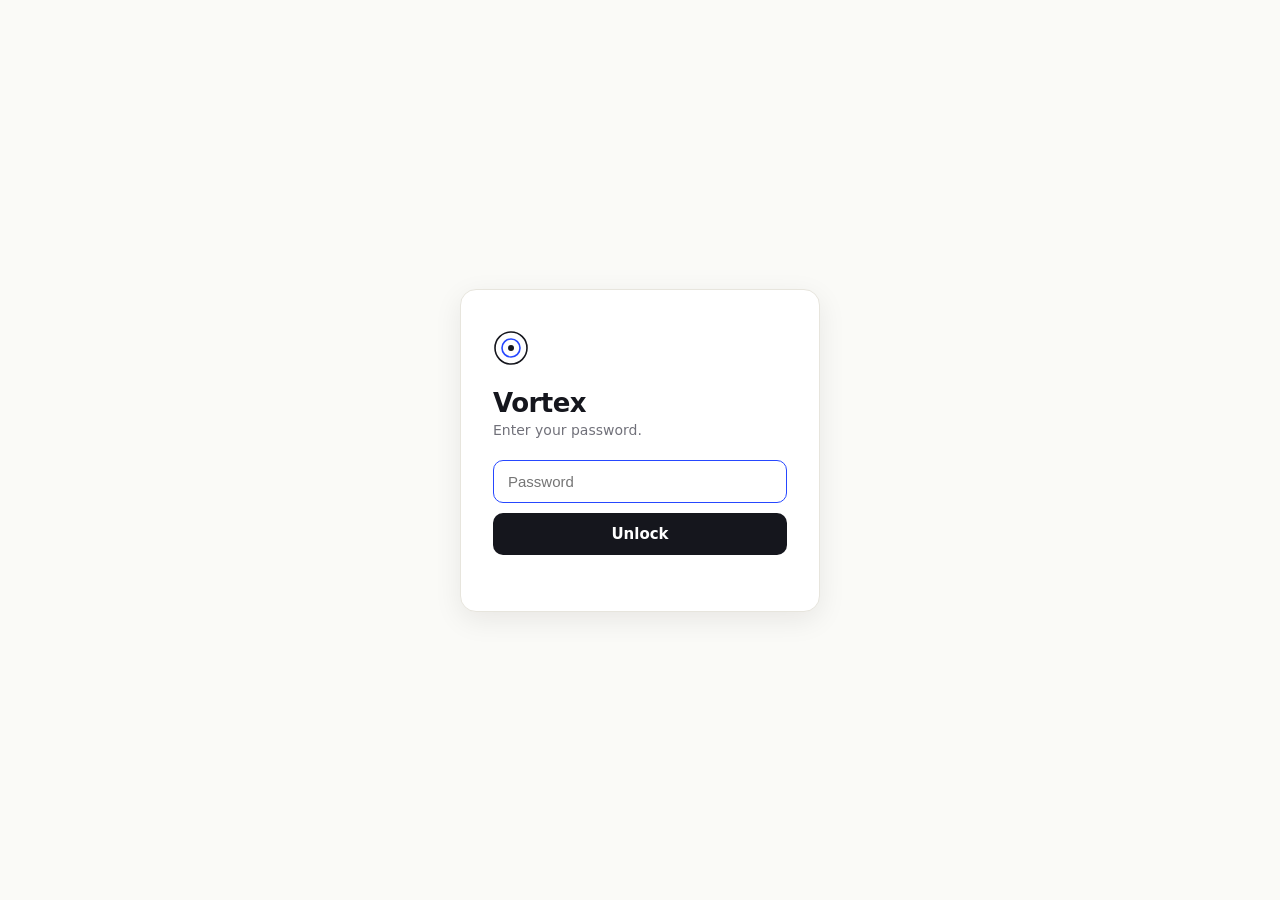
<file: index.html>
<!DOCTYPE html>
<html lang="en">
<head>
<meta charset="UTF-8" />
<meta name="viewport" content="width=device-width, initial-scale=1.0" />
<title>Vortex</title>
<style>
  :root {
    --bg:        #fafaf7;
    --surface:   #ffffff;
    --ink:       #15161d;
    --ink-soft:  #3a3a44;
    --muted:     #71717a;
    --line:      #e7e5dd;
    --line-soft: #f1efe8;
    --accent:    #2647ff;
    --accent-soft: #eef0ff;
    --warn:      #c9591a;
    --good:      #1d7a47;
    --save:      #b07d10;
    --shadow-sm: 0 1px 2px rgba(20, 16, 8, 0.04);
    --shadow:    0 8px 28px rgba(20, 16, 8, 0.08);
    --shadow-lg: 0 24px 60px rgba(20, 16, 8, 0.18);
    --radius:    14px;
    --radius-sm: 8px;
  }
  * { box-sizing: border-box; }
  html, body { margin: 0; padding: 0; }
  body {
    font-family: "Inter", -apple-system, BlinkMacSystemFont, "Segoe UI", system-ui, sans-serif;
    color: var(--ink);
    background: var(--bg);
    min-height: 100vh;
    -webkit-font-smoothing: antialiased;
    text-rendering: optimizeLegibility;
  }
  button { font-family: inherit; cursor: pointer; }
  .hidden { display: none !important; }
  a { color: var(--accent); text-decoration: none; }
  a:hover { text-decoration: underline; }

  /* ── Lock screen ─────────────────────────────────────────────── */
  #lock {
    position: fixed; inset: 0; z-index: 200;
    display: flex; align-items: center; justify-content: center;
    background: var(--bg);
  }
  .lock-card {
    background: var(--surface);
    border: 1px solid var(--line);
    border-radius: 16px;
    padding: 40px 32px 28px;
    width: min(360px, 90vw);
    box-shadow: var(--shadow);
  }
  .lock-mark { width: 36px; height: 36px; margin-bottom: 22px; display: block; }
  .lock-card h1 { margin: 0 0 4px; font-size: 26px; font-weight: 700; letter-spacing: -0.02em; }
  .lock-card .lock-sub { color: var(--muted); margin: 0 0 22px; font-size: 14px; }
  .lock-card input {
    width: 100%; padding: 12px 14px;
    border: 1.5px solid var(--line); border-radius: 10px;
    background: var(--bg); color: var(--ink);
    font-size: 15px; outline: none;
    transition: border-color 0.15s, background 0.15s;
  }
  .lock-card input:focus { border-color: var(--accent); background: white; }
  .lock-card button[type="submit"] {
    margin-top: 10px; width: 100%; padding: 12px 14px;
    border: none; border-radius: 10px;
    background: var(--ink); color: white;
    font-weight: 600; font-size: 15px;
  }
  .lock-card button[type="submit"]:hover { opacity: 0.88; }
  .lock-error { color: var(--warn); margin-top: 10px; font-size: 13px; min-height: 18px; }

  /* ── Topbar ──────────────────────────────────────────────────── */
  header.topbar {
    display: flex; align-items: center; gap: 14px;
    padding: 12px 22px;
    border-bottom: 1px solid var(--line);
    background: var(--bg);
    position: sticky; top: 0; z-index: 30;
  }
  .icon-btn {
    background: transparent; border: 1px solid transparent;
    width: 36px; height: 36px;
    border-radius: 8px;
    display: inline-flex; align-items: center; justify-content: center;
    color: var(--ink);
    transition: background 0.12s, border-color 0.12s;
  }
  .icon-btn:hover { background: var(--line-soft); }
  .icon-btn svg { width: 18px; height: 18px; }
  .brand {
    display: flex; align-items: center; gap: 8px;
    cursor: pointer; user-select: none;
  }
  .brand svg { width: 22px; height: 22px; }
  .brand span { font-size: 14px; font-weight: 700; letter-spacing: 0.06em; }
  .topbar-spacer { flex: 1; }
  .topbar-meta { font-size: 12px; color: var(--muted); font-variant-numeric: tabular-nums; white-space: nowrap; }

  /* ── Drawer ──────────────────────────────────────────────────── */
  .scrim {
    position: fixed; inset: 0; background: rgba(20,16,8,0.34);
    z-index: 80; opacity: 0; pointer-events: none;
    transition: opacity 0.18s;
  }
  .scrim.show { opacity: 1; pointer-events: auto; }
  .drawer {
    position: fixed; top: 0; bottom: 0; left: 0;
    width: 280px; background: var(--surface);
    border-right: 1px solid var(--line);
    z-index: 90;
    transform: translateX(-100%);
    transition: transform 0.22s cubic-bezier(.4,.0,.2,1);
    display: flex; flex-direction: column;
    box-shadow: var(--shadow-lg);
  }
  .drawer.open { transform: translateX(0); }
  .drawer-head {
    display: flex; align-items: center; justify-content: space-between;
    padding: 14px 16px;
    border-bottom: 1px solid var(--line);
  }
  .drawer-head .brand { padding: 0; }
  .drawer-body { flex: 1; overflow-y: auto; padding: 12px 10px; }
  .drawer-foot { padding: 12px 10px; border-top: 1px solid var(--line); }
  .nav-label {
    font-size: 11px; text-transform: uppercase; letter-spacing: 0.12em;
    color: var(--muted); font-weight: 600;
    padding: 14px 10px 6px;
  }
  .nav-btn {
    display: flex; align-items: center; gap: 10px;
    width: 100%; padding: 9px 10px;
    background: transparent; border: none;
    color: var(--ink); text-align: left;
    border-radius: 8px;
    font-size: 14px; font-weight: 500;
    transition: background 0.12s;
  }
  .nav-btn:hover { background: var(--line-soft); }
  .nav-btn.active { background: var(--accent-soft); color: var(--accent); font-weight: 600; }
  .nav-dot { width: 6px; height: 6px; border-radius: 50%; background: currentColor; opacity: 0.45; flex: none; }
  .nav-divider { height: 1px; background: var(--line); margin: 10px 6px; border: 0; }

  /* ── Main ────────────────────────────────────────────────────── */
  main#main { padding: 28px 22px 80px; max-width: 880px; margin: 0 auto; }
  .page-head { margin-bottom: 26px; }
  .page-head h1 { margin: 0 0 4px; font-size: 26px; font-weight: 700; letter-spacing: -0.02em; }
  .page-head p { margin: 0; color: var(--muted); font-size: 14.5px; }

  /* ── Dashboard cards ─────────────────────────────────────────── */
  .nav-grid {
    display: grid;
    grid-template-columns: repeat(auto-fill, minmax(220px, 1fr));
    gap: 10px;
    margin-bottom: 28px;
  }
  .nav-card {
    background: var(--surface);
    border: 1px solid var(--line);
    border-radius: var(--radius);
    padding: 16px 16px 14px;
    text-align: left;
    transition: border-color 0.12s, background 0.12s;
  }
  .nav-card:hover { border-color: #cfccc1; background: var(--surface); }
  .nav-card .nav-card-row { display: flex; align-items: center; gap: 8px; margin-bottom: 6px; }
  .nav-card .mark {
    width: 8px; height: 8px; border-radius: 50%; background: var(--ink); flex: none;
  }
  .nav-card.workspace .mark { background: var(--accent); }
  .nav-card.discover .mark  { background: var(--ink); opacity: 0.5; }
  .nav-card.library  .mark  { background: var(--save); }
  .nav-card h3 { margin: 0; font-size: 15px; font-weight: 700; letter-spacing: -0.01em; }
  .nav-card p  { margin: 4px 0 0; color: var(--muted); font-size: 13px; line-height: 1.5; }

  .group-label {
    font-size: 11px; text-transform: uppercase; letter-spacing: 0.12em;
    color: var(--muted); font-weight: 600; margin: 24px 0 10px;
  }

  /* ── Section items ───────────────────────────────────────────── */
  .section-tabs {
    display: inline-flex;
    background: var(--surface);
    border: 1px solid var(--line);
    border-radius: 999px;
    padding: 3px;
    gap: 2px;
    margin-bottom: 22px;
  }
  .refresh-row {
    display: flex; align-items: center; gap: 12px; flex-wrap: wrap;
    margin-bottom: 22px;
  }
  .refresh-row .section-tabs { margin-bottom: 0; }
  .refresh-btn {
    display: inline-flex; align-items: center; gap: 7px;
    background: var(--surface); color: var(--ink);
    border: 1px solid var(--line);
    padding: 7px 13px; border-radius: 999px;
    font-size: 13px; font-weight: 600;
  }
  .refresh-btn:hover { background: var(--line-soft); }
  .refresh-btn:disabled { opacity: 0.6; cursor: progress; }
  .refresh-btn svg { width: 13px; height: 13px; }
  .refresh-btn.spinning svg { animation: spin 0.9s linear infinite; }
  @keyframes spin { to { transform: rotate(360deg); } }
  .refresh-status {
    font-size: 12px; color: var(--muted); font-variant-numeric: tabular-nums;
  }
  .refresh-status.error { color: var(--warn); cursor: pointer; text-decoration: underline; text-decoration-style: dotted; text-underline-offset: 3px; }
  .refresh-errors {
    width: 100%;
    margin-top: 8px;
    padding: 0;
    font-size: 12px;
    color: var(--muted);
    display: none;
    background: var(--surface);
    border: 1px solid var(--line);
    border-radius: 8px;
    font-family: ui-monospace, "SF Mono", Menlo, monospace;
  }
  .refresh-errors.open { display: block; padding: 10px 12px; }
  .refresh-errors .feed-line { padding: 4px 0; border-bottom: 1px dashed var(--line); }
  .refresh-errors .feed-line:last-child { border-bottom: 0; }
  .refresh-errors .feed-host { color: var(--ink); font-weight: 600; }
  .refresh-errors .feed-attempt { display: block; padding-left: 10px; color: var(--muted); }
  .refresh-errors .feed-ok { color: #2c8a4a; }

  /* Custom modal (replaces native prompt/confirm) */
  .modal-backdrop {
    position: fixed; inset: 0;
    background: rgba(15, 18, 26, 0.42);
    backdrop-filter: blur(4px);
    -webkit-backdrop-filter: blur(4px);
    display: flex; align-items: center; justify-content: center;
    z-index: 200;
    animation: modalFade 0.14s ease-out;
  }
  @keyframes modalFade { from { opacity: 0; } to { opacity: 1; } }
  .modal {
    background: var(--bg);
    border: 1px solid var(--line);
    border-radius: 14px;
    box-shadow: 0 24px 60px -12px rgba(15, 18, 26, 0.35);
    width: min(420px, calc(100vw - 32px));
    max-height: calc(100vh - 32px);
    overflow: auto;
    padding: 22px;
    animation: modalRise 0.18s cubic-bezier(.2,.8,.2,1);
  }
  @keyframes modalRise { from { transform: translateY(8px); opacity: 0; } to { transform: none; opacity: 1; } }
  .modal h3 {
    margin: 0 0 4px; font-size: 17px; font-weight: 600; color: var(--ink);
  }
  .modal .modal-sub {
    margin: 0 0 16px; font-size: 13px; color: var(--muted);
  }
  .modal-options { display: flex; flex-direction: column; gap: 6px; margin-bottom: 16px; }
  .modal-option {
    text-align: left;
    background: var(--surface);
    border: 1px solid var(--line);
    border-radius: 10px;
    padding: 11px 13px;
    font-size: 14px;
    font-weight: 500;
    color: var(--ink);
    transition: background 0.1s, border-color 0.1s;
  }
  .modal-option:hover, .modal-option:focus-visible {
    background: var(--line-soft);
    border-color: var(--ink);
    outline: none;
  }
  .modal-field { display: flex; flex-direction: column; gap: 5px; margin-bottom: 12px; }
  .modal-field label {
    font-size: 12px; font-weight: 600; color: var(--muted);
    text-transform: uppercase; letter-spacing: 0.04em;
  }
  .modal-field input {
    background: var(--surface);
    border: 1px solid var(--line);
    border-radius: 8px;
    padding: 9px 11px;
    font-size: 14px; color: var(--ink);
    font-family: inherit;
  }
  .modal-field input:focus {
    outline: none; border-color: var(--ink);
  }
  .modal-actions {
    display: flex; justify-content: flex-end; gap: 8px; margin-top: 4px;
  }
  .modal-actions button {
    padding: 8px 16px; border-radius: 8px; font-size: 14px; font-weight: 600;
    border: 1px solid var(--line);
  }
  .modal-actions .btn-cancel { background: transparent; color: var(--muted); }
  .modal-actions .btn-cancel:hover { background: var(--line-soft); color: var(--ink); }
  .modal-actions .btn-ok { background: var(--ink); color: var(--bg); border-color: var(--ink); }
  .modal-actions .btn-ok:hover { opacity: 0.88; }
  .tab-btn {
    background: transparent; border: none;
    padding: 7px 14px; border-radius: 999px;
    font-size: 13px; font-weight: 600; color: var(--muted);
  }
  .tab-btn:hover { color: var(--ink); }
  .tab-btn.active { background: var(--ink); color: white; }
  .tab-count {
    margin-left: 6px; padding: 1px 7px; border-radius: 999px; font-size: 11px;
    background: var(--line-soft); color: var(--muted);
  }
  .tab-btn.active .tab-count { background: rgba(255,255,255,0.18); color: white; }

  .items {
    display: grid;
    grid-template-columns: repeat(auto-fill, minmax(280px, 1fr));
    gap: 12px;
  }
  .item {
    background: var(--surface);
    border: 1px solid var(--line);
    border-radius: var(--radius);
    padding: 16px 16px 12px;
    display: flex; flex-direction: column;
    transition: border-color 0.12s;
  }
  .item:hover { border-color: #cfccc1; }
  .item.starred { border-color: var(--save); box-shadow: 0 0 0 1px var(--save) inset; }
  .item-tag {
    font-size: 10.5px; font-weight: 600;
    text-transform: uppercase; letter-spacing: 0.1em;
    color: var(--muted); margin-bottom: 6px;
  }
  .item h4 { margin: 0 0 6px; font-size: 15px; font-weight: 700; line-height: 1.35; letter-spacing: -0.01em; }
  .item p { margin: 0 0 12px; color: var(--ink-soft); font-size: 13px; line-height: 1.55; flex: 1; }
  .item-foot {
    display: flex; align-items: center; justify-content: space-between;
    border-top: 1px solid var(--line-soft); padding-top: 8px; gap: 8px;
  }
  .item-link { font-size: 12px; font-weight: 600; }
  .item-date { color: var(--muted); font-size: 12px; }
  .vote-row { display: flex; gap: 4px; }
  .vote-btn {
    width: 28px; height: 28px;
    display: inline-flex; align-items: center; justify-content: center;
    background: transparent; border: 1px solid var(--line); border-radius: 8px;
    color: var(--muted);
    transition: background 0.12s, color 0.12s, border-color 0.12s;
  }
  .vote-btn:hover { background: var(--line-soft); color: var(--ink); }
  .vote-btn svg { width: 13px; height: 13px; }
  .vote-btn.active.up   { background: #e7faef; border-color: #88d6a4; color: var(--good); }
  .vote-btn.active.down { background: #fde8e7; border-color: #f0a7a3; color: var(--warn); }
  .vote-btn.active.save { background: #fff5dd; border-color: #f1c869; color: var(--save); }

  .empty {
    background: var(--surface);
    border: 1px dashed var(--line);
    border-radius: var(--radius);
    padding: 40px 24px;
    text-align: center;
    color: var(--muted);
    font-size: 14px;
  }
  .empty strong { display: block; color: var(--ink); font-size: 15px; margin-bottom: 4px; font-weight: 700; }

  .starred-group { margin-bottom: 24px; }
  .starred-group h3 {
    margin: 0 0 10px;
    font-size: 12px; text-transform: uppercase; letter-spacing: 0.12em;
    color: var(--muted); font-weight: 700;
    display: flex; align-items: center; gap: 8px;
  }
  .starred-group h3 .pill {
    background: var(--line-soft); color: var(--ink);
    padding: 1px 8px; border-radius: 999px;
    font-size: 11px; letter-spacing: 0.06em;
  }

  /* ── Reminders ───────────────────────────────────────────────── */
  .panel {
    background: var(--surface); border: 1px solid var(--line);
    border-radius: var(--radius); padding: 22px;
  }
  .reminder-form { display: flex; gap: 8px; flex-wrap: wrap; margin-bottom: 16px; }
  .reminder-form input[type="text"] { flex: 2 1 220px; }
  .reminder-form input[type="date"] { flex: 1 1 140px; }
  .reminder-form input {
    padding: 10px 12px; border: 1.5px solid var(--line); border-radius: 10px;
    background: var(--bg); color: var(--ink); font-size: 14px; outline: none;
    font-family: inherit;
  }
  .reminder-form input:focus { border-color: var(--accent); background: white; }
  .reminder-form button {
    padding: 10px 18px; background: var(--ink); color: white;
    border: none; border-radius: 10px; font-weight: 600; font-size: 14px;
  }
  .reminder-form button:hover { opacity: 0.88; }
  .reminder-list { list-style: none; padding: 0; margin: 0; }
  .reminder-item {
    display: flex; align-items: center; gap: 12px;
    padding: 12px 14px; background: var(--bg);
    border: 1px solid var(--line); border-radius: 10px; margin-bottom: 8px;
  }
  .reminder-item.done { opacity: 0.55; }
  .reminder-item.done .reminder-text { text-decoration: line-through; }
  .reminder-item input[type="checkbox"] { width: 18px; height: 18px; accent-color: var(--ink); }
  .reminder-text { flex: 1; font-size: 14px; }
  .reminder-date {
    font-size: 11px; color: var(--muted); background: var(--surface);
    padding: 3px 9px; border-radius: 999px; font-weight: 600;
    border: 1px solid var(--line);
  }
  .reminder-date.overdue { color: var(--warn); border-color: #f0a7a3; background: #fde8e7; }
  .reminder-delete { background: transparent; border: none; color: var(--muted); font-size: 18px; line-height: 1; padding: 4px 8px; }
  .reminder-delete:hover { color: var(--warn); }

  /* ── Studio: library ─────────────────────────────────────────── */
  .lib-toolbar { display: flex; align-items: center; justify-content: space-between; margin-bottom: 18px; gap: 10px; flex-wrap: wrap; }
  .btn-primary {
    background: var(--ink); color: white; border: none;
    padding: 9px 14px; border-radius: 9px;
    font-weight: 600; font-size: 13.5px;
    display: inline-flex; align-items: center; gap: 7px;
  }
  .btn-primary:hover { opacity: 0.88; }
  .btn-primary svg { width: 14px; height: 14px; }
  .btn-secondary {
    background: var(--surface); color: var(--ink);
    border: 1px solid var(--line); padding: 9px 14px; border-radius: 9px;
    font-weight: 600; font-size: 13.5px;
    display: inline-flex; align-items: center; gap: 7px;
  }
  .btn-secondary:hover { background: var(--line-soft); }
  .btn-ghost {
    background: transparent; color: var(--muted);
    border: none; padding: 6px 10px; border-radius: 8px;
    font-size: 13px; font-weight: 500;
    display: inline-flex; align-items: center; gap: 6px;
  }
  .btn-ghost:hover { background: var(--line-soft); color: var(--ink); }
  .btn-ghost svg { width: 14px; height: 14px; }

  .book-grid {
    display: grid;
    grid-template-columns: repeat(auto-fill, minmax(160px, 1fr));
    gap: 16px;
  }
  .book-card { background: transparent; border: none; padding: 0; text-align: left; }
  .book-cover-thumb {
    width: 100%; aspect-ratio: 2 / 3;
    border-radius: 8px;
    display: flex; flex-direction: column; justify-content: space-between;
    padding: 14px;
    color: white;
    box-shadow: var(--shadow);
    transition: transform 0.15s, box-shadow 0.15s;
    overflow: hidden;
    position: relative;
  }
  .book-card:hover .book-cover-thumb { transform: translateY(-3px); box-shadow: var(--shadow-lg); }
  .book-cover-thumb .cv-title { font-size: 16px; font-weight: 700; letter-spacing: -0.01em; line-height: 1.2; word-break: break-word; }
  .book-cover-thumb .cv-author { font-size: 11px; letter-spacing: 0.08em; text-transform: uppercase; opacity: 0.85; }
  .book-card .book-meta { padding: 10px 2px 0; }
  .book-card .book-meta .bm-title { font-size: 14px; font-weight: 600; margin: 0; letter-spacing: -0.01em; }
  .book-card .book-meta .bm-sub { font-size: 12px; color: var(--muted); margin: 2px 0 0; }

  /* ── Studio: editor (book workspace) ─────────────────────────── */
  .studio-view {
    position: fixed;
    inset: 0;
    background: var(--bg);
    display: flex; flex-direction: column;
    z-index: 60;          /* above the main topbar */
  }
  .studio-bar {
    display: flex; align-items: center; gap: 10px;
    padding: 10px 18px;
    background: var(--surface);
    border-bottom: 1px solid var(--line);
    flex: none;
  }
  .studio-bar .sb-title { font-size: 14px; font-weight: 600; letter-spacing: -0.005em; }
  .studio-bar .sb-spacer { flex: 1; }
  .studio-bar .sb-meta { font-size: 12px; color: var(--muted); font-variant-numeric: tabular-nums; }
  .studio-body {
    flex: 1; min-height: 0;
    display: grid;
    grid-template-columns: 280px 1fr;
  }
  .studio-body.outline-collapsed { grid-template-columns: 0 1fr; }
  .studio-body.outline-collapsed .outline { display: none; }

  .outline {
    background: var(--surface);
    border-right: 1px solid var(--line);
    overflow-y: auto;
    padding: 10px 8px 24px;
  }
  .outline-group-label {
    font-size: 11px; text-transform: uppercase; letter-spacing: 0.12em;
    color: var(--muted); font-weight: 600;
    padding: 14px 10px 4px;
    display: flex; align-items: center; justify-content: space-between;
  }
  .outline-group-label .add-mini {
    background: transparent; border: 1px solid var(--line);
    border-radius: 6px; padding: 0 6px; height: 22px;
    color: var(--muted); font-size: 12px; line-height: 1; cursor: pointer;
  }
  .outline-group-label .add-mini:hover { background: var(--line-soft); color: var(--ink); }
  .outline-row {
    display: flex; align-items: center; gap: 6px;
    padding: 7px 8px;
    border-radius: 7px;
    cursor: pointer;
    font-size: 13.5px;
    color: var(--ink-soft);
    position: relative;
  }
  .outline-row:hover { background: var(--line-soft); }
  .outline-row.active { background: var(--accent-soft); color: var(--accent); font-weight: 600; }
  .outline-row .or-title { flex: 1; min-width: 0; overflow: hidden; text-overflow: ellipsis; white-space: nowrap; }
  .outline-row .or-words { font-size: 11px; color: var(--muted); margin-right: 4px; font-variant-numeric: tabular-nums; }
  .outline-row .or-actions {
    display: none; gap: 2px;
  }
  .outline-row:hover .or-actions { display: inline-flex; }
  .outline-row .or-actions button {
    background: transparent; border: none; color: var(--muted);
    padding: 2px 4px; border-radius: 4px; line-height: 1;
  }
  .outline-row .or-actions button:hover { background: var(--bg); color: var(--ink); }
  .outline-row .or-actions svg { width: 12px; height: 12px; }
  .outline-row .or-rename-input {
    flex: 1;
    background: var(--surface); border: 1px solid var(--accent);
    border-radius: 6px; padding: 3px 6px; font-size: 13.5px; outline: none; color: var(--ink);
    font-family: inherit;
  }

  .editor-pane {
    overflow-y: auto;
    padding: 28px 16px 80px;
    background: var(--bg);
  }
  .editor-shell {
    max-width: 720px; margin: 0 auto;
    background: var(--surface);
    border: 1px solid var(--line);
    border-radius: 12px;
    padding: 28px 36px 36px;
    box-shadow: var(--shadow-sm);
  }
  .editor-eyebrow {
    font-size: 11px; text-transform: uppercase; letter-spacing: 0.16em;
    color: var(--muted); font-weight: 600; margin: 0 0 6px;
  }
  .editor-heading {
    font-size: 26px; font-weight: 700; letter-spacing: -0.015em;
    margin: 0 0 22px;
    background: transparent; border: none; padding: 0; outline: none;
    width: 100%; color: var(--ink);
    font-family: inherit;
  }
  .editor-toolbar {
    position: sticky; top: 0; z-index: 5;
    background: var(--surface);
    border-bottom: 1px solid var(--line-soft);
    padding: 6px 0 8px; margin: -8px 0 14px;
    display: flex; gap: 4px; flex-wrap: wrap;
  }
  .editor-toolbar button {
    background: transparent; border: 1px solid transparent;
    padding: 5px 9px; border-radius: 6px;
    font-size: 13px; color: var(--ink-soft); font-weight: 600;
  }
  .editor-toolbar button:hover { background: var(--line-soft); color: var(--ink); }
  .editor-toolbar .sep { width: 1px; background: var(--line); margin: 4px 4px; }
  .editor-content {
    min-height: 360px;
    font-family: "Iowan Old Style", "Charter", Georgia, "Times New Roman", serif;
    font-size: 17px; line-height: 1.7; color: var(--ink);
    outline: none;
  }
  .editor-content p  { margin: 0 0 0.85em; text-indent: 1.5em; }
  .editor-content p:first-child { text-indent: 0; }
  .editor-content h2 {
    text-indent: 0;
    text-align: center; font-weight: 600; letter-spacing: 0.04em;
    margin: 1.6em 0 1em; font-size: 1em;
    text-transform: uppercase;
  }
  .editor-content blockquote {
    margin: 0 0 0.85em 1.5em; padding: 0 0 0 14px;
    border-left: 2px solid var(--line);
    color: var(--ink-soft); font-style: italic;
  }
  .editor-content hr {
    border: 0; height: 1px; background: var(--line);
    margin: 2em auto; width: 80px;
  }
  .editor-empty {
    color: var(--muted); font-style: italic;
    pointer-events: none;
  }

  /* Cover editor */
  .cover-editor { display: grid; grid-template-columns: minmax(180px, 240px) 1fr; gap: 28px; align-items: start; }
  .cover-preview {
    aspect-ratio: 2 / 3; border-radius: 10px;
    box-shadow: var(--shadow);
    color: white;
    padding: 22px; display: flex; flex-direction: column; justify-content: space-between;
  }
  .cover-preview .cp-title { font-size: 22px; font-weight: 700; letter-spacing: -0.01em; line-height: 1.15; }
  .cover-preview .cp-author { font-size: 11px; letter-spacing: 0.12em; text-transform: uppercase; opacity: 0.9; }
  .cover-form .field { display: block; margin-bottom: 14px; }
  .cover-form label { display: block; font-size: 12px; font-weight: 600; color: var(--muted); margin-bottom: 5px; text-transform: uppercase; letter-spacing: 0.06em; }
  .cover-form input[type="text"] {
    width: 100%; padding: 10px 12px; border: 1.5px solid var(--line); border-radius: 9px;
    background: var(--bg); color: var(--ink); font-size: 14px; outline: none; font-family: inherit;
  }
  .cover-form input:focus { border-color: var(--accent); background: white; }
  .swatches { display: flex; gap: 6px; flex-wrap: wrap; }
  .swatch {
    width: 30px; height: 30px; border-radius: 50%;
    border: 2px solid transparent;
    cursor: pointer;
  }
  .swatch.selected { border-color: var(--ink); }

  .cover-preview { position: relative; }
  .cover-preview .cp-text {
    position: relative; z-index: 1;
    text-shadow: 0 1px 2px rgba(0,0,0,0.4);
  }
  .cover-preview.has-image::before {
    content: ""; position: absolute; inset: 0;
    background: linear-gradient(180deg, rgba(0,0,0,0.0) 30%, rgba(0,0,0,0.55) 100%);
    border-radius: inherit;
  }
  .book-cover-thumb { position: relative; }
  .book-cover-thumb.has-image::before {
    content: ""; position: absolute; inset: 0;
    background: linear-gradient(180deg, rgba(0,0,0,0.0) 30%, rgba(0,0,0,0.55) 100%);
    border-radius: inherit;
  }
  .book-cover-thumb .cv-title,
  .book-cover-thumb .cv-author { position: relative; z-index: 1; text-shadow: 0 1px 2px rgba(0,0,0,0.4); }
  .image-row {
    display: flex; gap: 8px; align-items: center; flex-wrap: wrap;
  }
  .file-label {
    display: inline-flex; align-items: center; gap: 7px;
    background: var(--surface); color: var(--ink);
    border: 1px solid var(--line); padding: 8px 12px; border-radius: 9px;
    font-weight: 600; font-size: 13px; cursor: pointer;
  }
  .file-label:hover { background: var(--line-soft); }
  .file-label svg { width: 14px; height: 14px; }
  .file-label input { display: none; }
  .link-danger {
    background: transparent; border: none; color: var(--warn);
    font-size: 12.5px; font-weight: 600; padding: 6px 8px; cursor: pointer; border-radius: 6px;
  }
  .link-danger:hover { background: #fde8e7; }

  /* Always-visible stats bar */
  .studio-foot {
    flex: none;
    display: flex; align-items: center; gap: 14px;
    padding: 9px 18px;
    background: var(--surface);
    border-top: 1px solid var(--line);
    font-size: 12.5px; color: var(--muted);
    font-variant-numeric: tabular-nums;
  }
  .studio-foot .stat strong { color: var(--ink); font-weight: 600; margin-right: 3px; }
  .studio-foot .scope { color: var(--muted); margin-right: 4px; font-size: 11.5px; text-transform: uppercase; letter-spacing: 0.08em; font-weight: 600; }
  .studio-foot .sep-dot { width: 3px; height: 3px; border-radius: 50%; background: currentColor; opacity: 0.4; }
  .studio-foot .spacer { flex: 1; }
  .studio-foot .scope-toggle {
    background: transparent; border: 1px solid var(--line);
    color: var(--muted); font-weight: 600;
    padding: 3px 9px; border-radius: 999px; font-size: 11.5px;
    text-transform: uppercase; letter-spacing: 0.08em;
  }
  .studio-foot .scope-toggle:hover { background: var(--line-soft); color: var(--ink); }

  @media (max-width: 720px) {
    .studio-body { grid-template-columns: 1fr; }
    .outline { position: fixed; top: 60px; bottom: 0; left: 0; width: 280px;
               transform: translateX(-100%); transition: transform 0.2s; z-index: 25; box-shadow: var(--shadow-lg); }
    .outline.open { transform: translateX(0); }
    .editor-shell { padding: 22px; }
    .cover-editor { grid-template-columns: 1fr; }
  }

  /* ── The Machine ─────────────────────────────────────────────── */
  .mc-bar {
    display: flex; align-items: center; gap: 10px; flex-wrap: wrap;
    margin-bottom: 22px;
  }
  .mc-bar .spacer { flex: 1; }
  .mc-btn {
    border: 1px solid var(--line); background: var(--surface);
    color: var(--ink); font-weight: 600; font-size: 13.5px;
    padding: 8px 14px; border-radius: 999px; transition: background .12s, border-color .12s;
  }
  .mc-btn:hover { background: var(--line-soft); }
  .mc-btn.primary { background: var(--ink); color: var(--bg); border-color: var(--ink); }
  .mc-btn.primary:hover { opacity: .88; }
  .mc-btn.ghost { border-color: transparent; color: var(--muted); }
  .mc-btn.ghost:hover { color: var(--ink); background: var(--line-soft); }

  .mc-cat { display:inline-flex; align-items:center; gap:6px; font-size:12px; font-weight:700;
    text-transform:uppercase; letter-spacing:.06em; padding:3px 9px; border-radius:999px; }
  .mc-cat .dot { width:7px; height:7px; border-radius:50%; background: currentColor; }
  .mc-cat.builder    { color:#2647ff; background:#eef0ff; }
  .mc-cat.athlete    { color:#1d7a47; background:#e6f4ec; }
  .mc-cat.creator    { color:#9b3d8c; background:#f6ecf5; }
  .mc-cat.scholar    { color:#b07d10; background:#fbf3df; }
  .mc-cat.discipline { color:#c9591a; background:#fbede3; }

  .mc-grid { display:grid; gap:14px; }
  @media (min-width:720px){ .mc-grid.two { grid-template-columns: 1fr 1fr; } }

  .mc-card {
    background: var(--surface); border: 1px solid var(--line);
    border-radius: var(--radius); padding: 18px 18px;
    box-shadow: var(--shadow-sm);
  }
  .mc-card h3 { margin: 0 0 2px; font-size: 16px; font-weight: 700; letter-spacing: -0.01em; }
  .mc-card .mc-sub { color: var(--muted); font-size: 13px; margin: 0 0 12px; }
  .mc-card.clickable { cursor: pointer; transition: border-color .12s, transform .08s; text-align:left; width:100%; }
  .mc-card.clickable:hover { border-color: #cfccc1; }
  .mc-card.clickable:active { transform: translateY(1px); }

  .mc-arc { display:flex; align-items:center; gap:8px; font-size:12px; font-weight:700;
    text-transform:uppercase; letter-spacing:.08em; color:var(--muted); margin-bottom:6px; }
  .mc-status { display:inline-flex; align-items:center; gap:6px; font-size:13px; font-weight:600; }
  .mc-status .dot { width:8px; height:8px; border-radius:50%; }
  .mc-status.ontrack { color: var(--good); } .mc-status.ontrack .dot { background: var(--good); }
  .mc-status.behind  { color: var(--warn); } .mc-status.behind  .dot { background: var(--warn); }

  .mc-warn { background:#fbede3; border:1px solid #f0c9ad; color:#9a4313;
    border-radius: var(--radius-sm); padding:10px 12px; font-size:13.5px; line-height:1.5; margin-bottom:14px; }
  .mc-coach { background:#eef0ff; border:1px solid #cdd4ff; color:#23306e;
    border-radius: var(--radius-sm); padding:10px 12px; font-size:13.5px; line-height:1.5; }

  .mc-progress { height:8px; border-radius:999px; background: var(--line); overflow:hidden; margin:8px 0; }
  .mc-progress > i { display:block; height:100%; background: var(--accent); border-radius:999px; transition: width .3s; }

  .mc-metrics { display:flex; gap:18px; flex-wrap:wrap; margin-top:4px; }
  .mc-metric { font-variant-numeric: tabular-nums; }
  .mc-metric b { display:block; font-size:22px; font-weight:800; letter-spacing:-0.02em; }
  .mc-metric span { font-size:11.5px; color:var(--muted); text-transform:uppercase; letter-spacing:.06em; font-weight:600; }

  .mc-xp-row { display:flex; gap:8px; flex-wrap:wrap; }
  .mc-xp { flex:1 1 120px; border:1px solid var(--line); border-radius: var(--radius-sm); padding:10px 12px; }
  .mc-xp .lvl { font-size:11px; color:var(--muted); font-weight:700; text-transform:uppercase; letter-spacing:.06em; }
  .mc-xp b { font-size:18px; font-weight:800; }

  .mc-orders { list-style:none; margin:0; padding:0; }
  .mc-order { border:1px solid var(--line); border-radius: var(--radius-sm); padding:12px 14px; margin-bottom:10px; }
  .mc-order.done { opacity:.55; }
  .mc-order .mc-order-top { display:flex; align-items:flex-start; gap:10px; }
  .mc-order .mc-order-text { flex:1; font-size:15px; line-height:1.45; }
  .mc-order.done .mc-order-text { text-decoration: line-through; }
  .mc-order .mc-xp-badge { font-size:11px; font-weight:700; color:var(--save); white-space:nowrap; }
  .mc-order-actions { display:flex; gap:8px; flex-wrap:wrap; margin-top:10px; }
  .mc-order-actions button {
    border:1px solid var(--line); background: var(--surface); color: var(--ink-soft);
    font-size:12.5px; font-weight:600; padding:6px 11px; border-radius:999px;
  }
  .mc-order-actions button:hover { background: var(--line-soft); }
  .mc-order-actions button.done { border-color: var(--good); color: var(--good); }
  .mc-order-actions button.done:hover { background: var(--good); color:white; }

  .mc-stage { display:flex; gap:12px; align-items:flex-start; padding:12px 0; border-top:1px solid var(--line-soft); }
  .mc-stage:first-child { border-top:0; }
  .mc-stage .mc-stage-num {
    width:26px; height:26px; border-radius:50%; flex:none; display:flex; align-items:center; justify-content:center;
    font-size:12px; font-weight:800; border:2px solid var(--line); color:var(--muted); background:var(--surface);
  }
  .mc-stage.done .mc-stage-num { background:var(--good); border-color:var(--good); color:white; }
  .mc-stage.current .mc-stage-num { border-color:var(--accent); color:var(--accent); }
  .mc-stage .mc-stage-body h4 { margin:0 0 2px; font-size:14.5px; font-weight:700; }
  .mc-stage.current .mc-stage-body h4 { color:var(--accent); }
  .mc-stage .mc-stage-body p { margin:0; color:var(--muted); font-size:13px; line-height:1.5; }

  .mc-missions { list-style:none; margin:0; padding:0; }
  .mc-mission { display:flex; align-items:flex-start; gap:10px; padding:10px 0; border-top:1px solid var(--line-soft); }
  .mc-mission:first-child { border-top:0; }
  .mc-mission input { margin-top:3px; width:17px; height:17px; flex:none; accent-color: var(--accent); }
  .mc-mission.done .mc-mission-text { text-decoration: line-through; color: var(--muted); }
  .mc-mission-text { font-size:14.5px; line-height:1.45; }

  .mc-form label { display:block; font-size:13px; font-weight:600; color:var(--ink-soft); margin:14px 0 6px; }
  .mc-form input[type=text], .mc-form input[type=date], .mc-form textarea, .mc-form select {
    width:100%; padding:10px 12px; border:1.5px solid var(--line); border-radius:10px;
    background: var(--bg); color: var(--ink); font-size:14.5px; font-family:inherit; outline:none;
  }
  .mc-form textarea { min-height:60px; resize:vertical; line-height:1.5; }
  .mc-form input:focus, .mc-form textarea:focus, .mc-form select:focus { border-color: var(--accent); background:white; }
  .mc-form .mc-cat-pick { display:flex; gap:8px; flex-wrap:wrap; }
  .mc-form .mc-cat-pick button {
    border:1.5px solid var(--line); background:var(--bg); color:var(--ink-soft);
    font-weight:600; font-size:13px; padding:8px 14px; border-radius:999px;
  }
  .mc-form .mc-cat-pick button.sel { border-color: var(--accent); background: var(--accent-soft); color: var(--accent); }
  .mc-spin { display:inline-block; width:15px; height:15px; border:2px solid var(--line); border-top-color:var(--accent);
    border-radius:50%; animation: mc-spin .7s linear infinite; vertical-align:-2px; margin-right:7px; }
  @keyframes mc-spin { to { transform: rotate(360deg); } }

  /* ── CubeFlow (colorful light) ───────────────────────────────── */
  .cf-wrap { --cf1:#ff2d6b; --cf2:#7b2dff; --cf3:#00b3ff; --cf4:#13c47a; --cf5:#ffb000; }
  .cf-hero {
    border-radius: 20px; padding: 22px 22px 20px; margin-bottom: 20px; color:#fff;
    background: linear-gradient(120deg,#ff2d6b 0%, #7b2dff 45%, #00b3ff 100%);
    box-shadow: 0 16px 40px rgba(123,45,255,0.25);
  }
  .cf-hero h1 { margin:0 0 4px; font-size:27px; font-weight:800; letter-spacing:-0.02em; }
  .cf-hero p { margin:0; opacity:0.92; font-size:14.5px; }
  .cf-hero .cf-stats { display:flex; gap:18px; margin-top:14px; flex-wrap:wrap; }
  .cf-hero .cf-stat b { display:block; font-size:22px; font-weight:800; font-variant-numeric:tabular-nums; }
  .cf-hero .cf-stat span { font-size:11px; text-transform:uppercase; letter-spacing:.07em; opacity:0.85; font-weight:700; }

  .cf-tabs { display:flex; gap:8px; flex-wrap:wrap; margin-bottom:18px; }
  .cf-tab {
    border:1.5px solid var(--line); background:var(--surface); color:var(--ink-soft);
    font-weight:700; font-size:13.5px; padding:9px 16px; border-radius:999px; transition:all .14s;
  }
  .cf-tab:hover { border-color:#cfccc1; }
  .cf-tab.active { color:#fff; border-color:transparent; background:linear-gradient(120deg,#ff2d6b,#7b2dff); box-shadow:0 6px 16px rgba(123,45,255,0.3); }

  .cf-card { background:var(--surface); border:1px solid var(--line); border-radius:16px; padding:20px; box-shadow:var(--shadow-sm); margin-bottom:16px; }
  .cf-card h3 { margin:0 0 10px; font-size:16px; font-weight:800; }
  .cf-grid { display:grid; gap:14px; } @media(min-width:760px){ .cf-grid.two{grid-template-columns:1fr 1fr;} }

  .cf-seg { display:inline-flex; background:var(--line-soft); border-radius:999px; padding:3px; gap:2px; }
  .cf-seg button { border:none; background:transparent; color:var(--muted); font-weight:700; font-size:12.5px; padding:6px 14px; border-radius:999px; }
  .cf-seg button.on { background:#fff; color:var(--ink); box-shadow:var(--shadow-sm); }

  /* 3D cube */
  .cf-stage { display:flex; align-items:center; justify-content:center; padding:18px; perspective:900px; }
  .cf-cube3d { position:relative; transform-style:preserve-3d; transition:none; }
  .cf-cubie { position:absolute; transform-style:preserve-3d; }
  .cf-face { position:absolute; border-radius:6px; border:2px solid rgba(0,0,0,0.55); background:#1a1a1f; box-shadow:inset 0 0 0 1px rgba(255,255,255,0.06); }
  .cf-face.U{background:#FFD500;} .cf-face.D{background:#fff;} .cf-face.F{background:#0051BA;}
  .cf-face.B{background:#009E60;} .cf-face.R{background:#C41E3A;} .cf-face.L{background:#FF5800;}
  .cf-face.X{background:#15161d;}

  .cf-timer-display { font-size:64px; font-weight:800; font-variant-numeric:tabular-nums; text-align:center; letter-spacing:-0.02em; line-height:1; padding:18px 0; }
  .cf-timer-display.ready{color:var(--cf4,#13c47a);} .cf-timer-display.set{color:var(--cf1,#ff2d6b);} .cf-timer-display.running{color:var(--ink);}
  .cf-scramble { text-align:center; font-size:18px; font-weight:600; letter-spacing:0.06em; color:var(--ink-soft); margin:6px 0 4px; line-height:1.6; word-spacing:4px; }
  .cf-hint { text-align:center; color:var(--muted); font-size:13px; }
  .cf-times { display:flex; flex-wrap:wrap; gap:7px; margin-top:12px; }
  .cf-time { background:var(--line-soft); border-radius:8px; padding:5px 10px; font-size:13px; font-variant-numeric:tabular-nums; font-weight:600; cursor:pointer; }
  .cf-time.dnf{ color:var(--muted); text-decoration:line-through; }
  .cf-avg-row { display:flex; gap:18px; flex-wrap:wrap; margin-top:6px; }
  .cf-avg b { font-size:20px; font-weight:800; font-variant-numeric:tabular-nums; } .cf-avg span{ font-size:11px; color:var(--muted); text-transform:uppercase; letter-spacing:.06em; font-weight:700; display:block; }

  .cf-alg { text-align:center; font-size:17px; font-weight:700; letter-spacing:0.04em; margin:10px 0; }
  .cf-alg .mv { display:inline-block; padding:3px 7px; margin:2px; border-radius:7px; background:var(--line-soft); }
  .cf-alg .mv.cur { background:linear-gradient(120deg,#ff2d6b,#7b2dff); color:#fff; transform:scale(1.12); }
  .cf-alg .mv.done { opacity:0.4; }

  .cf-choices { display:grid; grid-template-columns:repeat(2,1fr); gap:10px; margin-top:14px; }
  @media(min-width:520px){ .cf-choices{ grid-template-columns:repeat(4,1fr);} }
  .cf-choice { border:2px solid var(--line); background:var(--surface); border-radius:12px; padding:14px 8px; font-size:16px; font-weight:800; transition:all .12s; }
  .cf-choice:hover { border-color:#7b2dff; }
  .cf-choice.right { border-color:var(--cf4,#13c47a); background:#e6f7ee; color:var(--good); }
  .cf-choice.wrong { border-color:var(--cf1,#ff2d6b); background:#ffe9f0; color:#c01857; }

  .cf-mastery { display:flex; flex-direction:column; gap:9px; }
  .cf-mrow { display:flex; align-items:center; gap:10px; }
  .cf-mrow .nm { width:52px; font-weight:800; font-size:13px; }
  .cf-mbar { flex:1; height:10px; border-radius:999px; background:var(--line); overflow:hidden; }
  .cf-mbar > i { display:block; height:100%; border-radius:999px; background:linear-gradient(90deg,#ff2d6b,#7b2dff,#00b3ff); }
  .cf-mrow .pct { width:42px; text-align:right; font-variant-numeric:tabular-nums; font-size:12.5px; color:var(--muted); font-weight:700; }

  .cf-drills { list-style:none; margin:0; padding:0; }
  .cf-drill { display:flex; align-items:center; gap:11px; padding:11px 0; border-top:1px solid var(--line-soft); }
  .cf-drill:first-child{border-top:0;} .cf-drill input{width:18px;height:18px;accent-color:#7b2dff;flex:none;}
  .cf-drill.done .cf-drill-t{ text-decoration:line-through; color:var(--muted); }
  .cf-drill-t{ font-size:14.5px; font-weight:600; } .cf-drill-t small{ display:block; font-weight:500; color:var(--muted); font-size:12px; }

  .cf-bigbtn { width:100%; border:none; border-radius:14px; padding:15px; font-size:16px; font-weight:800; color:#fff;
    background:linear-gradient(120deg,#ff2d6b,#7b2dff); box-shadow:0 8px 20px rgba(123,45,255,0.28); }
  .cf-bigbtn:hover{ opacity:0.93; } .cf-bigbtn.ghost{ background:var(--surface); color:var(--ink); border:1.5px solid var(--line); box-shadow:none; }
  .cf-rate { display:grid; grid-template-columns:repeat(4,1fr); gap:8px; margin-top:12px; }
  .cf-rate button{ border:2px solid var(--line); background:var(--surface); border-radius:11px; padding:11px 6px; font-weight:800; font-size:13px; }
  .cf-rate button:hover{ border-color:#7b2dff; }

  /* ── Wishlist (vibrant) ──────────────────────────────────────── */
  .wl-wrap { --wl-builder:#ff7a18; --wl-creator:#a02bff; --wl-athlete:#19c37d; --wl-engineer:#0ea5e9; --wl-writer:#ec4899; }
  .wl-hero {
    border-radius: 22px; padding: 24px 24px 22px; margin-bottom: 22px; color:#fff;
    background: linear-gradient(120deg, #a02bff 0%, #ec4899 35%, #ff7a18 70%, #19c37d 100%);
    box-shadow: 0 18px 44px rgba(160,43,255,0.25);
    position: relative; overflow: hidden;
  }
  .wl-hero::before { content:""; position:absolute; inset:0; pointer-events:none;
    background: radial-gradient(circle at 80% 20%, rgba(255,255,255,0.18), transparent 60%); }
  .wl-hero h1 { margin:0 0 4px; font-size:28px; font-weight:800; letter-spacing:-0.02em; position:relative; }
  .wl-hero p { margin:0; opacity:0.95; font-size:14.5px; position:relative; }
  .wl-hero .wl-stats { display:flex; gap:22px; margin-top:16px; flex-wrap:wrap; position:relative; }
  .wl-hero .wl-stat b { display:block; font-size:22px; font-weight:800; font-variant-numeric:tabular-nums; }
  .wl-hero .wl-stat span { font-size:11px; text-transform:uppercase; letter-spacing:.07em; opacity:0.88; font-weight:700; }

  .wl-tabs { display:flex; gap:8px; flex-wrap:wrap; margin-bottom:20px; }
  .wl-tab {
    border:1.5px solid var(--line); background:var(--surface); color:var(--ink-soft);
    font-weight:700; font-size:13.5px; padding:9px 16px; border-radius:999px; transition:all .14s;
  }
  .wl-tab:hover { border-color:#cfccc1; }
  .wl-tab.active { color:#fff; border-color:transparent;
    background:linear-gradient(120deg,#a02bff,#ec4899);
    box-shadow:0 6px 16px rgba(160,43,255,0.3); }

  .wl-bar { display:flex; gap:10px; flex-wrap:wrap; margin-bottom:18px; align-items:center; }
  .wl-btn {
    border:1.5px solid var(--line); background:var(--surface); color:var(--ink);
    font-weight:700; font-size:13.5px; padding:9px 15px; border-radius:999px;
  }
  .wl-btn:hover { background: var(--line-soft); }
  .wl-btn.primary {
    color:#fff; border:none;
    background: linear-gradient(120deg,#a02bff,#ec4899);
    box-shadow: 0 6px 16px rgba(160,43,255,0.28);
  }
  .wl-btn.primary:hover { opacity:0.93; }
  .wl-btn.ghost { border-color:transparent; color: var(--muted); }

  .wl-grid {
    display:grid; gap:14px;
    grid-template-columns: repeat(auto-fill, minmax(220px, 1fr));
  }

  .wl-item {
    background: var(--surface); border:1px solid var(--line); border-radius:18px; overflow:hidden;
    cursor:pointer; transition: transform .12s, box-shadow .12s, border-color .12s;
    position:relative; display:flex; flex-direction:column; text-align:left;
    padding: 0;
  }
  .wl-item:hover { transform: translateY(-2px); box-shadow: 0 14px 32px rgba(20,16,8,0.12); border-color:#cfccc1; }
  .wl-item.locked { opacity: 0.75; }
  .wl-item .wl-thumb {
    aspect-ratio: 16/10; background-size:cover; background-position:center;
    display:flex; align-items:center; justify-content:center;
    font-size:54px; position:relative; color: rgba(255,255,255,0.92);
  }
  .wl-item .wl-thumb.arc-builder  { background: linear-gradient(135deg,#ff9a3c,#ff7a18); }
  .wl-item .wl-thumb.arc-creator  { background: linear-gradient(135deg,#c061ff,#a02bff); }
  .wl-item .wl-thumb.arc-athlete  { background: linear-gradient(135deg,#4ade80,#19c37d); }
  .wl-item .wl-thumb.arc-engineer { background: linear-gradient(135deg,#38bdf8,#0ea5e9); }
  .wl-item .wl-thumb.arc-writer   { background: linear-gradient(135deg,#f9a8d4,#ec4899); }
  .wl-item .wl-thumb-lock { position:absolute; top:10px; right:10px;
    background: rgba(0,0,0,0.6); color:#fff; padding:4px 10px; border-radius:999px;
    font-size:11px; font-weight:800; letter-spacing:.05em; }
  .wl-item .wl-body { padding:14px 14px 16px; display:flex; flex-direction:column; gap:7px; }
  .wl-item h4 { margin:0; font-size:15.5px; font-weight:800; letter-spacing:-0.01em; line-height:1.3; }
  .wl-item .wl-why { margin:0; color:var(--muted); font-size:13px; line-height:1.45;
    display:-webkit-box; -webkit-line-clamp:2; -webkit-box-orient:vertical; overflow:hidden; }
  .wl-item .wl-chips { display:flex; gap:6px; flex-wrap:wrap; margin-top:2px; }

  .wl-chip { display:inline-flex; align-items:center; gap:5px; font-size:11px; font-weight:700;
    text-transform:uppercase; letter-spacing:.05em; padding:3px 9px; border-radius:999px;
    background: var(--line-soft); color: var(--ink-soft); }
  .wl-chip .dot { width:6px; height:6px; border-radius:50%; background: currentColor; }
  .wl-chip.arc-builder  { color:#c25a00; background:#ffe9d3; }
  .wl-chip.arc-creator  { color:#7b1bb5; background:#f3e0ff; }
  .wl-chip.arc-athlete  { color:#0e8a55; background:#d7f5e6; }
  .wl-chip.arc-engineer { color:#075985; background:#d5f0fd; }
  .wl-chip.arc-writer   { color:#be1873; background:#fde0ed; }
  .wl-chip.long-curiosity  { color:#0e8a55; background:#d7f5e6; }
  .wl-chip.long-obsession  { color:#be1873; background:#fde0ed; }
  .wl-chip.long-consistent { color:#075985; background:#d5f0fd; }
  .wl-chip.long-fading     { color:#71717a; background: var(--line-soft); }
  .wl-chip.long-essential  { color:#7b1bb5; background: linear-gradient(120deg,#f3e0ff,#fde0ed); }

  .wl-score { display:inline-flex; align-items:center; gap:8px; padding:6px 12px;
    border-radius:999px; font-weight:800; font-size:13px; color:#fff;
    background: linear-gradient(120deg,#a02bff,#ec4899); }
  .wl-score-bar { height:10px; background: var(--line); border-radius:999px; overflow:hidden; }
  .wl-score-bar > i { display:block; height:100%; border-radius:999px;
    background: linear-gradient(90deg,#19c37d 0%, #ffb000 40%, #ff7a18 70%, #ec4899 100%); transition: width .3s; }

  .wl-empty { text-align:center; padding:50px 22px; color:var(--muted);
    border:1.5px dashed var(--line); border-radius:18px; }
  .wl-empty strong { display:block; font-size:17px; color:var(--ink); margin-bottom:6px; }

  /* Modal */
  .wl-modal-scrim { position:fixed; inset:0; background: rgba(20,16,8,0.62); z-index: 100;
    display:flex; align-items:center; justify-content:center; padding:20px; }
  .wl-modal { background: var(--surface); border-radius:20px; width: min(640px, 100%);
    max-height: 90vh; overflow-y:auto; box-shadow: var(--shadow-lg); }
  .wl-modal-head { padding:20px 22px 16px; border-bottom:1px solid var(--line);
    display:flex; align-items:center; justify-content:space-between; gap:10px; position:sticky; top:0; background:var(--surface); z-index:1; }
  .wl-modal-head h2 { margin:0; font-size:19px; font-weight:800; letter-spacing:-0.01em; }
  .wl-modal-body { padding:18px 22px 22px; }
  .wl-modal-close { background:transparent; border:none; font-size:22px;
    color: var(--muted); width:32px; height:32px; border-radius:8px; }
  .wl-modal-close:hover { background: var(--line-soft); color: var(--ink); }

  .wl-field { display:block; margin-bottom: 14px; }
  .wl-field label { display:block; font-size:13px; font-weight:700; color:var(--ink-soft); margin-bottom:6px; }
  .wl-field input[type=text], .wl-field input[type=url], .wl-field input[type=number],
  .wl-field textarea, .wl-field select {
    width:100%; padding:10px 12px; border:1.5px solid var(--line); border-radius:10px;
    background: var(--bg); color: var(--ink); font-size:14.5px; font-family:inherit; outline:none;
  }
  .wl-field textarea { min-height: 70px; resize: vertical; line-height: 1.5; }
  .wl-field input:focus, .wl-field textarea:focus, .wl-field select:focus { border-color: #a02bff; background: white; }

  .wl-pick { display:flex; gap:7px; flex-wrap:wrap; }
  .wl-pick button { border:1.5px solid var(--line); background:var(--bg); color:var(--ink-soft);
    font-weight:700; font-size:12.5px; padding:7px 13px; border-radius:999px; }
  .wl-pick button.sel { border-color: #a02bff;
    background: linear-gradient(120deg,#f3e0ff,#fde0ed); color:#7b1bb5; }

  .wl-stars { display:flex; gap:4px; font-size:24px; }
  .wl-stars button { background:transparent; border:none; padding:2px 4px;
    color: var(--line); cursor: pointer; }
  .wl-stars button.on { color: #ffb000; }

  .wl-reflect { display:flex; flex-direction:column; gap:4px; }
  .wl-reflect label { display:flex; align-items:flex-start; gap:10px;
    font-size:14px; line-height:1.5; cursor:pointer; padding:8px 10px; border-radius:10px; }
  .wl-reflect label:hover { background: var(--line-soft); }
  .wl-reflect label input { margin-top:3px; width:17px; height:17px; accent-color: #a02bff; flex:none; }

  /* Boards */
  .wl-board-list { display:grid; gap:14px; grid-template-columns: repeat(auto-fill, minmax(240px, 1fr)); }
  .wl-board { background: var(--surface); border:1px solid var(--line); border-radius:18px;
    overflow:hidden; cursor:pointer; transition: transform .12s, box-shadow .12s, border-color .12s; text-align:left; padding:0; }
  .wl-board:hover { transform: translateY(-2px); box-shadow: 0 14px 32px rgba(20,16,8,0.12); border-color:#cfccc1; }
  .wl-board-hero { aspect-ratio: 16/9;
    background: linear-gradient(135deg, #a02bff 0%, #ec4899 50%, #ff7a18 100%);
    display:flex; align-items:flex-end; padding:14px; color:#fff;
    font-weight:800; font-size:17px; letter-spacing:-0.01em; }
  .wl-board-meta { padding:12px 14px; font-size:12px; color: var(--muted); font-weight:600; }

  .wl-canvas-wrap { background: linear-gradient(135deg, #1a1a2e 0%, #2a1a3e 100%);
    border-radius:18px; padding:14px; box-shadow: var(--shadow); }
  .wl-canvas { position: relative; width: 100%; aspect-ratio: 16/10;
    background: radial-gradient(ellipse at top right, rgba(160,43,255,0.28), transparent 60%),
                radial-gradient(ellipse at bottom left, rgba(236,72,153,0.22), transparent 60%),
                #0f0f1a;
    border-radius: 12px; overflow: hidden;
    border: 1px solid rgba(255,255,255,0.06); }
  .wl-canvas-item { position: absolute; width: 110px;
    background: rgba(255,255,255,0.96);
    border-radius: 12px; padding: 8px; cursor: grab;
    box-shadow: 0 8px 20px rgba(0,0,0,0.4);
    user-select: none; text-align: center; touch-action: none; }
  .wl-canvas-item.dragging { cursor: grabbing; opacity: 0.85; transform: scale(1.05); z-index: 5; }
  .wl-canvas-item .thumb { aspect-ratio: 1; background-size: cover; background-position: center;
    display:flex; align-items:center; justify-content:center; font-size: 30px; border-radius: 8px;
    color: rgba(255,255,255,0.95); }
  .wl-canvas-item .ttl { font-size: 11px; font-weight: 800; margin-top: 6px; color: #15161d; line-height: 1.2;
    white-space: nowrap; overflow: hidden; text-overflow: ellipsis; }

  .wl-canvas-drawer { display: flex; gap: 8px; flex-wrap: wrap; padding: 12px;
    background: var(--surface); border: 1px solid var(--line); border-radius: 14px;
    margin-top: 14px; max-height: 200px; overflow-y: auto; }
  .wl-canvas-drawer-empty { width: 100%; text-align: center; color: var(--muted); font-size: 13px; padding: 14px; }
  .wl-pillet { display:inline-flex; align-items:center; gap:6px;
    border:1.5px solid var(--line); background: var(--bg); color: var(--ink);
    font-size: 12.5px; font-weight: 700; padding: 6px 11px 6px 6px; border-radius: 999px; cursor: pointer; }
  .wl-pillet:hover { border-color: #a02bff; background: linear-gradient(120deg,#f3e0ff,#fde0ed); }
  .wl-pillet .emoji { width:22px; height:22px; border-radius:50%;
    display:flex; align-items:center; justify-content:center; background: var(--line-soft); font-size:14px; }

  /* Timeline */
  .wl-timeline { position: relative; padding-left: 24px; }
  .wl-timeline::before { content:""; position:absolute; left: 8px; top: 6px; bottom: 6px; width: 2px;
    background: linear-gradient(180deg, #a02bff, #ec4899, #ff7a18, #19c37d); border-radius: 999px; }
  .wl-tl-event { position: relative; padding: 10px 0 16px; cursor: pointer; }
  .wl-tl-event::before { content:""; position: absolute; left: -22px; top: 14px; width: 12px; height: 12px;
    border-radius: 50%; background: #fff; border: 3px solid #a02bff; box-shadow: 0 0 0 2px #fff; }
  .wl-tl-date { font-size: 11.5px; color: var(--muted); font-weight: 700;
    text-transform: uppercase; letter-spacing: .07em; }
  .wl-tl-body { font-size: 14px; margin-top: 2px; color: var(--ink); line-height: 1.5; }
  .wl-tl-body strong { font-weight: 800; }

  /* Insights */
  .wl-insights { display: grid; gap: 14px; grid-template-columns: repeat(auto-fill, minmax(260px, 1fr)); }
  .wl-insight { background: var(--surface); border: 1px solid var(--line); border-radius: 16px; padding: 16px;
    position: relative; overflow: hidden; }
  .wl-insight::after { content:""; position: absolute; inset: 0; pointer-events: none;
    background: linear-gradient(135deg, transparent 60%, rgba(160,43,255,0.07)); }
  .wl-insight > * { position: relative; }
  .wl-insight h4 { margin: 0 0 4px; font-size: 13px; font-weight: 800;
    text-transform: uppercase; letter-spacing: .06em; color: var(--muted); }
  .wl-insight .v { font-size: 22px; font-weight: 800; letter-spacing: -0.01em; }
  .wl-insight p { margin: 6px 0 0; font-size: 13.5px; line-height: 1.5; color: var(--ink-soft); }

  .wl-arc-bar-row { display: grid; grid-template-columns: 90px 1fr 36px; gap: 10px;
    align-items: center; margin-top: 8px; }
  .wl-arc-bar-row .nm { font-size: 12.5px; font-weight: 800; text-transform: uppercase; letter-spacing: .06em; }
  .wl-arc-bar { height: 10px; background: var(--line); border-radius: 999px; overflow: hidden; }
  .wl-arc-bar > i { display: block; height: 100%; border-radius: 999px; transition: width .3s; }
  .wl-arc-bar > i.arc-builder  { background: linear-gradient(90deg,#ff9a3c,#ff7a18); }
  .wl-arc-bar > i.arc-creator  { background: linear-gradient(90deg,#c061ff,#a02bff); }
  .wl-arc-bar > i.arc-athlete  { background: linear-gradient(90deg,#4ade80,#19c37d); }
  .wl-arc-bar > i.arc-engineer { background: linear-gradient(90deg,#38bdf8,#0ea5e9); }
  .wl-arc-bar > i.arc-writer   { background: linear-gradient(90deg,#f9a8d4,#ec4899); }
  .wl-arc-bar-row .ct { text-align: right; font-variant-numeric: tabular-nums; font-weight: 700; color: var(--muted); }

  /* Item detail */
  .wl-detail-hero { aspect-ratio: 16/9; background-size: cover; background-position: center;
    border-radius: 14px; margin-bottom: 14px;
    display: flex; align-items: center; justify-content: center; font-size: 80px;
    color: rgba(255,255,255,0.95); position: relative; overflow: hidden; }
  .wl-detail-hero.arc-builder  { background: linear-gradient(135deg,#ff9a3c,#ff7a18); }
  .wl-detail-hero.arc-creator  { background: linear-gradient(135deg,#c061ff,#a02bff); }
  .wl-detail-hero.arc-athlete  { background: linear-gradient(135deg,#4ade80,#19c37d); }
  .wl-detail-hero.arc-engineer { background: linear-gradient(135deg,#38bdf8,#0ea5e9); }
  .wl-detail-hero.arc-writer   { background: linear-gradient(135deg,#f9a8d4,#ec4899); }
  .wl-detail-meta { display: flex; gap: 8px; flex-wrap: wrap; margin-bottom: 12px; }
  .wl-detail-section { margin-top: 16px; padding-top: 14px; border-top: 1px solid var(--line); }
  .wl-detail-section h5 { margin: 0 0 8px; font-size: 12.5px; font-weight: 800;
    text-transform: uppercase; letter-spacing: .06em; color: var(--muted); }
  .wl-detail-section p { margin: 0; font-size: 14.5px; line-height: 1.55; color: var(--ink); }

  .wl-unlock-card { border-radius: 14px; padding: 14px 16px;
    background: linear-gradient(120deg, #fff7ed, #fdf2f8);
    border: 1px solid #fde68a; margin-top: 12px; }
  .wl-unlock-card.unlocked { background: linear-gradient(120deg, #d7f5e6, #d5f0fd); border-color: #6ee7b7; }
  .wl-unlock-card h5 { margin: 0 0 4px; font-size: 12.5px; font-weight: 800;
    text-transform: uppercase; letter-spacing: .06em; }
  .wl-unlock-card p { margin: 0; font-size: 14px; line-height: 1.5; }
  .wl-unlock-card .bar { margin-top: 8px; height: 8px; background: rgba(255,255,255,0.6);
    border-radius: 999px; overflow: hidden; }
  .wl-unlock-card .bar > i { display: block; height: 100%; border-radius:999px;
    background: linear-gradient(90deg,#19c37d,#a02bff); transition: width .3s; }

  .wl-board-title { margin:0; font-size:22px; font-weight:800; letter-spacing:-0.02em; flex:1; }
</style>
</head>
<body>

<!-- ── Lock screen ─────────────────────────────────────────────── -->
<div id="lock">
  <div class="lock-card">
    <svg class="lock-mark" viewBox="0 0 36 36" fill="none">
      <circle cx="18" cy="18" r="16" stroke="#15161d" stroke-width="1.6"/>
      <circle cx="18" cy="18" r="9"  stroke="#2647ff" stroke-width="1.6"/>
      <circle cx="18" cy="18" r="3"  fill="#15161d"/>
    </svg>
    <h1>Vortex</h1>
    <p class="lock-sub">Enter your password.</p>
    <form id="lock-form">
      <input id="lock-input" type="password" placeholder="Password" autocomplete="off" autofocus />
      <button type="submit">Unlock</button>
      <div class="lock-error" id="lock-error"></div>
    </form>
  </div>
</div>

<!-- ── App ─────────────────────────────────────────────────────── -->
<div id="app" class="hidden">
  <header class="topbar">
    <button class="icon-btn" id="menu-toggle" title="Menu">
      <svg viewBox="0 0 18 18" fill="none" stroke="currentColor" stroke-width="1.8" stroke-linecap="round">
        <path d="M3 5h12M3 9h12M3 13h12"/>
      </svg>
    </button>
    <div class="brand" id="brand">
      <svg viewBox="0 0 22 22" fill="none">
        <circle cx="11" cy="11" r="10" stroke="#15161d" stroke-width="1.4"/>
        <circle cx="11" cy="11" r="5.5" stroke="#2647ff" stroke-width="1.4"/>
        <circle cx="11" cy="11" r="1.8" fill="#15161d"/>
      </svg>
      <span>VORTEX</span>
    </div>
    <div class="topbar-spacer"></div>
    <span class="topbar-meta" id="updated"></span>
    <button class="icon-btn" id="logout-btn" title="Lock">
      <svg viewBox="0 0 16 16" fill="none" stroke="currentColor" stroke-width="1.6" stroke-linecap="round" stroke-linejoin="round">
        <rect x="3" y="7" width="10" height="7" rx="1.5"/>
        <path d="M5.5 7V5a2.5 2.5 0 0 1 5 0v2"/>
      </svg>
    </button>
  </header>

  <div class="scrim" id="scrim"></div>
  <aside class="drawer" id="drawer" aria-hidden="true">
    <div class="drawer-head">
      <div class="brand">
        <svg viewBox="0 0 22 22" fill="none">
          <circle cx="11" cy="11" r="10" stroke="#15161d" stroke-width="1.4"/>
          <circle cx="11" cy="11" r="5.5" stroke="#2647ff" stroke-width="1.4"/>
          <circle cx="11" cy="11" r="1.8" fill="#15161d"/>
        </svg>
        <span>VORTEX</span>
      </div>
      <button class="icon-btn" id="drawer-close" title="Close">
        <svg viewBox="0 0 16 16" fill="none" stroke="currentColor" stroke-width="1.8" stroke-linecap="round">
          <path d="M4 4l8 8M12 4l-8 8"/>
        </svg>
      </button>
    </div>
    <div class="drawer-body" id="drawer-nav"></div>
  </aside>

  <main id="main"></main>
</div>

<!-- Studio editor mounts here, full-bleed -->
<div id="studio-mount"></div>

<script>
"use strict";

const PASSWORD       = "vortex123";
const SESSION_KEY    = "vortex_unlocked";
const REMINDERS_KEY  = "vortex_reminders";
const MACHINE_KEY    = "vortex_machine";
const VOTES_KEY      = "vortex_votes";
const STUDIO_KEY     = "vortex_studio";
const LEGACY_JOY_KEY = "vortex_joy_draft";
const OVERLAY_KEY    = "vortex_overlay";
const WISHLIST_KEY   = "vortex_wishlist";

// Live refresh uses Google News RSS as a single reliable source for every
// section. Publisher-specific feeds were too brittle — half 404, half
// 403 the public proxies, half return HTML instead of RSS. Google News
// gives us a stable RSS endpoint that works for any topic query, and
// rss2json gives us a JSON wrapper with permissive CORS so we don't
// need an XML proxy chain at all in the common case.
const NEWS_QUERIES = {
  tennis:   "tennis ATP WTA",
  rabbit:   "history archaeology curiosity science",
  books:    "books new novel literature",
  author:   "writing craft advice authors",
  engineer: "engineering makers DIY robotics",
  radar:    "new gadget product launch tech",
  prestige: "youth writing contest student scholarship",
};
function googleNewsUrl(key) {
  const q = (NEWS_QUERIES[key] || "") + " when:14d";
  return "https://news.google.com/rss/search?q=" + encodeURIComponent(q) +
         "&hl=en-US&gl=US&ceid=US:en";
}
// Same shape as before so the rest of the code is unchanged.
const LIVE_FEEDS = Object.fromEntries(
  Object.keys(NEWS_QUERIES).map(k => [k, [googleNewsUrl(k)]])
);
// XML proxy fallback chain (only used if rss2json itself fails).
const CORS_PROXIES = [
  (url) => "https://api.codetabs.com/v1/proxy?quest=" + encodeURIComponent(url),
  (url) => "https://corsproxy.io/?url=" + encodeURIComponent(url),
  (url) => "https://api.allorigins.win/raw?url=" + encodeURIComponent(url),
];

/* ── Section catalogue ────────────────────────────────────────── */

const SECTIONS = [
  { key: "tennis",   label: "Tennis",      desc: "ATP/WTA stories, tactics, comebacks." },
  { key: "books",    label: "Books",       desc: "Biographies, big thinkers, new releases." },
  { key: "rabbit",   label: "Curiosity",   desc: "Science, history, design, strange facts." },
  { key: "author",   label: "Author",      desc: "Writing craft, interviews, inspiration." },
  { key: "engineer", label: "Engineering", desc: "Kits, projects, robotics, makers." },
  { key: "radar",    label: "Releases",    desc: "LEGO, tech, gadgets, cubing, tools." },
  { key: "prestige", label: "Prestige",    desc: "Writing contests, prizes, magazines." },
];
const SECTION_BY_KEY = Object.fromEntries(SECTIONS.map(s => [s.key, s]));

/* ── Cover gradient palette ──────────────────────────────────── */

const COVER_PALETTE = [
  { id: "cobalt",  bg: "linear-gradient(160deg, #1f3bff 0%, #4a5ee8 100%)" },
  { id: "coral",   bg: "linear-gradient(160deg, #f04e45 0%, #e85a78 100%)" },
  { id: "saffron", bg: "linear-gradient(160deg, #e8a317 0%, #f5c14e 100%)" },
  { id: "olive",   bg: "linear-gradient(160deg, #4a7c2a 0%, #7ba84d 100%)" },
  { id: "plum",    bg: "linear-gradient(160deg, #6b3d8c 0%, #9b6cb8 100%)" },
  { id: "slate",   bg: "linear-gradient(160deg, #1a1a1f 0%, #4a4a55 100%)" },
  { id: "rose",    bg: "linear-gradient(160deg, #d04f78 0%, #e879a3 100%)" },
];
const coverGradient = (id) => (COVER_PALETTE.find(p => p.id === id) || COVER_PALETTE[0]).bg;

/* ── Studio data model ───────────────────────────────────────── */

const SECTION_TYPES = {
  cover:           { label: "Cover",            group: "front", emoji: null },
  "title-page":    { label: "Title Page",       group: "front" },
  copyright:       { label: "Copyright",        group: "front" },
  dedication:      { label: "Dedication",       group: "front" },
  foreword:        { label: "Foreword",         group: "front" },
  preface:         { label: "Preface",          group: "front" },
  prologue:        { label: "Prologue",         group: "front" },
  chapter:         { label: "Chapter",          group: "body"  },
  part:            { label: "Part",             group: "body"  },
  custom:          { label: "Section",          group: "body"  },
  epilogue:        { label: "Epilogue",         group: "back"  },
  acknowledgments: { label: "Acknowledgments",  group: "back"  },
  "about-author":  { label: "About the Author", group: "back"  },
};
const FRONT_OPTIONAL = ["foreword", "preface", "prologue", "dedication", "copyright"];
const BACK_OPTIONAL  = ["epilogue", "acknowledgments", "about-author"];

function uid() { return Date.now().toString(36) + Math.random().toString(36).slice(2, 7); }

function loadStudio() {
  let s;
  try { s = JSON.parse(localStorage.getItem(STUDIO_KEY) || "null"); } catch { s = null; }
  if (!s || !s.books) {
    s = { books: {}, activeBookId: null };
    const legacy = localStorage.getItem(LEGACY_JOY_KEY);
    const book = newBook("Finding Joy", "Arjun");
    if (legacy && legacy.trim()) {
      const ch = book.sections.find(x => x.type === "chapter");
      if (ch) ch.content = legacy;
    }
    s.books[book.id] = book;
    s.activeBookId = book.id;
    localStorage.setItem(STUDIO_KEY, JSON.stringify(s));
    return s;
  }
  // Migrations on existing data
  let dirty = false;
  for (const b of Object.values(s.books)) {
    if (!b.cover) { b.cover = { color: "cobalt", image: null }; dirty = true; }
    if (b.cover && !("image" in b.cover)) { b.cover.image = null; dirty = true; }
    // Drop empty auto title-pages; keep ones with content
    const before = b.sections.length;
    b.sections = b.sections.filter(sec => {
      if (sec.type !== "title-page") return true;
      const txt = (sec.content || "").replace(/<[^>]+>/g, "").trim();
      return txt.length > 0;
    });
    if (b.sections.length !== before) dirty = true;
    // Make sure activeSectionId still points to a real section
    if (!b.sections.find(x => x.id === b.activeSectionId)) {
      const firstNonCover = b.sections.find(x => x.type !== "cover") || b.sections[0];
      b.activeSectionId = firstNonCover ? firstNonCover.id : null;
      dirty = true;
    }
  }
  if (dirty) localStorage.setItem(STUDIO_KEY, JSON.stringify(s));
  return s;
}
function saveStudio(s) { localStorage.setItem(STUDIO_KEY, JSON.stringify(s)); }

function newBook(title, author) {
  const id = uid();
  const now = Date.now();
  const sections = [
    { id: uid(), type: "cover",   title: "Cover",     content: "" },
    { id: uid(), type: "chapter", title: "Chapter 1", content: "" },
  ];
  return {
    id, title, author,
    cover: { color: "cobalt", image: null },
    sections,
    activeSectionId: sections[1].id,
    createdAt: now, updatedAt: now,
  };
}

const WORDS_PER_PAGE = 275;  // standard novel page

function stripText(html) {
  if (!html) return "";
  return html.replace(/<[^>]+>/g, " ").replace(/&nbsp;/g, " ").replace(/&amp;/g, "&").replace(/&lt;/g, "<").replace(/&gt;/g, ">").replace(/\s+/g, " ").trim();
}
function statsFor(html) {
  const t = stripText(html);
  const words = t ? t.split(/\s+/).length : 0;
  const chars = t.length;
  const pages = words === 0 ? 0 : Math.max(1, Math.ceil(words / WORDS_PER_PAGE));
  return { words, chars, pages };
}
function bookStats(book) {
  let w = 0, c = 0;
  for (const s of book.sections) {
    if (s.type === "cover") continue;
    const x = statsFor(s.content);
    w += x.words; c += x.chars;
  }
  const pages = w === 0 ? 0 : Math.max(1, Math.ceil(w / WORDS_PER_PAGE));
  return { words: w, chars: c, pages };
}
function bookWordCount(book) {
  return book.sections.reduce((n, s) => n + sectionWordCount(s), 0);
}
function sectionWordCount(s) {
  if (!s.content) return 0;
  const text = s.content.replace(/<[^>]+>/g, " ").replace(/&nbsp;/g, " ").trim();
  if (!text) return 0;
  return text.split(/\s+/).length;
}

/* ── DOM refs ─────────────────────────────────────────────────── */

const lockEl     = document.getElementById("lock");
const appEl      = document.getElementById("app");
const lockForm   = document.getElementById("lock-form");
const lockInput  = document.getElementById("lock-input");
const lockError  = document.getElementById("lock-error");
const drawer     = document.getElementById("drawer");
const drawerNav  = document.getElementById("drawer-nav");
const drawerClose = document.getElementById("drawer-close");
const scrim      = document.getElementById("scrim");
const menuToggle = document.getElementById("menu-toggle");
const logoutBtn  = document.getElementById("logout-btn");
const brand      = document.getElementById("brand");
const main       = document.getElementById("main");
const studioMount = document.getElementById("studio-mount");
const updatedEl  = document.getElementById("updated");

/* ── Lock ─────────────────────────────────────────────────────── */

function unlock() {
  lockEl.classList.add("hidden");
  appEl.classList.remove("hidden");
  navigate("home");
  loadContent().then(() => {
    if (currentView !== "home") navigate(currentView);
    else updateLastUpdated();
  });
}
function relock() {
  closeStudio();
  sessionStorage.removeItem(SESSION_KEY);
  appEl.classList.add("hidden");
  lockEl.classList.remove("hidden");
  lockInput.value = "";
  lockInput.focus();
}
if (sessionStorage.getItem(SESSION_KEY) === "1") unlock();

lockForm.addEventListener("submit", (e) => {
  e.preventDefault();
  if (lockInput.value === PASSWORD) {
    sessionStorage.setItem(SESSION_KEY, "1");
    lockError.textContent = "";
    unlock();
  } else {
    lockError.textContent = "Wrong password.";
    lockInput.value = "";
    lockInput.focus();
  }
});
logoutBtn.addEventListener("click", relock);
brand.addEventListener("click", () => navigate("home"));

/* ── Drawer ───────────────────────────────────────────────────── */

function openDrawer()  { drawer.classList.add("open");  scrim.classList.add("show");  drawer.setAttribute("aria-hidden","false"); }
function closeDrawer() { drawer.classList.remove("open"); scrim.classList.remove("show"); drawer.setAttribute("aria-hidden","true"); }
menuToggle.addEventListener("click", openDrawer);
drawerClose.addEventListener("click", closeDrawer);
scrim.addEventListener("click", closeDrawer);
document.addEventListener("keydown", (e) => { if (e.key === "Escape") closeDrawer(); });

function buildDrawerNav() {
  drawerNav.innerHTML = "";
  drawerNav.appendChild(navBtn("home", "Dashboard"));
  const studioLink = document.createElement("a");
  studioLink.href = "studio.html";
  studioLink.className = "nav-btn";
  studioLink.innerHTML = `<span class="nav-dot"></span>Studio`;
  drawerNav.appendChild(studioLink);
  drawerNav.appendChild(navBtn("machine", "The Machine"));
  drawerNav.appendChild(navBtn("cube", "CubeFlow"));
  drawerNav.appendChild(navBtn("wishlist", "Wishlist"));
  drawerNav.appendChild(navBtn("reminders", "Reminders"));
  drawerNav.appendChild(navBtn("starred", "Starred"));
  const sep = document.createElement("hr"); sep.className = "nav-divider"; drawerNav.appendChild(sep);
  const lab = document.createElement("div"); lab.className = "nav-label"; lab.textContent = "Discover"; drawerNav.appendChild(lab);
  for (const s of SECTIONS) drawerNav.appendChild(navBtn("section:" + s.key, s.label));
}
function navBtn(view, label) {
  const b = document.createElement("button");
  b.className = "nav-btn";
  b.dataset.view = view;
  b.innerHTML = `<span class="nav-dot"></span>${escapeHtml(label)}`;
  b.addEventListener("click", () => { navigate(view); closeDrawer(); });
  return b;
}
function setNavActive(view) {
  document.querySelectorAll(".nav-btn[data-view]").forEach(b => {
    b.classList.toggle("active", b.dataset.view === view);
  });
}
buildDrawerNav();

/* ── Content (RSS) loading ───────────────────────────────────── */

let CONTENT = null;
let LAST_UPDATED = null;

async function loadContent() {
  try {
    const res = await fetch("data/content.json?v=" + Date.now(), { cache: "no-store" });
    if (!res.ok) throw new Error("HTTP " + res.status);
    const json = await res.json();
    CONTENT = json;
    LAST_UPDATED = json._lastUpdated || null;
    updateLastUpdated();
  } catch (err) {
    console.error("Couldn't load content.json:", err);
    CONTENT = {};
    updateLastUpdated();
  }
}
function updateLastUpdated() {
  if (!LAST_UPDATED) { updatedEl.textContent = ""; return; }
  const d = new Date(LAST_UPDATED);
  const diffH = (Date.now() - d.getTime()) / 36e5;
  let label;
  if (diffH < 1) label = "Updated " + Math.max(1, Math.round(diffH * 60)) + "m ago";
  else if (diffH < 24) label = "Updated " + Math.round(diffH) + "h ago";
  else label = "Updated " + d.toLocaleDateString(undefined, { month: "short", day: "numeric" });
  updatedEl.textContent = label;
}

/* ── Votes & ranking ──────────────────────────────────────────── */

function loadVotes() { try { return JSON.parse(localStorage.getItem(VOTES_KEY) || "{}"); } catch { return {}; } }
function saveVotes(v) { localStorage.setItem(VOTES_KEY, JSON.stringify(v)); }

/* ── On-command refresh (live RSS via CORS proxy) ────────────── */

function loadOverlay() { try { return JSON.parse(localStorage.getItem(OVERLAY_KEY) || "{}"); } catch { return {}; } }
function saveOverlay(o) { localStorage.setItem(OVERLAY_KEY, JSON.stringify(o)); }

function stripText(html) {
  if (!html) return "";
  return String(html)
    .replace(/<style[\s\S]*?<\/style>/gi, "")
    .replace(/<script[\s\S]*?<\/script>/gi, "")
    .replace(/<[^>]+>/g, " ")
    .replace(/&nbsp;/g, " ")
    .replace(/&amp;/g, "&")
    .replace(/&lt;/g, "<")
    .replace(/&gt;/g, ">")
    .replace(/&quot;/g, '"')
    .replace(/&#39;/g, "'")
    .replace(/\s+/g, " ")
    .trim();
}
function trimBody(s, max) {
  const t = stripText(s);
  if (t.length <= max) return t;
  const cut = t.slice(0, max);
  const sp = cut.lastIndexOf(" ");
  return (sp > max * 0.6 ? cut.slice(0, sp) : cut).trim() + "…";
}
function shortHost(url) {
  try { return new URL(url).hostname.replace(/^www\./, ""); }
  catch { return url; }
}
function renderRefreshErrors(el, perFeed) {
  el.innerHTML = "";
  for (const r of perFeed) {
    const line = document.createElement("div"); line.className = "feed-line";
    const host = document.createElement("span"); host.className = "feed-host";
    host.textContent = shortHost(r.url);
    line.appendChild(host);
    if (r.ok) {
      const ok = document.createElement("span"); ok.className = "feed-ok";
      ok.textContent = `  · ${r.count} items`;
      line.appendChild(ok);
    } else {
      for (const a of r.attempts) {
        const att = document.createElement("span"); att.className = "feed-attempt";
        att.textContent = "↳ " + a;
        line.appendChild(att);
      }
    }
    el.appendChild(line);
  }
}

function parseRss(xml, sectionKey, sourceUrl) {
  let doc;
  try { doc = new DOMParser().parseFromString(xml, "text/xml"); }
  catch { return []; }
  if (doc.querySelector("parsererror")) return [];
  let items = Array.from(doc.querySelectorAll("item"));
  let isAtom = false;
  if (items.length === 0) { items = Array.from(doc.querySelectorAll("entry")); isAtom = true; }
  const feedTitleEl = doc.querySelector("channel > title") || doc.querySelector("feed > title");
  let sourceTitle = feedTitleEl ? feedTitleEl.textContent.trim() : "";
  if (!sourceTitle) {
    try { sourceTitle = new URL(sourceUrl).hostname.replace(/^www\./, ""); } catch { sourceTitle = "Feed"; }
  }
  const tag = sourceTitle.length > 22 ? sourceTitle.slice(0, 22) + "…" : sourceTitle;
  const out = [];
  for (const it of items.slice(0, 6)) {
    const titleRaw = it.querySelector("title")?.textContent || "";
    const title = stripText(titleRaw);
    if (!title) continue;
    let link = null;
    if (isAtom) {
      const linkEls = Array.from(it.querySelectorAll("link"));
      const alt = linkEls.find(l => !l.getAttribute("rel") || l.getAttribute("rel") === "alternate") || linkEls[0];
      link = alt?.getAttribute("href") || null;
    } else {
      const le = it.querySelector("link");
      link = (le?.textContent || "").trim() || null;
    }
    const cnt = it.querySelector("description") || it.querySelector("summary") || it.querySelector("content");
    const body = trimBody(cnt?.textContent || "", 320);
    const pub = (it.querySelector("pubDate")?.textContent || it.querySelector("updated")?.textContent || it.querySelector("published")?.textContent || "").trim() || null;
    const idSeed = (link || title).replace(/[^a-z0-9]/gi, "").slice(-60);
    out.push({ id: "live-" + sectionKey + "-" + idSeed, tag, title, body: body || title, link, published: pub });
  }
  return out;
}

function looksLikeFeed(txt) {
  const head = (txt || "").slice(0, 800).toLowerCase();
  if (!head) return false;
  if (head.includes("<!doctype html") || head.startsWith("<html")) return false;
  return head.includes("<rss") || head.includes("<feed") || head.includes("<?xml") || head.includes("<channel");
}
async function tryFetch(target, label, attempts) {
  try {
    const resp = await fetch(target, { cache: "no-store", redirect: "follow" });
    if (!resp.ok) { attempts.push(`${label}: HTTP ${resp.status}`); return null; }
    const txt = await resp.text();
    if (!looksLikeFeed(txt)) { attempts.push(`${label}: not XML (${txt.length} bytes)`); return null; }
    return txt;
  } catch (err) {
    attempts.push(`${label}: ${err.name === "TypeError" ? "blocked (CORS/network)" : err.message}`);
    return null;
  }
}
async function fetchFeed(url, attempts) {
  // 1) Try the feed directly — some hosts send permissive CORS headers.
  const direct = await tryFetch(url, "direct", attempts);
  if (direct) return direct;
  // 2) Walk the proxy chain.
  for (let i = 0; i < CORS_PROXIES.length; i++) {
    const target = CORS_PROXIES[i](url);
    const label = "proxy" + (i + 1);
    const txt = await tryFetch(target, label, attempts);
    if (txt) return txt;
  }
  return null;
}

function itemsFromJson(data, sectionKey) {
  const arr = Array.isArray(data?.items) ? data.items : [];
  const out = [];
  for (const it of arr.slice(0, 10)) {
    const title = stripText(it.title || "");
    if (!title) continue;
    const link = (it.link || "").trim() || null;
    const desc = it.description || it.content || "";
    // Google News descriptions end with the source name in a <font> tag.
    const srcMatch = desc.match(/<font[^>]*>([^<]+)<\/font>\s*$/i);
    let tag = srcMatch ? srcMatch[1].trim() : (data.feed?.title || "News");
    if (tag.length > 22) tag = tag.slice(0, 22) + "…";
    const bodyHtml = desc.replace(/<font[^>]*>[^<]*<\/font>\s*$/i, "");
    const body = trimBody(bodyHtml, 320);
    const idSeed = (link || title).replace(/[^a-z0-9]/gi, "").slice(-60);
    out.push({
      id: "live-" + sectionKey + "-" + idSeed,
      tag,
      title,
      body: body || title,
      link,
      published: it.pubDate || null,
    });
  }
  return out;
}

// Primary path: rss2json wraps the feed in JSON and sets permissive
// CORS headers, so we get one short hop instead of an XML proxy chain.
async function fetchViaRss2Json(rssUrl, sectionKey, attempts) {
  const target = "https://api.rss2json.com/v1/api.json?count=12&rss_url=" + encodeURIComponent(rssUrl);
  try {
    const resp = await fetch(target, { cache: "no-store" });
    if (!resp.ok) { attempts.push(`rss2json: HTTP ${resp.status}`); return null; }
    const data = await resp.json();
    if (data.status !== "ok") {
      attempts.push(`rss2json: ${data.message || data.status || "no items"}`);
      return null;
    }
    const items = itemsFromJson(data, sectionKey);
    if (!items.length) { attempts.push("rss2json: 0 items"); return null; }
    return items;
  } catch (err) {
    attempts.push(`rss2json: ${err.name === "TypeError" ? "blocked (CORS/network)" : err.message}`);
    return null;
  }
}

// Combined fetch: rss2json first, XML proxy chain as fallback.
async function fetchFeedItems(url, sectionKey, attempts) {
  const viaJson = await fetchViaRss2Json(url, sectionKey, attempts);
  if (viaJson && viaJson.length) return viaJson;
  const xml = await fetchFeed(url, attempts);
  if (!xml) return [];
  return parseRss(xml, sectionKey, url);
}

async function refreshSection(key, btn, statusEl, errorEl) {
  const urls = LIVE_FEEDS[key];
  if (!urls || !urls.length) {
    if (statusEl) statusEl.textContent = "No live feeds for this section.";
    return;
  }
  if (btn) { btn.disabled = true; btn.classList.add("spinning"); }
  if (statusEl) { statusEl.textContent = `Fetching ${urls.length} feeds…`; statusEl.classList.remove("error"); }
  if (errorEl) { errorEl.innerHTML = ""; errorEl.classList.remove("open"); }

  const fetched = [];
  let failures = 0;
  const perFeed = [];
  await Promise.all(urls.map(async (u) => {
    const attempts = [];
    const items = await fetchFeedItems(u, key, attempts);
    if (!items.length) {
      failures++;
      perFeed.push({ url: u, ok: false, attempts });
      console.warn("[refresh]", shortHost(u), "all attempts failed:", attempts);
      return;
    }
    perFeed.push({ url: u, ok: true, count: items.length, attempts });
    fetched.push(...items);
  }));

  if (!fetched.length) {
    if (btn) { btn.disabled = false; btn.classList.remove("spinning"); }
    if (statusEl) {
      statusEl.classList.add("error");
      statusEl.textContent = failures === urls.length
        ? `All ${urls.length} feeds blocked — tap for details`
        : "No new items returned.";
    }
    if (errorEl) renderRefreshErrors(errorEl, perFeed);
    return;
  }

  // Merge into overlay, dedupe against baseline AND existing overlay.
  const overlay = loadOverlay();
  const baseline = (CONTENT && CONTENT[key]) || [];
  const existingOverlay = overlay[key] || [];
  const knownKeys = new Set();
  const keyOf = (it) => (it.link || it.title || "").trim().toLowerCase();
  for (const it of baseline) { const k = keyOf(it); if (k) knownKeys.add(k); }
  for (const it of existingOverlay) { const k = keyOf(it); if (k) knownKeys.add(k); }

  let newCount = 0;
  const seen = new Set();
  const combined = [];
  for (const it of [...fetched, ...existingOverlay]) {
    const k = keyOf(it); if (!k || seen.has(k)) continue;
    seen.add(k);
    if (!knownKeys.has(k)) newCount++;
    combined.push(it);
    knownKeys.add(k);
  }
  combined.sort((a, b) => {
    const ta = a.published ? Date.parse(a.published) : 0;
    const tb = b.published ? Date.parse(b.published) : 0;
    return tb - ta;
  });
  overlay[key] = combined.slice(0, 30);
  if (!overlay._sectionUpdated) overlay._sectionUpdated = {};
  overlay._sectionUpdated[key] = Date.now();
  saveOverlay(overlay);

  if (btn) { btn.disabled = false; btn.classList.remove("spinning"); }
  if (statusEl) {
    statusEl.classList.remove("error");
    if (newCount === 0) statusEl.textContent = "Up to date — no new items.";
    else statusEl.textContent = `+${newCount} new ${newCount === 1 ? "item" : "items"}`;
    if (failures) statusEl.textContent += ` (${failures} feed${failures === 1 ? "" : "s"} failed)`;
  }
  if (currentView === "section:" + key) renderSection(key);
}

function getSectionItems(key) {
  const baseline = (CONTENT && CONTENT[key]) || [];
  const overlay = loadOverlay()[key] || [];
  if (!overlay.length) return baseline;
  // Overlay items first (they're "fresh"), then baseline; dedupe on link or title.
  const combined = [...overlay, ...baseline];
  const seen = new Set();
  const out = [];
  for (const it of combined) {
    const k = (it.link || it.title || "").trim().toLowerCase();
    if (!k) { out.push(it); continue; }
    if (seen.has(k)) continue;
    seen.add(k);
    out.push(it);
  }
  return out;
}

function manualRefreshTimeFor(key) {
  const m = (loadOverlay()._sectionUpdated || {})[key];
  return m || null;
}

/* ── Custom modal (replaces native prompt) ────────────────────── */

function openModal(buildBody) {
  return new Promise((resolve) => {
    const back = document.createElement("div"); back.className = "modal-backdrop";
    const modal = document.createElement("div"); modal.className = "modal";
    back.appendChild(modal);
    let settled = false;
    const close = (val) => {
      if (settled) return;
      settled = true;
      document.removeEventListener("keydown", onKey);
      back.remove();
      resolve(val);
    };
    const onKey = (e) => {
      if (e.key === "Escape") { e.preventDefault(); close(null); }
    };
    back.addEventListener("mousedown", (e) => { if (e.target === back) close(null); });
    document.addEventListener("keydown", onKey);
    buildBody(modal, close);
    document.body.appendChild(back);
    const focusable = modal.querySelector("input, button");
    if (focusable) focusable.focus();
  });
}

function confirmModal({ title, subtitle, okLabel = "OK", danger = false }) {
  return openModal((modal, close) => {
    const h = document.createElement("h3"); h.textContent = title; modal.appendChild(h);
    if (subtitle) { const p = document.createElement("p"); p.className = "modal-sub"; p.textContent = subtitle; modal.appendChild(p); }
    const actions = document.createElement("div"); actions.className = "modal-actions";
    const cancel = document.createElement("button"); cancel.className = "btn-cancel"; cancel.textContent = "Cancel";
    cancel.addEventListener("click", () => close(false));
    const ok = document.createElement("button"); ok.className = "btn-ok"; ok.textContent = okLabel;
    if (danger) ok.style.background = "var(--warn, #b9362a)";
    ok.addEventListener("click", () => close(true));
    actions.appendChild(cancel); actions.appendChild(ok);
    modal.appendChild(actions);
  });
}
function infoModal({ title, subtitle }) {
  return openModal((modal, close) => {
    const h = document.createElement("h3"); h.textContent = title; modal.appendChild(h);
    if (subtitle) { const p = document.createElement("p"); p.className = "modal-sub"; p.textContent = subtitle; modal.appendChild(p); }
    const actions = document.createElement("div"); actions.className = "modal-actions";
    const ok = document.createElement("button"); ok.className = "btn-ok"; ok.textContent = "OK";
    ok.addEventListener("click", () => close(true));
    actions.appendChild(ok);
    modal.appendChild(actions);
  });
}

function pickModal({ title, subtitle, options }) {
  return openModal((modal, close) => {
    const h = document.createElement("h3"); h.textContent = title; modal.appendChild(h);
    if (subtitle) { const p = document.createElement("p"); p.className = "modal-sub"; p.textContent = subtitle; modal.appendChild(p); }
    const list = document.createElement("div"); list.className = "modal-options";
    for (const opt of options) {
      const b = document.createElement("button"); b.className = "modal-option";
      b.textContent = opt.label;
      b.addEventListener("click", () => close(opt.value));
      list.appendChild(b);
    }
    modal.appendChild(list);
    const actions = document.createElement("div"); actions.className = "modal-actions";
    const cancel = document.createElement("button"); cancel.className = "btn-cancel"; cancel.textContent = "Cancel";
    cancel.addEventListener("click", () => close(null));
    actions.appendChild(cancel);
    modal.appendChild(actions);
  });
}

function formModal({ title, subtitle, fields, okLabel = "Create" }) {
  return openModal((modal, close) => {
    const h = document.createElement("h3"); h.textContent = title; modal.appendChild(h);
    if (subtitle) { const p = document.createElement("p"); p.className = "modal-sub"; p.textContent = subtitle; modal.appendChild(p); }
    const form = document.createElement("form");
    const inputs = {};
    for (const f of fields) {
      const wrap = document.createElement("div"); wrap.className = "modal-field";
      const lab = document.createElement("label"); lab.textContent = f.label; lab.htmlFor = "mf_" + f.name;
      const inp = document.createElement("input");
      inp.id = "mf_" + f.name;
      inp.type = "text";
      inp.value = f.value || "";
      if (f.placeholder) inp.placeholder = f.placeholder;
      wrap.appendChild(lab); wrap.appendChild(inp);
      form.appendChild(wrap);
      inputs[f.name] = inp;
    }
    const actions = document.createElement("div"); actions.className = "modal-actions";
    const cancel = document.createElement("button"); cancel.type = "button"; cancel.className = "btn-cancel"; cancel.textContent = "Cancel";
    cancel.addEventListener("click", () => close(null));
    const ok = document.createElement("button"); ok.type = "submit"; ok.className = "btn-ok"; ok.textContent = okLabel;
    actions.appendChild(cancel); actions.appendChild(ok);
    form.appendChild(actions);
    form.addEventListener("submit", (e) => {
      e.preventDefault();
      const out = {};
      for (const k in inputs) out[k] = inputs[k].value.trim();
      close(out);
    });
    modal.appendChild(form);
  });
}

function tagAffinity(sectionKey) {
  const votes = loadVotes();
  const items = getSectionItems(sectionKey);
  const aff = {};
  for (const it of items) {
    const v = votes[it.id]; if (!v) continue;
    const w = v === "up" ? 1 : v === "down" ? -2 : v === "save" ? 3 : 0;
    aff[it.tag] = (aff[it.tag] || 0) + w;
  }
  return aff;
}
function rankItems(sectionKey, items) {
  const votes = loadVotes();
  const aff = tagAffinity(sectionKey);
  const dec = items.map((it, idx) => {
    const v = votes[it.id];
    return {
      it, idx,
      isSave: v === "save",
      isDown: v === "down",
      tagScore: aff[it.tag] || 0,
      ts: it.published ? Date.parse(it.published) : 0,
    };
  });
  dec.sort((a, b) => {
    if (a.isSave !== b.isSave) return a.isSave ? -1 : 1;
    if (a.tagScore !== b.tagScore) return b.tagScore - a.tagScore;
    if (a.ts !== b.ts) return b.ts - a.ts;
    return a.idx - b.idx;
  });
  const pos = dec.filter(x => !x.isDown);
  const neg = dec.filter(x => x.isDown);
  return [...pos, ...neg].map(x => x.it);
}
function starredBySection() {
  const votes = loadVotes();
  const out = {};
  for (const s of SECTIONS) {
    const items = getSectionItems(s.key).filter(it => votes[it.id] === "save");
    if (items.length) out[s.key] = items;
  }
  return out;
}

/* ── Routing ──────────────────────────────────────────────────── */

let currentView = "home";
let currentTab  = "all";

function navigate(view) {
  closeStudio();             // tear down studio editor if active
  if (typeof cfDetach === "function") cfDetach();  // tear down CubeFlow key handlers
  currentView = view;
  currentTab  = "all";
  setNavActive(view);
  document.title = "Vortex";
  if (view === "home")           return renderHome();
  if (view === "starred")        return renderStarred();
  if (view === "studio")         return renderStudioLibrary();
  if (view === "machine")        return renderMachine();
  if (view === "cube")           return renderCube();
  if (view === "wishlist")       return renderWishlist();
  if (view === "reminders")      return renderReminders();
  if (view.startsWith("section:")) return renderSection(view.slice(8));
  renderHome();
}

/* ── Dashboard ────────────────────────────────────────────────── */

function renderHome() {
  const head = pageHead("Hey Arjun", "Pick what to dive into.");

  const work = document.createElement("div"); work.className = "nav-grid";
  work.appendChild(navCard("Studio",     "Write your books. Multiple drafts, autosave.",        "workspace", () => navigate("studio")));
  work.appendChild(navCard("The Machine","Turn big goals into today's exact orders.",            "workspace", () => navigate("machine")));
  work.appendChild(navCard("CubeFlow",   "Speedcubing trainer: PLL, timer, drills.",             "workspace", () => navigate("cube")));
  work.appendChild(navCard("Wishlist",   "Future visions, identity arcs, setups, earned unlocks.","workspace", () => navigate("wishlist")));
  work.appendChild(navCard("Reminders",  "Things to remember. Mark them done.",                  "workspace", () => navigate("reminders")));
  work.appendChild(navCard("Starred",    "Items you've saved across sections.",                  "library",   () => navigate("starred")));

  const lab = document.createElement("div"); lab.className = "group-label"; lab.textContent = "Discover";

  const disc = document.createElement("div"); disc.className = "nav-grid";
  for (const s of SECTIONS) disc.appendChild(navCard(s.label, s.desc, "discover", () => navigate("section:" + s.key)));

  main.replaceChildren(head, work, lab, disc);
}
function navCard(title, desc, kind, onClick) {
  const b = document.createElement("button");
  b.className = "nav-card " + kind;
  b.innerHTML = `
    <div class="nav-card-row"><span class="mark"></span><h3>${escapeHtml(title)}</h3></div>
    <p>${escapeHtml(desc)}</p>
  `;
  b.addEventListener("click", onClick);
  return b;
}
function pageHead(title, sub) {
  const h = document.createElement("div"); h.className = "page-head";
  h.innerHTML = `<h1>${escapeHtml(title)}</h1><p>${escapeHtml(sub)}</p>`;
  return h;
}

/* ── Section view ─────────────────────────────────────────────── */

function renderSection(key) {
  const s = SECTION_BY_KEY[key]; if (!s) return renderHome();
  const items = getSectionItems(key);
  const votes = loadVotes();
  const starredCount = items.filter(it => votes[it.id] === "save").length;
  const hasLive = !!LIVE_FEEDS[key];

  const head = pageHead(s.label, s.desc);

  const row = document.createElement("div"); row.className = "refresh-row";

  const tabs = document.createElement("div"); tabs.className = "section-tabs";
  tabs.innerHTML = `
    <button class="tab-btn ${currentTab === 'all' ? 'active' : ''}" data-tab="all">All <span class="tab-count">${items.length}</span></button>
    <button class="tab-btn ${currentTab === 'starred' ? 'active' : ''}" data-tab="starred">Starred <span class="tab-count">${starredCount}</span></button>
  `;
  tabs.querySelectorAll(".tab-btn").forEach(b => b.addEventListener("click", () => {
    currentTab = b.dataset.tab; renderSection(key);
  }));
  row.appendChild(tabs);

  let errorPanel = null;
  if (hasLive) {
    const btn = document.createElement("button");
    btn.className = "refresh-btn";
    btn.title = "Pull fresh items now (the daily refresh keeps running on its own schedule).";
    btn.innerHTML = `
      <svg viewBox="0 0 14 14" fill="none" stroke="currentColor" stroke-width="1.6" stroke-linecap="round" stroke-linejoin="round">
        <path d="M12 7a5 5 0 1 1-1.5-3.5"/>
        <path d="M12 2v3h-3"/>
      </svg>
      Refresh now
    `;
    const status = document.createElement("span");
    status.className = "refresh-status";
    const last = manualRefreshTimeFor(key);
    if (last) status.textContent = "Last refresh " + relTime(last);
    errorPanel = document.createElement("div");
    errorPanel.className = "refresh-errors";
    status.addEventListener("click", () => {
      if (status.classList.contains("error")) errorPanel.classList.toggle("open");
    });
    btn.addEventListener("click", () => refreshSection(key, btn, status, errorPanel));
    row.appendChild(btn);
    row.appendChild(status);
    row.appendChild(errorPanel);
  }

  const list = document.createElement("div");
  let visible = currentTab === "starred"
    ? items.filter(it => votes[it.id] === "save")
    : rankItems(key, items);

  if (!visible.length) {
    const e = document.createElement("div"); e.className = "empty";
    e.innerHTML = currentTab === "starred"
      ? `<strong>No starred items yet</strong>Tap the star on any card to save it.`
      : `<strong>Nothing here yet</strong>Content will appear once the daily refresh runs.`;
    list.appendChild(e);
  } else {
    const grid = document.createElement("div"); grid.className = "items";
    for (const it of visible) grid.appendChild(makeItem(it));
    list.appendChild(grid);
  }
  main.replaceChildren(head, row, list);
}

function makeItem(it) {
  const votes = loadVotes(); const v = votes[it.id];
  const card = document.createElement("article");
  card.className = "item" + (v === "save" ? " starred" : "");
  const dateStr = it.published ? formatPublishedDate(it.published) : "";
  const linkHtml = it.link
    ? `<a class="item-link" href="${escapeAttr(it.link)}" target="_blank" rel="noopener noreferrer">Read source</a>`
    : `<span class="item-date">${escapeHtml(dateStr)}</span>`;
  const dateInFoot = it.link && dateStr ? `<span class="item-date">${escapeHtml(dateStr)}</span>` : "";

  card.innerHTML = `
    <div class="item-tag">${escapeHtml(it.tag || "")}</div>
    <h4>${escapeHtml(it.title)}</h4>
    <p>${escapeHtml(it.body)}</p>
    <div class="item-foot">
      <div>${linkHtml}${dateInFoot ? ' &middot; ' + dateInFoot : ''}</div>
      <div class="vote-row">
        <button class="vote-btn up   ${v === 'up'   ? 'active' : ''}" data-vote="up"   title="More like this">
          <svg viewBox="0 0 16 16" fill="none" stroke="currentColor" stroke-width="1.7" stroke-linecap="round" stroke-linejoin="round"><path d="M3 8.5l3 3 7-7"/></svg>
        </button>
        <button class="vote-btn down ${v === 'down' ? 'active' : ''}" data-vote="down" title="Less like this">
          <svg viewBox="0 0 16 16" fill="none" stroke="currentColor" stroke-width="1.7" stroke-linecap="round"><path d="M4 4l8 8M12 4l-8 8"/></svg>
        </button>
        <button class="vote-btn save ${v === 'save' ? 'active' : ''}" data-vote="save" title="Save">
          <svg viewBox="0 0 16 16" fill="none" stroke="currentColor" stroke-width="1.7" stroke-linejoin="round"><polygon points="8,2 10,6.2 14.5,6.7 11.2,9.7 12.1,14.2 8,12 3.9,14.2 4.8,9.7 1.5,6.7 6,6.2"/></svg>
        </button>
      </div>
    </div>
  `;
  card.querySelectorAll(".vote-btn").forEach(b => {
    b.addEventListener("click", () => {
      const action = b.dataset.vote;
      const all = loadVotes();
      if (all[it.id] === action) delete all[it.id]; else all[it.id] = action;
      saveVotes(all);
      if (currentView.startsWith("section:")) renderSection(currentView.slice(8));
      else if (currentView === "starred") renderStarred();
    });
  });
  return card;
}
function formatPublishedDate(iso) {
  const d = new Date(iso); if (isNaN(d)) return "";
  const diffH = (Date.now() - d.getTime()) / 36e5;
  if (diffH < 1) return Math.max(1, Math.round(diffH * 60)) + "m ago";
  if (diffH < 24) return Math.round(diffH) + "h ago";
  if (diffH < 24 * 7) return Math.round(diffH / 24) + "d ago";
  return d.toLocaleDateString(undefined, { month: "short", day: "numeric" });
}

/* ── Starred ──────────────────────────────────────────────────── */

function renderStarred() {
  const head = pageHead("Starred", "Your saved items, grouped by section.");
  const groups = starredBySection();
  const wrap = document.createElement("div");
  const total = Object.values(groups).reduce((n, a) => n + a.length, 0);
  if (!total) {
    const e = document.createElement("div"); e.className = "empty";
    e.innerHTML = `<strong>Nothing saved yet</strong>Tap the star on any card to save it.`;
    wrap.appendChild(e);
  } else {
    for (const s of SECTIONS) {
      const items = groups[s.key]; if (!items?.length) continue;
      const g = document.createElement("section"); g.className = "starred-group";
      const h = document.createElement("h3");
      h.innerHTML = `${escapeHtml(s.label)} <span class="pill">${items.length}</span>`;
      g.appendChild(h);
      const grid = document.createElement("div"); grid.className = "items";
      for (const it of items) grid.appendChild(makeItem(it));
      g.appendChild(grid);
      wrap.appendChild(g);
    }
  }
  main.replaceChildren(head, wrap);
}

/* ── Reminders ────────────────────────────────────────────────── */

function loadReminders() { try { return JSON.parse(localStorage.getItem(REMINDERS_KEY) || "[]"); } catch { return []; } }
function saveReminders(a) { localStorage.setItem(REMINDERS_KEY, JSON.stringify(a)); }

function renderReminders() {
  const head = pageHead("Reminders", "Things to remember.");
  const panel = document.createElement("div"); panel.className = "panel";
  panel.innerHTML = `
    <form class="reminder-form" id="reminder-form">
      <input type="text" id="r-input" placeholder="Add a reminder…" required />
      <input type="date" id="r-date" />
      <button type="submit">Add</button>
    </form>
    <ul class="reminder-list" id="r-list"></ul>
    <div class="empty hidden" id="r-empty"><strong>No reminders yet.</strong>Add one above.</div>
  `;
  main.replaceChildren(head, panel);

  const form = document.getElementById("reminder-form");
  const input = document.getElementById("r-input");
  const dateIn = document.getElementById("r-date");
  const list = document.getElementById("r-list");
  const empty = document.getElementById("r-empty");
  const isOver = (iso) => { if (!iso) return false; const t = new Date(); t.setHours(0,0,0,0); return new Date(iso + "T00:00:00") < t; };
  const fmt = (iso) => iso ? new Date(iso + "T00:00:00").toLocaleDateString(undefined, { month: "short", day: "numeric", year: "numeric" }) : "";
  function render() {
    const all = loadReminders();
    list.innerHTML = "";
    if (!all.length) { empty.classList.remove("hidden"); return; }
    empty.classList.add("hidden");
    all.sort((a,b) => {
      if (a.done !== b.done) return a.done ? 1 : -1;
      if (a.date && b.date) return a.date.localeCompare(b.date);
      if (a.date) return -1; if (b.date) return 1;
      return b.created - a.created;
    });
    for (const r of all) {
      const li = document.createElement("li");
      li.className = "reminder-item" + (r.done ? " done" : "");
      const cb = document.createElement("input"); cb.type = "checkbox"; cb.checked = r.done;
      cb.addEventListener("change", () => {
        const cur = loadReminders(); const t = cur.find(x => x.id === r.id);
        if (t) { t.done = cb.checked; saveReminders(cur); render(); }
      });
      const txt = document.createElement("div"); txt.className = "reminder-text"; txt.textContent = r.text;
      li.appendChild(cb); li.appendChild(txt);
      if (r.date) {
        const d = document.createElement("span");
        d.className = "reminder-date" + (!r.done && isOver(r.date) ? " overdue" : "");
        d.textContent = fmt(r.date);
        li.appendChild(d);
      }
      const del = document.createElement("button"); del.className = "reminder-delete"; del.textContent = "×"; del.title = "Delete";
      del.addEventListener("click", () => { saveReminders(loadReminders().filter(x => x.id !== r.id)); render(); });
      li.appendChild(del);
      list.appendChild(li);
    }
  }
  form.addEventListener("submit", (e) => {
    e.preventDefault();
    const t = input.value.trim(); if (!t) return;
    const all = loadReminders();
    all.push({ id: uid(), text: t, date: dateIn.value || null, done: false, created: Date.now() });
    saveReminders(all);
    input.value = ""; dateIn.value = ""; render(); input.focus();
  });
  render();
}

/* ════════════════════════════════════════════════════════════════
   THE MACHINE — personal goal engine
   Turns goals into mission maps, weekly missions, and daily orders.
   Tracks XP, levels, streaks, and predicts pace. AI when a key is
   set; a built-in rule engine otherwise, so it always works offline.
   ════════════════════════════════════════════════════════════════ */

const MC_CATS = [
  { key: "builder", label: "Builder",  xp: "Builder XP",   blurb: "Make things — apps, projects, inventions." },
  { key: "athlete", label: "Athlete",  xp: "Athlete XP",   blurb: "Sport, training, the body." },
  { key: "creator", label: "Creator",  xp: "Creator XP",   blurb: "Write, draw, compose, design." },
  { key: "scholar", label: "Scholar",  xp: "Scholar XP",   blurb: "Learn, study, master a subject." },
];
const MC_CAT_BY = Object.fromEntries(MC_CATS.map(c => [c.key, c]));

function mcDefault() {
  return {
    settings: { provider: "claude", claudeKey: "", openaiKey: "", model: "" },
    goals: {}, activeGoalId: null,
    xp: { builder: 0, athlete: 0, creator: 0, scholar: 0, discipline: 0 },
    streak: { count: 0, lastDate: null },
  };
}
function loadMachine() {
  let m; try { m = JSON.parse(localStorage.getItem(MACHINE_KEY) || "null"); } catch { m = null; }
  if (!m || typeof m !== "object") m = mcDefault();
  const d = mcDefault();
  m.settings = Object.assign({}, d.settings, m.settings || {});
  m.xp = Object.assign({}, d.xp, m.xp || {});
  m.streak = Object.assign({}, d.streak, m.streak || {});
  if (!m.goals) m.goals = {};
  return m;
}
function saveMachine(m) { localStorage.setItem(MACHINE_KEY, JSON.stringify(m)); }

const mcToday = () => new Date().toISOString().slice(0, 10);
function mcDaysBetween(a, b) {
  const d1 = new Date(a + "T00:00:00"), d2 = new Date(b + "T00:00:00");
  return Math.round((d2 - d1) / 86400000);
}
function mcFmtDate(iso) {
  if (!iso) return "";
  return new Date(iso + "T00:00:00").toLocaleDateString(undefined, { month: "short", day: "numeric", year: "numeric" });
}
// Levels grow ~quadratically: lvl n needs 50*n*(n+1)/2 cumulative XP.
function mcLevelFor(xp) {
  let lvl = 1, need = 0, step = 50;
  while (xp >= need + step) { need += step; lvl++; step += 50; }
  return { level: lvl, into: xp - need, span: step, total: xp };
}

/* ── AI + fallback plan generation ────────────────────────────── */

function mcHasKey(m) {
  const p = m.settings.provider;
  return !!(p === "claude" ? m.settings.claudeKey : m.settings.openaiKey).trim();
}

async function mcAICall(m, system, user) {
  const s = m.settings;
  if (s.provider === "openai") {
    const res = await fetch("https://api.openai.com/v1/chat/completions", {
      method: "POST",
      headers: { "Content-Type": "application/json", "Authorization": "Bearer " + s.openaiKey.trim() },
      body: JSON.stringify({
        model: s.model || "gpt-4o-mini",
        messages: [{ role: "system", content: system }, { role: "user", content: user }],
        temperature: 0.6,
      }),
    });
    if (!res.ok) throw new Error("OpenAI " + res.status + ": " + (await res.text()).slice(0, 200));
    const data = await res.json();
    return data.choices?.[0]?.message?.content || "";
  }
  // Claude (Anthropic), direct browser call.
  const res = await fetch("https://api.anthropic.com/v1/messages", {
    method: "POST",
    headers: {
      "Content-Type": "application/json",
      "x-api-key": s.claudeKey.trim(),
      "anthropic-version": "2023-06-01",
      "anthropic-dangerous-direct-browser-access": "true",
    },
    body: JSON.stringify({
      model: s.model || "claude-sonnet-4-6",
      max_tokens: 1500,
      system,
      messages: [{ role: "user", content: user }],
    }),
  });
  if (!res.ok) throw new Error("Claude " + res.status + ": " + (await res.text()).slice(0, 200));
  const data = await res.json();
  return (data.content || []).map(b => b.text || "").join("");
}

function mcParseJSON(text) {
  if (!text) return null;
  let t = text.trim().replace(/^```(?:json)?/i, "").replace(/```$/, "").trim();
  const a = t.indexOf("{"), b = t.lastIndexOf("}");
  if (a !== -1 && b !== -1) t = t.slice(a, b + 1);
  try { return JSON.parse(t); } catch { return null; }
}

// Build a fresh plan (stages + this week's missions + today's orders).
async function mcGeneratePlan(m, goal) {
  if (mcHasKey(m)) {
    try {
      const plan = await mcAIPlan(m, goal);
      if (plan) return plan;
    } catch (e) { console.warn("Machine AI failed, using built-in engine:", e); }
  }
  return mcRulePlan(goal);
}

async function mcAIPlan(m, goal) {
  const system =
    "You are The Machine: a sharp, brutally useful personal goal coach for a motivated young person. " +
    "You turn a big goal into a concrete plan. Be specific and actionable — never say 'be motivated'. " +
    "Reply with ONLY valid JSON, no prose, matching this shape: " +
    '{"stages":[{"name":"...","desc":"..."}],"weekly":["mission",...],"today":[{"text":"action","cat":"builder|athlete|creator|scholar|discipline","xp":10}]}. ' +
    "Give 4-5 stages from now to the goal, 3-5 weekly missions, and 3-4 today actions. " +
    "Each today action must be small and finishable in one session. xp is 5-25 by effort.";
  const s = goal.setup;
  const user =
    `Goal: ${goal.title}\nCategory: ${goal.category}\n` +
    `Current level: ${s.level || "?"}\nTime available: ${s.time || "?"}\nDeadline: ${s.deadline || "none"}\n` +
    `Obstacles: ${s.obstacles || "?"}\nHates doing: ${s.hates || "?"}\nAlready does: ${s.already || "?"}\n` +
    `Success looks like: ${s.success || "?"}`;
  const plan = mcParseJSON(await mcAICall(m, system, user));
  if (!plan || !Array.isArray(plan.stages) || !plan.stages.length) return null;
  return mcNormalisePlan(plan, goal);
}

function mcNormalisePlan(plan, goal) {
  const cat = goal.category;
  const stages = (plan.stages || []).slice(0, 6).map(st => ({
    id: uid(), name: String(st.name || "Stage").slice(0, 60),
    desc: String(st.desc || "").slice(0, 200), done: false,
  }));
  const weekly = (plan.weekly || []).slice(0, 6).map(t => ({ id: uid(), text: String(t).slice(0, 140), done: false }));
  const today = (plan.today || []).slice(0, 6).map(o => {
    const oc = (typeof o === "object" ? o : {});
    let c = (oc.cat || cat); if (!MC_CAT_BY[c] && c !== "discipline") c = cat;
    let xp = parseInt(oc.xp, 10); if (!(xp > 0)) xp = 10; xp = Math.min(30, Math.max(5, xp));
    return { id: uid(), text: String(oc.text || o).slice(0, 160), cat: c, xp, status: "pending", feedback: null };
  });
  return { stages, weekly, today };
}

// Built-in deterministic engine. Always produces a usable plan.
function mcRulePlan(goal) {
  const cat = goal.category;
  const STAGE_SETS = {
    builder: [
      ["Foundation", "Set up tools, sketch the idea, ship one tiny working piece."],
      ["Prototype", "Build the core feature end to end, even if rough."],
      ["Make it real", "Polish the main flow, fix the worst bugs, test with someone."],
      ["Ship it", "Release a usable version and gather feedback."],
      ["Level up", "Refine, add the next big feature, make it yours."],
    ],
    athlete: [
      ["Foundation", "Build base fitness and clean technique on the basics."],
      ["Acceleration", "Raise intensity, drill weaknesses, add match/scenario practice."],
      ["Competition mode", "Compete often, learn under pressure, track results."],
      ["Elite refinement", "Sharpen edges, fix patterns, peak for the target."],
    ],
    creator: [
      ["Foundation", "Decide the project, set a rhythm, finish a small first piece."],
      ["Build the body", "Make the bulk of the work in steady sessions."],
      ["Shape it", "Edit, refine, raise the quality bar."],
      ["Finish & share", "Complete it and put it in front of real people."],
    ],
    scholar: [
      ["Foundation", "Map the subject, gather sources, learn the basics cold."],
      ["Acceleration", "Go deep on the hard parts, practise actively."],
      ["Mastery", "Apply it to real problems, teach it back, close gaps."],
      ["Elite refinement", "Polish, test yourself, reach the target level."],
    ],
  };
  const TODAY_SETS = {
    builder: [
      ["Open the project and fix one visible thing", "builder", 10],
      ["Write one new feature idea down", "creator", 5],
      ["Work for 25 focused minutes", "discipline", 15],
      ["Log what was hard today", "discipline", 5],
    ],
    athlete: [
      ["Warm up properly, no skipping", "discipline", 5],
      ["Drill your weakest skill for 15 minutes", "athlete", 15],
      ["Do one focused fitness set", "athlete", 10],
      ["Note one thing that improved", "discipline", 5],
    ],
    creator: [
      ["Create for 25 minutes, no editing", "creator", 15],
      ["Improve one thing you made before", "creator", 10],
      ["Jot one new idea", "creator", 5],
      ["Log what felt good or hard", "discipline", 5],
    ],
    scholar: [
      ["Study one tricky topic for 25 minutes", "scholar", 15],
      ["Do 5 practice questions or problems", "scholar", 10],
      ["Explain one idea in your own words", "scholar", 10],
      ["Note what you still don't get", "discipline", 5],
    ],
  };
  const WEEKLY_SETS = {
    builder: ["Finish one working screen or feature", "Test it with 2 people", "Improve the UI", "Write next week's roadmap"],
    athlete: ["Hit every training session this week", "Improve one measurable stat", "Play one practice match", "Review and adjust the plan"],
    creator: ["Finish a complete draft section", "Get feedback from one person", "Edit your weakest part", "Plan the next section"],
    scholar: ["Master one full topic", "Take a self-test", "Fix your top 3 weak spots", "Map next week's topics"],
  };
  const ss = STAGE_SETS[cat] || STAGE_SETS.builder;
  return {
    stages: ss.map(([name, desc]) => ({ id: uid(), name, desc, done: false })),
    weekly: (WEEKLY_SETS[cat] || WEEKLY_SETS.builder).map(t => ({ id: uid(), text: t, done: false })),
    today: (TODAY_SETS[cat] || TODAY_SETS.builder).map(([text, c, xp]) => ({ id: uid(), text, cat: c, xp, status: "pending", feedback: null })),
  };
}

// Regenerate today's orders for the active day (built-in or AI).
async function mcRefreshToday(m, goal) {
  let today = null;
  if (mcHasKey(m)) {
    try {
      const plan = await mcAIPlan(m, goal);
      if (plan && plan.today.length) today = plan.today;
    } catch (e) { console.warn("Machine today refresh failed:", e); }
  }
  if (!today) today = mcRulePlan(goal).today;
  goal.today = { date: mcToday(), orders: today };
}

/* ── Prediction + adaptation ──────────────────────────────────── */

function mcPredict(goal) {
  const stages = goal.stages || [];
  const doneCount = stages.filter(s => s.done).length;
  const curIdx = Math.min(doneCount, stages.length - 1);
  const log = goal.log || [];
  const doneEvents = log.filter(e => e.type === "done");
  const days = goal.createdAt ? Math.max(1, mcDaysBetween(goal.createdAt.slice(0, 10), mcToday()) + 1) : 1;
  const perDay = doneEvents.length / days;          // actions completed per day
  const remainingStages = stages.length - doneCount;
  if (remainingStages <= 0) return { msg: "Goal complete. Every stage cleared.", behind: false };
  // Rough model: ~12 completed actions advance a stage.
  const actionsPerStage = 12;
  if (perDay < 0.15) {
    return { behind: true, msg: "Not much movement yet. Knock out today's orders and a pace will appear." };
  }
  const etaNext = Math.ceil(actionsPerStage / Math.max(0.2, perDay));
  const dayWord = n => n + (n === 1 ? " day" : " days");
  let msg = `At this pace, you'll reach Stage ${curIdx + 2 <= stages.length ? curIdx + 2 : stages.length} in about ${dayWord(etaNext)}.`;
  let behind = false;
  if (goal.setup && goal.setup.deadline) {
    const left = mcDaysBetween(mcToday(), goal.setup.deadline);
    const need = etaNext * Math.max(1, remainingStages);
    if (left > 0 && need > left) {
      behind = true;
      msg = `Pace too slow for your deadline (${dayWord(need)} needed, ${dayWord(left)} left). Shrink missions or add sessions.`;
    }
  }
  return { behind, msg };
}

function mcCoachLine(goal) {
  const t = goal.today;
  if (!t || !t.orders.length) return "Generate today's orders to get moving.";
  const done = t.orders.filter(o => o.status === "done").length;
  const hard = t.orders.filter(o => o.feedback === "hard").length;
  const easy = t.orders.filter(o => o.feedback === "easy").length;
  if (done === t.orders.length) return "All orders cleared. That's a full day. Tomorrow gets a touch harder.";
  if (hard >= 2) return "Today felt heavy — tomorrow's orders will be smaller. Just keep showing up.";
  if (easy >= 2) return "Too easy? Good. The Machine will push harder next round.";
  if (done > 0) return `${done}/${t.orders.length} done. Finish the rest — momentum is the whole game.`;
  return "Start with the smallest order. One done beats a perfect plan.";
}

function mcAwardXP(m, cat, amount) {
  if (m.xp[cat] == null) cat = "discipline";
  m.xp[cat] = (m.xp[cat] || 0) + amount;
}
function mcBumpStreak(m) {
  const today = mcToday();
  if (m.streak.lastDate === today) return;
  const y = new Date(); y.setDate(y.getDate() - 1);
  const yStr = y.toISOString().slice(0, 10);
  m.streak.count = (m.streak.lastDate === yStr) ? (m.streak.count + 1) : 1;
  m.streak.lastDate = today;
}

// Adapt difficulty of the orders based on a feedback signal.
function mcAdapt(goal, order, signal) {
  order.feedback = signal;
  if (signal === "easy") order.xp = Math.min(30, order.xp + 3);
  if (signal === "hard") order.xp = Math.max(5, order.xp - 2);
}

/* ── Views ────────────────────────────────────────────────────── */

function renderMachine() {
  const m = loadMachine();
  const goals = Object.values(m.goals).sort((a, b) => b.createdAt.localeCompare(a.createdAt));
  const head = pageHead("The Machine", "Turn big goals into today's exact orders.");

  const bar = document.createElement("div"); bar.className = "mc-bar";
  const newBtn = document.createElement("button"); newBtn.className = "mc-btn primary"; newBtn.textContent = "+ New goal";
  newBtn.addEventListener("click", () => mcNewGoalFlow());
  const setBtn = document.createElement("button"); setBtn.className = "mc-btn ghost"; setBtn.textContent = "⚙ Settings";
  setBtn.addEventListener("click", () => mcSettingsModal());
  const spacer = document.createElement("div"); spacer.className = "spacer";
  bar.append(newBtn, spacer, setBtn);

  if (!goals.length) {
    const empty = document.createElement("div"); empty.className = "empty";
    empty.innerHTML = `<strong>No goals yet.</strong>Add a serious goal and The Machine builds your mission map, weekly missions, and today's orders.`;
    main.replaceChildren(head, bar, empty);
    return;
  }

  const active = m.goals[m.activeGoalId] || goals[0];
  m.activeGoalId = active.id; saveMachine(m);

  // Command Centre card for the active goal.
  const cmd = mcCommandCard(m, active);

  // XP / levels.
  const xpCard = document.createElement("div"); xpCard.className = "mc-card";
  xpCard.innerHTML = `<h3>Levels</h3><p class="mc-sub">XP from every order you complete.</p>`;
  const xpRow = document.createElement("div"); xpRow.className = "mc-xp-row";
  for (const c of MC_CATS.concat([{ key: "discipline", label: "Discipline" }])) {
    const lv = mcLevelFor(m.xp[c.key] || 0);
    const box = document.createElement("div"); box.className = "mc-xp";
    box.innerHTML = `<div class="lvl">${escapeHtml(c.label)}</div><b>Lv ${lv.level}</b>
      <div class="mc-progress"><i style="width:${Math.round(lv.into / lv.span * 100)}%"></i></div>
      <div class="lvl" style="text-transform:none">${lv.into}/${lv.span} XP</div>`;
    xpRow.appendChild(box);
  }
  xpCard.appendChild(xpRow);

  // Other goals list.
  const others = goals.filter(g => g.id !== active.id);
  const listWrap = document.createElement("div");
  if (others.length) {
    const lab = document.createElement("div"); lab.className = "group-label"; lab.textContent = "All goals";
    const grid = document.createElement("div"); grid.className = "mc-grid two";
    for (const g of goals) grid.appendChild(mcGoalMiniCard(m, g));
    listWrap.append(lab, grid);
  }

  main.replaceChildren(head, bar, cmd, xpCard, listWrap);
}

function mcCommandCard(m, goal) {
  const card = document.createElement("div"); card.className = "mc-card";
  const cat = MC_CAT_BY[goal.category] || MC_CATS[0];
  const stages = goal.stages || [];
  const doneCount = stages.filter(s => s.done).length;
  const curStage = stages[Math.min(doneCount, stages.length - 1)];
  const pred = mcPredict(goal);
  const pendingToday = (goal.today && goal.today.date === mcToday())
    ? goal.today.orders.filter(o => o.status === "pending").length : null;

  card.innerHTML = `
    <div class="mc-arc"><span class="mc-cat ${cat.key}"><span class="dot"></span>${escapeHtml(cat.label)} Arc</span></div>
    <h3>${escapeHtml(goal.title)}</h3>
    <p class="mc-sub">Main mission: ${escapeHtml(curStage ? curStage.name : "—")} · Stage ${Math.min(doneCount + 1, stages.length)}/${stages.length}</p>
    <div class="mc-progress"><i style="width:${stages.length ? Math.round(doneCount / stages.length * 100) : 0}%"></i></div>
    <div class="mc-metrics">
      <div class="mc-metric"><b>${pendingToday == null ? "—" : pendingToday}</b><span>Orders today</span></div>
      <div class="mc-metric"><b>${m.streak.count}🔥</b><span>Day streak</span></div>
      <div class="mc-metric"><b>${doneCount}/${stages.length}</b><span>Stages</span></div>
    </div>
  `;
  if (pred.behind) {
    const w = document.createElement("div"); w.className = "mc-warn"; w.textContent = "⚠ " + pred.msg;
    card.appendChild(w);
  }
  const actions = document.createElement("div"); actions.className = "mc-order-actions"; actions.style.marginTop = "14px";
  const todayBtn = document.createElement("button"); todayBtn.className = "done"; todayBtn.textContent = "Today's orders →";
  todayBtn.addEventListener("click", () => renderToday(goal.id));
  const goalBtn = document.createElement("button"); goalBtn.textContent = "Goal screen";
  goalBtn.addEventListener("click", () => renderGoalScreen(goal.id));
  const revBtn = document.createElement("button"); revBtn.textContent = "Weekly review";
  revBtn.addEventListener("click", () => renderReview(goal.id));
  actions.append(todayBtn, goalBtn, revBtn);
  card.appendChild(actions);
  return card;
}

function mcGoalMiniCard(m, goal) {
  const cat = MC_CAT_BY[goal.category] || MC_CATS[0];
  const stages = goal.stages || [];
  const doneCount = stages.filter(s => s.done).length;
  const b = document.createElement("button"); b.className = "mc-card clickable";
  const isActive = goal.id === m.activeGoalId;
  b.innerHTML = `
    <div class="mc-arc"><span class="mc-cat ${cat.key}"><span class="dot"></span>${escapeHtml(cat.label)}</span>${isActive ? ' · active' : ''}</div>
    <h3>${escapeHtml(goal.title)}</h3>
    <p class="mc-sub">Stage ${Math.min(doneCount + 1, stages.length)}/${stages.length}</p>
    <div class="mc-progress"><i style="width:${stages.length ? Math.round(doneCount / stages.length * 100) : 0}%"></i></div>
  `;
  b.addEventListener("click", () => {
    const mm = loadMachine(); mm.activeGoalId = goal.id; saveMachine(mm); renderGoalScreen(goal.id);
  });
  return b;
}

/* New goal: setup questions → generate plan. */
function mcNewGoalFlow() {
  openModal((modal, close) => {
    let cat = "builder";
    const h = document.createElement("h3"); h.textContent = "New goal"; modal.appendChild(h);
    const sub = document.createElement("p"); sub.className = "modal-sub";
    sub.textContent = "Answer a few questions. The Machine builds the plan."; modal.appendChild(sub);
    const form = document.createElement("div"); form.className = "mc-form";
    form.innerHTML = `
      <label>The goal (be specific)</label>
      <input type="text" id="mc-g-title" placeholder="e.g. Reach Top 100 11U tennis" />
      <label>Type</label>
      <div class="mc-cat-pick" id="mc-g-cat"></div>
      <label>Current level</label>
      <input type="text" id="mc-g-level" placeholder="Where are you now?" />
      <label>Time available</label>
      <input type="text" id="mc-g-time" placeholder="e.g. 1 hour on weekdays" />
      <label>Deadline (optional)</label>
      <input type="date" id="mc-g-deadline" />
      <label>Biggest obstacle</label>
      <input type="text" id="mc-g-obstacles" placeholder="What gets in the way?" />
      <label>What you hate doing</label>
      <input type="text" id="mc-g-hates" placeholder="The Machine avoids piling this on" />
      <label>What you already do</label>
      <input type="text" id="mc-g-already" placeholder="Current habits worth keeping" />
      <label>What success looks like</label>
      <textarea id="mc-g-success" placeholder="How you'll know you made it"></textarea>
    `;
    modal.appendChild(form);
    const catWrap = form.querySelector("#mc-g-cat");
    for (const c of MC_CATS) {
      const cb = document.createElement("button"); cb.type = "button"; cb.textContent = c.label;
      cb.className = c.key === cat ? "sel" : ""; cb.title = c.blurb;
      cb.addEventListener("click", () => { cat = c.key; catWrap.querySelectorAll("button").forEach(x => x.classList.remove("sel")); cb.classList.add("sel"); });
      catWrap.appendChild(cb);
    }
    const actions = document.createElement("div"); actions.className = "modal-actions";
    const cancel = document.createElement("button"); cancel.className = "btn-cancel"; cancel.textContent = "Cancel";
    cancel.addEventListener("click", () => close(null));
    const ok = document.createElement("button"); ok.className = "btn-ok"; ok.textContent = "Build my plan";
    ok.addEventListener("click", async () => {
      const val = id => (form.querySelector("#" + id).value || "").trim();
      const title = val("mc-g-title");
      if (!title) { form.querySelector("#mc-g-title").focus(); return; }
      ok.disabled = true; cancel.disabled = true;
      ok.innerHTML = `<span class="mc-spin"></span>Building…`;
      const m = loadMachine();
      const goal = {
        id: uid(), title, category: cat, createdAt: new Date().toISOString(),
        setup: {
          level: val("mc-g-level"), time: val("mc-g-time"), deadline: val("mc-g-deadline"),
          obstacles: val("mc-g-obstacles"), hates: val("mc-g-hates"),
          already: val("mc-g-already"), success: val("mc-g-success"),
        },
        notes: "", log: [], currentStageIndex: 0,
      };
      const plan = await mcGeneratePlan(m, goal);
      goal.stages = plan.stages;
      goal.weekly = { weekStart: mcToday(), missions: plan.weekly };
      goal.today = { date: mcToday(), orders: plan.today };
      m.goals[goal.id] = goal; m.activeGoalId = goal.id; saveMachine(m);
      close(null); renderGoalScreen(goal.id);
    });
    actions.append(cancel, ok); modal.appendChild(actions);
  });
}

function mcBackBar(label, onBack) {
  const bar = document.createElement("div"); bar.className = "mc-bar";
  const back = document.createElement("button"); back.className = "mc-btn"; back.textContent = "← " + label;
  back.addEventListener("click", onBack);
  bar.appendChild(back);
  return bar;
}

function renderGoalScreen(goalId) {
  const m = loadMachine();
  const goal = m.goals[goalId]; if (!goal) return renderMachine();
  m.activeGoalId = goalId; saveMachine(m);
  const cat = MC_CAT_BY[goal.category] || MC_CATS[0];
  const stages = goal.stages || [];
  const doneCount = stages.filter(s => s.done).length;
  const pred = mcPredict(goal);

  const head = pageHead(goal.title, (cat.label + " Arc") + (goal.setup.deadline ? " · deadline " + mcFmtDate(goal.setup.deadline) : ""));
  const bar = mcBackBar("Command centre", () => renderMachine());
  const todayBtn = document.createElement("button"); todayBtn.className = "mc-btn primary"; todayBtn.textContent = "Today's orders";
  todayBtn.addEventListener("click", () => renderToday(goalId));
  const revBtn = document.createElement("button"); revBtn.className = "mc-btn"; revBtn.textContent = "Weekly review";
  revBtn.addEventListener("click", () => renderReview(goalId));
  const delBtn = document.createElement("button"); delBtn.className = "mc-btn ghost"; delBtn.textContent = "Delete goal";
  delBtn.addEventListener("click", async () => {
    if (await confirmModal({ title: "Delete this goal?", subtitle: "Its plan and progress are removed.", okLabel: "Delete", danger: true })) {
      const mm = loadMachine(); delete mm.goals[goalId];
      if (mm.activeGoalId === goalId) mm.activeGoalId = Object.keys(mm.goals)[0] || null;
      saveMachine(mm); renderMachine();
    }
  });
  const sp = document.createElement("div"); sp.className = "spacer";
  bar.append(todayBtn, revBtn, sp, delBtn);

  // Mission map.
  const mapCard = document.createElement("div"); mapCard.className = "mc-card";
  mapCard.innerHTML = `<h3>Mission map</h3><p class="mc-sub">${doneCount}/${stages.length} stages cleared</p>
    <div class="mc-progress"><i style="width:${stages.length ? Math.round(doneCount / stages.length * 100) : 0}%"></i></div>`;
  stages.forEach((st, i) => {
    const isDone = st.done, isCur = !isDone && i === doneCount;
    const row = document.createElement("div"); row.className = "mc-stage" + (isDone ? " done" : isCur ? " current" : "");
    row.innerHTML = `<div class="mc-stage-num">${isDone ? "✓" : i + 1}</div>
      <div class="mc-stage-body"><h4>${escapeHtml(st.name)}</h4><p>${escapeHtml(st.desc || "")}</p></div>`;
    const toggle = document.createElement("button"); toggle.className = "mc-btn ghost"; toggle.style.flex = "none";
    toggle.textContent = isDone ? "Undo" : "Mark done";
    toggle.addEventListener("click", () => {
      const mm = loadMachine(); const g = mm.goals[goalId];
      g.stages[i].done = !g.stages[i].done; saveMachine(mm); renderGoalScreen(goalId);
    });
    row.appendChild(toggle);
    mapCard.appendChild(row);
  });

  // Coach + prediction.
  const coach = document.createElement("div"); coach.className = "mc-card";
  coach.innerHTML = `<h3>AI coach</h3>`;
  const predEl = document.createElement("div"); predEl.className = pred.behind ? "mc-warn" : "mc-coach";
  predEl.textContent = (pred.behind ? "⚠ " : "") + pred.msg; coach.appendChild(predEl);
  const cl = document.createElement("div"); cl.className = "mc-coach"; cl.style.marginTop = "10px";
  cl.textContent = mcCoachLine(goal); coach.appendChild(cl);

  // Weekly plan.
  const weekCard = mcWeeklyCard(m, goal, () => renderGoalScreen(goalId));

  // Notes.
  const notesCard = document.createElement("div"); notesCard.className = "mc-card";
  notesCard.innerHTML = `<h3>Notes</h3>`;
  const ta = document.createElement("textarea"); ta.className = ""; ta.style.cssText =
    "width:100%;min-height:90px;border:1.5px solid var(--line);border-radius:10px;padding:10px 12px;font:inherit;font-size:14px;background:var(--bg);resize:vertical;outline:none;";
  ta.value = goal.notes || ""; ta.placeholder = "Anything worth remembering about this goal…";
  ta.addEventListener("change", () => { const mm = loadMachine(); mm.goals[goalId].notes = ta.value; saveMachine(mm); });
  notesCard.appendChild(ta);

  const grid = document.createElement("div"); grid.className = "mc-grid two";
  grid.append(mapCard, coach, weekCard, notesCard);
  main.replaceChildren(head, bar, grid);
}

function mcWeeklyCard(m, goal, rerender) {
  const card = document.createElement("div"); card.className = "mc-card";
  const w = goal.weekly || { missions: [] };
  const done = w.missions.filter(x => x.done).length;
  card.innerHTML = `<h3>This week's missions</h3><p class="mc-sub">${done}/${w.missions.length} done · week of ${mcFmtDate(w.weekStart)}</p>`;
  const ul = document.createElement("ul"); ul.className = "mc-missions";
  w.missions.forEach((mi, i) => {
    const li = document.createElement("li"); li.className = "mc-mission" + (mi.done ? " done" : "");
    const cb = document.createElement("input"); cb.type = "checkbox"; cb.checked = mi.done;
    cb.addEventListener("change", () => {
      const mm = loadMachine(); const g = mm.goals[goal.id];
      g.weekly.missions[i].done = cb.checked;
      if (cb.checked) { mcAwardXP(mm, "discipline", 10); g.log = g.log || []; g.log.push({ type: "mission", date: mcToday() }); }
      saveMachine(mm); rerender();
    });
    const tx = document.createElement("div"); tx.className = "mc-mission-text"; tx.textContent = mi.text;
    li.append(cb, tx); ul.appendChild(li);
  });
  card.appendChild(ul);
  return card;
}

function renderToday(goalId) {
  const m = loadMachine();
  const goal = m.goals[goalId]; if (!goal) return renderMachine();
  m.activeGoalId = goalId;

  // Roll over to a fresh day if needed.
  if (!goal.today || goal.today.date !== mcToday()) {
    main.replaceChildren(pageHead("Today's Orders", "Building today's orders…"));
    mcRefreshToday(m, goal).then(() => { saveMachine(m); renderToday(goalId); });
    return;
  }
  saveMachine(m);

  const head = pageHead("Today's Orders", "Only what matters today. Nothing else.");
  const bar = mcBackBar("Goal screen", () => renderGoalScreen(goalId));
  const regen = document.createElement("button"); regen.className = "mc-btn ghost"; regen.textContent = "↻ New orders";
  regen.addEventListener("click", async () => {
    regen.disabled = true; regen.innerHTML = `<span class="mc-spin"></span>`;
    const mm = loadMachine(); await mcRefreshToday(mm, mm.goals[goalId]); saveMachine(mm); renderToday(goalId);
  });
  const sp = document.createElement("div"); sp.className = "spacer"; bar.append(sp, regen);

  const card = document.createElement("div"); card.className = "mc-card";
  const orders = goal.today.orders;
  const doneN = orders.filter(o => o.status === "done").length;
  card.innerHTML = `<h3>${escapeHtml(goal.title)}</h3><p class="mc-sub">${doneN}/${orders.length} orders done today</p>`;
  const ul = document.createElement("ul"); ul.className = "mc-orders";

  orders.forEach((o, i) => {
    const li = document.createElement("li"); li.className = "mc-order" + (o.status !== "pending" ? " done" : "");
    const cat = MC_CAT_BY[o.cat];
    const catTag = cat ? `<span class="mc-cat ${cat.key}"><span class="dot"></span>${escapeHtml(cat.label)}</span>` :
      `<span class="mc-cat discipline"><span class="dot"></span>Discipline</span>`;
    const top = document.createElement("div"); top.className = "mc-order-top";
    top.innerHTML = `<div class="mc-order-text">${escapeHtml(o.text)}<div style="margin-top:6px">${catTag}</div></div>
      <div class="mc-xp-badge">+${o.xp} XP</div>`;
    li.appendChild(top);

    if (o.status === "pending") {
      const acts = document.createElement("div"); acts.className = "mc-order-actions";
      const mk = (label, cls, fn) => { const b = document.createElement("button"); if (cls) b.className = cls; b.textContent = label; b.addEventListener("click", fn); return b; };
      acts.append(
        mk("✓ Done", "done", () => mcCompleteOrder(goalId, i, "done")),
        mk("Too easy", "", () => mcCompleteOrder(goalId, i, "done", "easy")),
        mk("Too hard", "", () => mcCompleteOrder(goalId, i, "done", "hard")),
        mk("Skip", "", () => mcSkipOrder(goalId, i)),
      );
      li.appendChild(acts);
    } else {
      const tag = document.createElement("div"); tag.style.cssText = "margin-top:8px;font-size:12.5px;font-weight:600;color:var(--muted)";
      tag.textContent = o.status === "skipped" ? "Skipped" + (o.feedback ? " — " + o.feedback : "") : "Done" + (o.feedback === "easy" ? " · too easy" : o.feedback === "hard" ? " · too hard" : "");
      li.appendChild(tag);
    }
    ul.appendChild(li);
  });
  card.appendChild(ul);

  const coach = document.createElement("div"); coach.className = "mc-coach"; coach.style.marginTop = "14px";
  coach.textContent = mcCoachLine(goal); card.appendChild(coach);

  main.replaceChildren(head, bar, card);
}

function mcCompleteOrder(goalId, i, status, signal) {
  const m = loadMachine(); const goal = m.goals[goalId]; if (!goal) return;
  const o = goal.today.orders[i]; if (!o || o.status !== "pending") return;
  o.status = status;
  if (signal) mcAdapt(goal, o, signal);
  mcAwardXP(m, o.cat, o.xp);
  mcBumpStreak(m);
  goal.log = goal.log || [];
  goal.log.push({ type: "done", date: mcToday(), cat: o.cat, xp: o.xp, feedback: signal || null });
  saveMachine(m); renderToday(goalId);
}

function mcSkipOrder(goalId, i) {
  pickModal({
    title: "Skip — why?", subtitle: "The Machine uses this to change the task.",
    options: [
      { label: "Too hard", value: "too hard" },
      { label: "Too boring", value: "boring" },
      { label: "Not clear", value: "unclear" },
      { label: "Not important", value: "not important" },
    ],
  }).then(reason => {
    if (!reason) return;
    const m = loadMachine(); const goal = m.goals[goalId]; if (!goal) return;
    const o = goal.today.orders[i]; if (!o) return;
    o.status = "skipped"; o.feedback = reason;
    // Adapt: replace with an easier/clearer version next time it's hard/unclear.
    if (reason === "too hard" || reason === "unclear") {
      o.text = "Open it and do the smallest possible first step";
      o.xp = Math.max(5, o.xp - 3);
    }
    goal.log = goal.log || []; goal.log.push({ type: "skip", date: mcToday(), reason });
    saveMachine(m); renderToday(goalId);
  });
}

function renderReview(goalId) {
  const m = loadMachine(); const goal = m.goals[goalId]; if (!goal) return renderMachine();
  const head = pageHead("Weekly Review", "What worked, what you avoided, what changes.");
  const bar = mcBackBar("Goal screen", () => renderGoalScreen(goalId));

  const log = goal.log || [];
  const weekStart = (goal.weekly && goal.weekly.weekStart) || mcToday();
  const since = log.filter(e => e.date >= weekStart);
  const completed = since.filter(e => e.type === "done");
  const skipped = since.filter(e => e.type === "skip");
  const missions = (goal.weekly && goal.weekly.missions) || [];
  const missDone = missions.filter(x => x.done);
  const easier = completed.filter(e => e.feedback === "easy").length;

  const card = document.createElement("div"); card.className = "mc-card";
  card.innerHTML = `
    <h3>Week of ${mcFmtDate(weekStart)}</h3>
    <div class="mc-metrics" style="margin:12px 0">
      <div class="mc-metric"><b>${completed.length}</b><span>Orders done</span></div>
      <div class="mc-metric"><b>${missDone.length}/${missions.length}</b><span>Missions</span></div>
      <div class="mc-metric"><b>${skipped.length}</b><span>Skipped</span></div>
    </div>
    <p class="mc-sub" style="margin-bottom:6px"><b>What got easier:</b> ${easier ? easier + " orders felt too easy — pushing harder." : "nothing flagged yet."}</p>
    <p class="mc-sub" style="margin-bottom:6px"><b>What you avoided:</b> ${skipped.length ? escapeHtml(skipped.map(s => s.reason).join(", ")) : "nothing — clean week."}</p>
  `;
  const coach = document.createElement("div"); coach.className = "mc-coach";
  coach.textContent = mcPredict(goal).msg; card.appendChild(coach);

  const startBtn = document.createElement("button"); startBtn.className = "mc-btn primary"; startBtn.style.marginTop = "16px";
  startBtn.textContent = "Start next week →";
  startBtn.addEventListener("click", async () => {
    startBtn.disabled = true; startBtn.innerHTML = `<span class="mc-spin"></span>Building next week…`;
    const mm = loadMachine(); const g = mm.goals[goalId];
    const plan = await mcGeneratePlan(mm, g);
    g.weekly = { weekStart: mcToday(), missions: plan.weekly };
    g.today = { date: mcToday(), orders: plan.today };
    saveMachine(mm); renderGoalScreen(goalId);
  });
  card.appendChild(startBtn);

  main.replaceChildren(head, bar, card);
}

function mcSettingsModal() {
  const m = loadMachine();
  openModal((modal, close) => {
    const h = document.createElement("h3"); h.textContent = "Machine settings"; modal.appendChild(h);
    const sub = document.createElement("p"); sub.className = "modal-sub";
    sub.textContent = "Add an AI key for richer plans. Keys stay in this browser only. Without one, the built-in engine is used.";
    modal.appendChild(sub);
    const form = document.createElement("div"); form.className = "mc-form";
    form.innerHTML = `
      <label>AI provider</label>
      <select id="mc-s-provider">
        <option value="claude">Claude (Anthropic)</option>
        <option value="openai">OpenAI (GPT)</option>
      </select>
      <label>Claude API key</label>
      <input type="text" id="mc-s-claude" placeholder="sk-ant-…" autocomplete="off" />
      <label>OpenAI API key</label>
      <input type="text" id="mc-s-openai" placeholder="sk-…" autocomplete="off" />
      <label>Model (optional)</label>
      <input type="text" id="mc-s-model" placeholder="default per provider" />
    `;
    modal.appendChild(form);
    form.querySelector("#mc-s-provider").value = m.settings.provider;
    form.querySelector("#mc-s-claude").value = m.settings.claudeKey;
    form.querySelector("#mc-s-openai").value = m.settings.openaiKey;
    form.querySelector("#mc-s-model").value = m.settings.model;
    const actions = document.createElement("div"); actions.className = "modal-actions";
    const cancel = document.createElement("button"); cancel.className = "btn-cancel"; cancel.textContent = "Cancel";
    cancel.addEventListener("click", () => close(null));
    const ok = document.createElement("button"); ok.className = "btn-ok"; ok.textContent = "Save";
    ok.addEventListener("click", () => {
      const mm = loadMachine();
      mm.settings.provider = form.querySelector("#mc-s-provider").value;
      mm.settings.claudeKey = form.querySelector("#mc-s-claude").value.trim();
      mm.settings.openaiKey = form.querySelector("#mc-s-openai").value.trim();
      mm.settings.model = form.querySelector("#mc-s-model").value.trim();
      saveMachine(mm); close(null);
    });
    actions.append(cancel, ok); modal.appendChild(actions);
  });
}

/* ════════════════════════════════════════════════════════════════
   CUBEFLOW — structured speedcubing trainer (PLL focus)
   Cube engine verified correct against real-cube ground truth.
   3D cube renders via accumulated CSS rotations; every end-state is
   driven by the engine so it can never drift out of sync.
   ════════════════════════════════════════════════════════════════ */

const CUBE_KEY = "vortex_cubeflow";

// 21 PLL cases. Algs verified (legal, correct order). twoLook = the
// six cases that make up 2-look PLL (the trainer's main focus).
const CF_PLL = [
  // Edge perms
  { name:"Ua", alg:"M2 U M U2 M' U M2", group:"edge", twoLook:true,  tip:"3 edges cycle, one stays. Counter-clockwise direction." },
  { name:"Ub", alg:"M2 U' M U2 M' U' M2", group:"edge", twoLook:true, tip:"3 edges cycle, one stays. Clockwise direction." },
  { name:"H",  alg:"M2 U M2 U2 M2 U M2", group:"edge", twoLook:true,  tip:"Opposite edges swap — full checkerboard on top." },
  { name:"Z",  alg:"M2 U M2 U M' U2 M2 U2 M' U2", group:"edge", twoLook:true, tip:"Two adjacent edge pairs swap. The final U2 is the AUF." },
  // Corner perms
  { name:"Aa", alg:"x L2 D2 L' U' L D2 L' U L' x'", group:"corner", twoLook:false, tip:"3 corners cycle. Look for the headlights." },
  { name:"Ab", alg:"x' L2 D2 L U L' D2 L U' L x", group:"corner", twoLook:false, tip:"3 corners cycle (mirror of Aa)." },
  { name:"E",  alg:"x' L' U L D' L' U' L D L' U' L D' L' U L D x", group:"corner", twoLook:false, tip:"Both diagonals of corners swap." },
  // Adjacent corner + edge swap
  { name:"T",  alg:"R U R' U' R' F R2 U' R' U' R U R' F'", group:"both", twoLook:true, tip:"Headlights + a bar. Adjacent corner + adjacent edge swap." },
  { name:"F",  alg:"R' U' F' R U R' U' R' F R2 U' R' U' R U R' U R", group:"both", twoLook:false, tip:"Adjacent corner + opposite-edge swap." },
  { name:"Ja", alg:"x R2 F R F' R U2 r' U r U2 x'", group:"both", twoLook:false, tip:"J perm (left mirror of Jb)." },
  { name:"Jb", alg:"R U R' F' R U R' U' R' F R2 U' R' U'", group:"both", twoLook:false, tip:"Adjacent corner+edge swap. Bar on the right." },
  { name:"Ra", alg:"R U' R' U' R U R D R' U' R D' R' U2 R' U'", group:"both", twoLook:false, tip:"R perm: corner+edge swap, bookface pattern. Ends with U' AUF." },
  { name:"Rb", alg:"R' U2 R U2 R' F R U R' U' R' F' R2 U'", group:"both", twoLook:false, tip:"R perm (mirror of Ra). Ends with U' AUF." },
  // Diagonal corner swap
  { name:"V",  alg:"R' U R' U' y R' F' R2 U' R' U R' F R F y'", group:"both", twoLook:false, tip:"Diagonal corners + adjacent edges. The y/y' rotations are setup and unwind." },
  { name:"Y",  alg:"F R U' R' U' R U R' F' R U R' U' R' F R F'", group:"both", twoLook:true, tip:"Diagonal corners + adjacent edges. Famous sledgehammer setup." },
  // G perms (corner 3-cycle + edge 3-cycle)
  { name:"Ga", alg:"R2 U R' U R' U' R U' R2 U' D R' U R D' U", group:"both", twoLook:false, tip:"G perm: corner 3-cycle + edge 3-cycle. Ends with U AUF." },
  { name:"Gb", alg:"R' U' R U D' R2 U R' U R U' R U' R2 D U", group:"both", twoLook:false, tip:"G perm (inverse of Ga)." },
  { name:"Gc", alg:"R2 U' R U' R U R' U R2 U D' R U' R' D U", group:"both", twoLook:false, tip:"G perm." },
  { name:"Gd", alg:"R U R' U' D R2 U' R U' R' U R' U R2 D' U", group:"both", twoLook:false, tip:"G perm (inverse of Gc)." },
  // N perms
  { name:"Na", alg:"R U R' U R U R' F' R U R' U' R' F R2 U' R' U2 R U' R' U", group:"both", twoLook:false, tip:"N perm: diagonal corner swap + edge swap." },
  { name:"Nb", alg:"R' U R U' R' F' U' F R U R' F R' F' R U' R U", group:"both", twoLook:false, tip:"N perm (mirror of Na)." },
];

/* ── Cube engine (cubie positions; verified move set) ───────────── */
const CF_BASE = {
  R:{a:0,l:[1],s:-1}, L:{a:0,l:[-1],s:1}, U:{a:1,l:[1],s:-1}, D:{a:1,l:[-1],s:1},
  F:{a:2,l:[1],s:-1}, B:{a:2,l:[-1],s:1}, M:{a:0,l:[0],s:1}, E:{a:1,l:[0],s:1}, S:{a:2,l:[1],s:-1},
  x:{a:0,l:[-1,0,1],s:-1}, y:{a:1,l:[-1,0,1],s:-1}, z:{a:2,l:[-1,0,1],s:-1},
  r:{a:0,l:[1,0],s:-1}, l:{a:0,l:[-1,0],s:1}, u:{a:1,l:[1,0],s:-1}, d:{a:1,l:[-1,0],s:1},
  f:{a:2,l:[1,0],s:-1}, b:{a:2,l:[-1,0],s:1},
};
function cfRot(v, axis, s) { // rotate vector 90*s about axis (right-hand)
  const [x,y,z]=v;
  if (axis===0) return [x, -s*z, s*y];
  if (axis===1) return [s*z, y, -s*x];
  return [-s*y, s*x, z];
}
function cfParse(token) {
  const m = token.match(/^([RLUDFBMESxyzrludfb])(2|'|)$/); if (!m) return null;
  return { base: CF_BASE[m[1]], times: m[2]==="2"?2:1, sign: CF_BASE[m[1]].s * (m[2]==="'"?-1:1) };
}
function cfInvert(alg) {
  return alg.trim().split(/\s+/).reverse().map(t => {
    if (t.endsWith("2")) return t;
    if (t.endsWith("'")) return t.slice(0,-1);
    return t+"'";
  }).join(" ");
}
function cfScramble() {
  const faces=["U","D","L","R","F","B"], mods=["","'","2"]; const axis={U:0,D:0,L:1,R:1,F:2,B:2};
  const out=[]; let lastAx=-1, last2Ax=-1;
  while (out.length<20) {
    const f=faces[Math.floor(Math.random()*6)]; const ax=axis[f];
    if (ax===lastAx) continue; if (ax===lastAx && ax===last2Ax) continue;
    out.push(f+mods[Math.floor(Math.random()*3)]); last2Ax=lastAx; lastAx=ax;
  }
  return out.join(" ");
}

/* ── 3D cube renderer ───────────────────────────────────────────── */
function cfBuildCube(mount, sizePx) {
  const S = sizePx || 46; const gap = 2; const cs = S - gap;
  mount.innerHTML = "";
  const stage = document.createElement("div"); stage.className = "cf-stage";
  const w = S*3; stage.style.width = w+"px"; stage.style.height = w+"px";
  const root = document.createElement("div"); root.className = "cf-cube3d";
  root.style.width = cs+"px"; root.style.height = cs+"px";
  root.style.transform = "rotateX(-26deg) rotateY(-34deg)";
  const FACES = [
    { dir:"F", t:`translateZ(${cs/2}px)`, axis:2, sgn:1 },
    { dir:"B", t:`rotateY(180deg) translateZ(${cs/2}px)`, axis:2, sgn:-1 },
    { dir:"R", t:`rotateY(90deg) translateZ(${cs/2}px)`, axis:0, sgn:1 },
    { dir:"L", t:`rotateY(-90deg) translateZ(${cs/2}px)`, axis:0, sgn:-1 },
    { dir:"U", t:`rotateX(90deg) translateZ(${cs/2}px)`, axis:1, sgn:1 },   // screen-up
    { dir:"D", t:`rotateX(-90deg) translateZ(${cs/2}px)`, axis:1, sgn:-1 },
  ];
  // sticker color shown on a given screen direction when solved
  const cubies = [];
  for (let x=-1;x<=1;x++) for (let y=-1;y<=1;y++) for (let z=-1;z<=1;z++) {
    const el = document.createElement("div"); el.className = "cf-cubie";
    el.style.width = cs+"px"; el.style.height = cs+"px";
    const tf = `translate3d(${x*S}px, ${-y*S}px, ${z*S}px)`;
    el.style.transform = tf;
    for (const f of FACES) {
      const face = document.createElement("div"); face.className = "cf-face";
      face.style.width = cs+"px"; face.style.height = cs+"px"; face.style.transform = f.t;
      // is this cubie on that outer layer? f.axis screen-dir, f.sgn
      let cx=x, cy=y, cz=z; // cube coords (y up)
      let on=false, col="X";
      if (f.axis===0) { on = (x===f.sgn); col = f.sgn===1?"R":"L"; }
      else if (f.axis===1) { on = (y===f.sgn); col = f.sgn===1?"U":"D"; } // screen-up(+) shows cube-U
      else { on = (z===f.sgn); col = f.sgn===1?"F":"B"; }
      face.classList.add(on?col:"X");
      el.appendChild(face);
    }
    root.appendChild(el);
    cubies.push({ pos:[x,y,z], el, tf });
  }
  stage.appendChild(root); mount.appendChild(stage);
  return {
    cubies, root, S,
    applyToken(token, animate) {
      const p = cfParse(token); if (!p) return;
      for (let t=0;t<p.times;t++) {
        const ax=p.base.a, sgn=p.sign, ang = sgn*90;
        // screen rotation: x->rotateX(-ang), y->rotateY(ang), z->rotateZ(-ang)
        const rot = ax===0 ? `rotateX(${-ang}deg)` : ax===1 ? `rotateY(${ang}deg)` : `rotateZ(${-ang}deg)`;
        for (const c of this.cubies) {
          if (!p.base.l.includes(c.pos[ax])) continue;
          c.tf = rot + " " + c.tf;
          c.el.style.transition = animate ? "transform .26s cubic-bezier(.3,.7,.3,1)" : "none";
          c.el.style.transform = c.tf;
          c.pos = cfRot(c.pos, ax, sgn).map(Math.round);
        }
      }
    },
    applyAlg(alg, animate) { for (const t of alg.trim().split(/\s+/)) if (t) this.applyToken(t, animate); },
  };
}
// play an alg move-by-move with animation; returns a controller
function cfPlay(cube, alg, ms, onStep, onDone) {
  const toks = alg.trim().split(/\s+/).filter(Boolean); let i=0; let timer=null; let stopped=false;
  function step() {
    if (stopped) return;
    if (i>=toks.length) { onDone && onDone(); return; }
    cube.applyToken(toks[i], true); onStep && onStep(i); i++;
    timer = setTimeout(step, ms);
  }
  step();
  return { stop(){ stopped=true; clearTimeout(timer); } };
}

/* ── storage ────────────────────────────────────────────────────── */
function cfLoad() {
  let s; try { s=JSON.parse(localStorage.getItem(CUBE_KEY)||"null"); } catch { s=null; }
  if (!s) s = {};
  s.set = s.set || "2look";
  s.srs = s.srs || {};
  s.sessions = s.sessions || [];
  s.trainSec = s.trainSec || 0;
  s.dailyDate = s.dailyDate || null; s.daily = s.daily || null;
  for (const c of CF_PLL) if (!s.srs[c.name]) s.srs[c.name] = { box:1, seen:0, correct:0 };
  return s;
}
function cfSave(s){ localStorage.setItem(CUBE_KEY, JSON.stringify(s)); }
function cfActiveCases(s){ return s.set==="2look" ? CF_PLL.filter(c=>c.twoLook) : CF_PLL; }
function cfMastery(rec){ // 0-100 from box (1-5) and accuracy
  const boxPct = (rec.box-1)/4*100; const acc = rec.seen? rec.correct/rec.seen*100 : 0;
  return Math.round(rec.seen? (boxPct*0.6 + acc*0.4) : 0);
}
function cfFmtMs(ms){ if(ms==null) return "—"; const s=ms/1000; return s<60? s.toFixed(2) : Math.floor(s/60)+":"+(s%60).toFixed(2).padStart(5,"0"); }
function cfEffMs(x){ return x.pen==="dnf"? null : x.ms + (x.pen==="+2"?2000:0); }
function cfAvg(sessions, n){
  const last = sessions.slice(-n); if (last.length<n) return null;
  const vals = last.map(cfEffMs);
  if (n>=5) { // trimmed: drop best+worst (DNF counts as worst)
    const sorted = vals.map(v=>v==null?Infinity:v).sort((a,b)=>a-b);
    const dnfs = vals.filter(v=>v==null).length;
    if (dnfs>1) return null;
    const trimmed = sorted.slice(1, -1);
    if (trimmed.some(v=>v===Infinity)) return null;
    return trimmed.reduce((a,b)=>a+b,0)/trimmed.length;
  }
  if (vals.some(v=>v==null)) return null;
  return vals.reduce((a,b)=>a+b,0)/vals.length;
}
function cfBest(sessions){ const v=sessions.map(cfEffMs).filter(x=>x!=null); return v.length?Math.min(...v):null; }

/* ── main view ──────────────────────────────────────────────────── */
let cfTab = "timer";
let cfKeyHandler = null;
function cfDetach(){ if (cfKeyHandler){ document.removeEventListener("keydown", cfKeyHandler.kd); if(cfKeyHandler.ku) document.removeEventListener("keyup", cfKeyHandler.ku); if(cfKeyHandler.cleanup) cfKeyHandler.cleanup(); cfKeyHandler=null; } }

function renderCube() {
  cfDetach();
  const s = cfLoad();
  const wrap = document.createElement("div"); wrap.className = "cf-wrap";

  const active = cfActiveCases(s);
  const masteries = active.map(c => cfMastery(s.srs[c.name]));
  const avgMastery = masteries.length ? Math.round(masteries.reduce((a,b)=>a+b,0)/masteries.length) : 0;
  const best = cfBest(s.sessions);

  const hero = document.createElement("div"); hero.className = "cf-hero";
  hero.innerHTML = `
    <h1>CubeFlow</h1>
    <p>Structured speedcubing training — target your weak spots.</p>
    <div class="cf-stats">
      <div class="cf-stat"><b>${cfFmtMs(best)}</b><span>Best solve</span></div>
      <div class="cf-stat"><b>${avgMastery}%</b><span>PLL mastery</span></div>
      <div class="cf-stat"><b>${s.sessions.length}</b><span>Solves logged</span></div>
      <div class="cf-stat"><b>${Math.round(s.trainSec/60)}m</b><span>Trained</span></div>
    </div>`;

  const tabs = document.createElement("div"); tabs.className = "cf-tabs";
  const TABS = [["timer","Timer"],["learn","Learn"],["recog","Recognition"],["daily","Daily drills"],["progress","Progress"]];
  for (const [k,label] of TABS) {
    const b=document.createElement("button"); b.className="cf-tab"+(cfTab===k?" active":""); b.textContent=label;
    b.addEventListener("click",()=>{ cfTab=k; renderCube(); });
    tabs.appendChild(b);
  }

  const body = document.createElement("div"); body.id="cf-body";
  wrap.append(hero, tabs, body);
  main.replaceChildren(wrap);

  if (cfTab==="timer") cfRenderTimer(body, s);
  else if (cfTab==="learn") cfRenderLearn(body, s);
  else if (cfTab==="recog") cfRenderRecog(body, s);
  else if (cfTab==="daily") cfRenderDaily(body, s);
  else cfRenderProgress(body, s);
}

function cfSetToggle(s) {
  const seg = document.createElement("div"); seg.className="cf-seg";
  for (const [k,l] of [["2look","2-look (6)"],["full","Full PLL (21)"]]) {
    const b=document.createElement("button"); b.className=s.set===k?"on":""; b.textContent=l;
    b.addEventListener("click",()=>{ const ss=cfLoad(); ss.set=k; cfSave(ss); renderCube(); });
    seg.appendChild(b);
  }
  return seg;
}

/* ── Timer ──────────────────────────────────────────────────────── */
function cfRenderTimer(body, s) {
  const card = document.createElement("div"); card.className="cf-card";
  card.innerHTML = `<div class="cf-scramble" id="cf-scr"></div>
    <div class="cf-timer-display" id="cf-disp">0.00</div>
    <div class="cf-hint" id="cf-hint">Hold <b>Space</b> until green, release to start. Tap a time to penalise.</div>`;
  const cubeCard = document.createElement("div"); cubeCard.className="cf-card";
  const mount = document.createElement("div"); cubeCard.appendChild(mount);
  const statsCard = document.createElement("div"); statsCard.className="cf-card";

  body.replaceChildren(card, cubeCard, statsCard);
  const cube = cfBuildCube(mount, 40);

  let scramble = cfScramble();
  const scrEl = card.querySelector("#cf-scr"); const disp = card.querySelector("#cf-disp");
  function showScramble(){ scrEl.textContent = scramble; cube.cubies.forEach(c=>{c.pos=[0,0,0];}); // rebuild for clean state
    const fresh = cfBuildCube(mount, 40); cubeObj = fresh; fresh.applyAlg(scramble, false); }
  let cubeObj = cube; cubeObj.applyAlg(scramble, false); scrEl.textContent = scramble;

  function renderStats(){
    const ss=cfLoad();
    const ao5=cfAvg(ss.sessions,5), ao12=cfAvg(ss.sessions,12), best=cfBest(ss.sessions);
    statsCard.innerHTML = `<div class="cf-avg-row">
      <div class="cf-avg"><b>${cfFmtMs(best)}</b><span>Best</span></div>
      <div class="cf-avg"><b>${cfFmtMs(ao5)}</b><span>Ao5</span></div>
      <div class="cf-avg"><b>${cfFmtMs(ao12)}</b><span>Ao12</span></div>
      <div class="cf-avg"><b>${ss.sessions.length}</b><span>Solves</span></div></div>`;
    const times=document.createElement("div"); times.className="cf-times";
    ss.sessions.slice(-24).reverse().forEach((x,idx)=>{
      const realIdx = ss.sessions.length-1-idx;
      const t=document.createElement("button"); t.className="cf-time"+(x.pen==="dnf"?" dnf":"");
      t.textContent = x.pen==="dnf"?"DNF":cfFmtMs(cfEffMs(x))+(x.pen==="+2"?"+":"");
      t.title="Tap: +2 / DNF / delete";
      t.addEventListener("click",()=>cfTimePenaltyMenu(realIdx));
      times.appendChild(t);
    });
    statsCard.appendChild(times);
  }
  renderStats();

  let phase="idle"; let holdStart=0; let startT=0; let raf=null;
  function tick(){ disp.textContent=((performance.now()-startT)/1000).toFixed(2); raf=requestAnimationFrame(tick); }
  function newScramble(){ scramble=cfScramble(); const fresh=cfBuildCube(mount,40); cubeObj=fresh; fresh.applyAlg(scramble,false); scrEl.textContent=scramble; }

  const kd = (e)=>{
    if (e.code!=="Space"|| e.repeat) return; e.preventDefault();
    if (phase==="running"){ // stop
      cancelAnimationFrame(raf); const ms=performance.now()-startT; phase="idle"; disp.className="cf-timer-display";
      const ss=cfLoad(); ss.sessions.push({ms,pen:null,ts:Date.now()}); ss.trainSec+=Math.round(ms/1000); cfSave(ss);
      disp.textContent=(ms/1000).toFixed(2); renderStats(); newScramble(); return;
    }
    if (phase==="idle"){ phase="hold"; holdStart=performance.now(); disp.className="cf-timer-display set"; }
  };
  const ku = (e)=>{
    if (e.code!=="Space") return; e.preventDefault();
    if (phase==="hold"){
      if (performance.now()-holdStart>300){ phase="running"; startT=performance.now(); disp.className="cf-timer-display running"; tick(); }
      else { phase="idle"; disp.className="cf-timer-display"; }
    }
  };
  // visual "ready" turns green after holding 300ms
  const greenWatch = setInterval(()=>{ if(phase==="hold" && performance.now()-holdStart>300) disp.className="cf-timer-display ready"; }, 40);
  cfKeyHandler = { kd, ku, cleanup:()=>clearInterval(greenWatch) };
  document.addEventListener("keydown", kd); document.addEventListener("keyup", ku);
}
function cfTimePenaltyMenu(idx){
  pickModal({ title:"Penalty", subtitle:"Adjust this solve.", options:[
    {label:"OK (no penalty)",value:"ok"},{label:"+2 seconds",value:"+2"},{label:"DNF",value:"dnf"},{label:"Delete",value:"del"}
  ]}).then(v=>{ if(!v) return; const ss=cfLoad(); if(v==="del") ss.sessions.splice(idx,1); else ss.sessions[idx].pen=(v==="ok"?null:v); cfSave(ss); renderCube(); });
}

/* ── Learn ──────────────────────────────────────────────────────── */
let cfLearnIdx = 0;
function cfRenderLearn(body, s) {
  const active = cfActiveCases(s);
  if (cfLearnIdx>=active.length) cfLearnIdx=0;
  const cse = active[cfLearnIdx];

  const top = document.createElement("div"); top.className="cf-card";
  const tg = cfSetToggle(s);
  const picker = document.createElement("div"); picker.style.cssText="display:flex;gap:8px;flex-wrap:wrap;margin-top:12px;";
  active.forEach((c,i)=>{ const b=document.createElement("button"); b.className="cf-tab"+(i===cfLearnIdx?" active":""); b.textContent=c.name;
    b.addEventListener("click",()=>{ cfLearnIdx=i; renderCube(); }); picker.appendChild(b); });
  top.append(tg, picker);

  const card = document.createElement("div"); card.className="cf-card";
  card.innerHTML = `<h3>${cse.name} perm <span style="font-weight:600;color:var(--muted);font-size:13px">· ${cse.group}</span></h3>
    <div class="cf-hint" style="text-align:left;margin-bottom:6px">${escapeHtml(cse.tip)}</div>`;
  const mount=document.createElement("div"); card.appendChild(mount);
  const algEl=document.createElement("div"); algEl.className="cf-alg"; card.appendChild(algEl);
  const toks = cse.alg.split(/\s+/);
  function paintAlg(cur){ algEl.innerHTML = toks.map((t,i)=>`<span class="mv ${i<cur?'done':''} ${i===cur?'cur':''}">${escapeHtml(t)}</span>`).join(""); }
  paintAlg(-1);

  const controls=document.createElement("div"); controls.style.cssText="display:flex;gap:10px;margin-top:6px;";
  const playBtn=document.createElement("button"); playBtn.className="cf-bigbtn"; playBtn.textContent="▶ Play (solve it)";
  const stepBtn=document.createElement("button"); stepBtn.className="cf-bigbtn ghost"; stepBtn.textContent="Step ›";
  const resetBtn=document.createElement("button"); resetBtn.className="cf-bigbtn ghost"; resetBtn.textContent="↺ Reset";
  controls.append(playBtn, stepBtn, resetBtn); card.appendChild(controls);

  let cube, player=null, stepI=0;
  function setupCase(){ if(player){player.stop();player=null;} cube=cfBuildCube(mount,46); cube.applyAlg(cfInvert(cse.alg), false); stepI=0; paintAlg(-1); }
  setupCase();

  playBtn.addEventListener("click",()=>{ setupCase(); player=cfPlay(cube, cse.alg, 620, (i)=>paintAlg(i), ()=>{ paintAlg(toks.length); const ss=cfLoad(); ss.trainSec+=3; cfSave(ss); }); });
  stepBtn.addEventListener("click",()=>{ if(stepI>=toks.length){ setupCase(); return; } cube.applyToken(toks[stepI], true); paintAlg(stepI); stepI++; if(stepI>=toks.length) paintAlg(toks.length); });
  resetBtn.addEventListener("click", setupCase);

  // spacebar = step
  const kd=(e)=>{ if(e.code==="Space"&&!e.repeat){ e.preventDefault(); stepBtn.click(); } };
  cfKeyHandler={ kd, ku:()=>{} }; document.addEventListener("keydown", kd);

  body.replaceChildren(top, card);
}

/* ── Recognition (SRS) ──────────────────────────────────────────── */
function cfRenderRecog(body, s) {
  const top=document.createElement("div"); top.className="cf-card";
  top.append(cfSetToggle(s));
  const sub=document.createElement("div"); sub.className="cf-hint"; sub.style.cssText="text-align:left;margin-top:8px";
  sub.textContent="A case appears at a random angle. Tap its name. Weak cases come back more often (spaced repetition).";
  top.append(sub);

  const card=document.createElement("div"); card.className="cf-card";
  const mount=document.createElement("div"); card.appendChild(mount);
  const choices=document.createElement("div"); choices.className="cf-choices"; card.appendChild(choices);
  const fb=document.createElement("div"); fb.className="cf-hint"; fb.style.marginTop="10px"; card.appendChild(fb);
  body.replaceChildren(top, card);

  let current=null, t0=0, answered=false;
  function pickWeighted(active, ss){
    const weights = active.map(c=>{ const r=ss.srs[c.name]; return 1 + (5-r.box)*1.5; });
    let sum=weights.reduce((a,b)=>a+b,0), r=Math.random()*sum;
    for (let i=0;i<active.length;i++){ r-=weights[i]; if(r<=0) return active[i]; }
    return active[active.length-1];
  }
  function next(){
    answered=false; fb.textContent="";
    const ss=cfLoad(); const active=cfActiveCases(ss);
    current = pickWeighted(active, ss);
    const cube=cfBuildCube(mount,46);
    const auf=["","U","U2","U'"][Math.floor(Math.random()*4)];
    cube.applyAlg(cfInvert(current.alg), false); if(auf) cube.applyToken(auf, false);
    // choices: correct + distractors from active set
    const others=active.filter(c=>c.name!==current.name);
    for(let i=others.length-1;i>0;i--){const j=Math.floor(Math.random()*(i+1));[others[i],others[j]]=[others[j],others[i]];}
    let opts=[current, ...others.slice(0, Math.min(3, active.length-1))];
    for(let i=opts.length-1;i>0;i--){const j=Math.floor(Math.random()*(i+1));[opts[i],opts[j]]=[opts[j],opts[i]];}
    choices.innerHTML="";
    for(const o of opts){ const b=document.createElement("button"); b.className="cf-choice"; b.textContent=o.name;
      b.addEventListener("click",()=>answer(o,b)); choices.appendChild(b); }
    t0=performance.now();
  }
  function answer(opt, btn){
    if(answered) return; answered=true;
    const dt=performance.now()-t0; const right=opt.name===current.name;
    const ss=cfLoad(); const rec=ss.srs[current.name]; rec.seen++; if(right){rec.correct++; rec.box=Math.min(5,rec.box+1);} else rec.box=1;
    ss.trainSec+=Math.max(1,Math.round(dt/1000)); cfSave(ss);
    [...choices.children].forEach(b=>{ if(b.textContent===current.name) b.classList.add("right"); else if(b===btn&&!right) b.classList.add("wrong"); });
    fb.innerHTML = (right?`<b style="color:var(--good)">Correct</b> in ${(dt/1000).toFixed(1)}s — ${escapeHtml(current.tip)}`
                        :`<b style="color:#c01857">${escapeHtml(current.name)}</b> — ${escapeHtml(current.tip)}`);
    setTimeout(()=>{ hero(); next(); }, right?700:1500);
  }
  function hero(){ /* refresh top stats lazily skipped */ }
  next();
}

/* ── Daily drills ───────────────────────────────────────────────── */
function cfRenderDaily(body, s) {
  const today = new Date().toISOString().slice(0,10);
  if (s.dailyDate!==today || !s.daily) {
    const active = cfActiveCases(s);
    const weak = [...active].sort((a,b)=>cfMastery(s.srs[a.name])-cfMastery(s.srs[b.name])).slice(0,3);
    s.daily = [
      { t:`Recognition sprint — 15 cases`, d:"Open Recognition, get 15 right.", done:false },
      ...weak.map(c=>({ t:`Drill ${c.name} perm — 5 reps`, d:c.tip, done:false })),
      { t:`Smooth turning — 3 untimed solves`, d:"Slow, no pauses, full lookahead.", done:false },
      { t:`No-rotation challenge — 1 solve`, d:"Solve without rotating the cube (x/y) in the last layer.", done:false },
    ];
    s.dailyDate=today; cfSave(s);
  }
  const card=document.createElement("div"); card.className="cf-card";
  const doneN=s.daily.filter(d=>d.done).length;
  card.innerHTML=`<h3>Today's session <span style="font-weight:600;color:var(--muted);font-size:13px">· ${doneN}/${s.daily.length} · ~12 min</span></h3>`;
  const ul=document.createElement("ul"); ul.className="cf-drills";
  s.daily.forEach((d,i)=>{ const li=document.createElement("li"); li.className="cf-drill"+(d.done?" done":"");
    const cb=document.createElement("input"); cb.type="checkbox"; cb.checked=d.done;
    cb.addEventListener("change",()=>{ const ss=cfLoad(); ss.daily[i].done=cb.checked; if(cb.checked)ss.trainSec+=60; cfSave(ss); renderCube(); });
    const tx=document.createElement("div"); tx.className="cf-drill-t"; tx.innerHTML=`${escapeHtml(d.t)}<small>${escapeHtml(d.d)}</small>`;
    li.append(cb,tx); ul.appendChild(li); });
  card.appendChild(ul);
  body.replaceChildren(cfSetToggleCard(s), card);
}
function cfSetToggleCard(s){ const c=document.createElement("div"); c.className="cf-card"; c.append(cfSetToggle(s)); return c; }

/* ── Progress ───────────────────────────────────────────────────── */
function cfRenderProgress(body, s) {
  const active=cfActiveCases(s);
  const card=document.createElement("div"); card.className="cf-card";
  card.innerHTML="<h3>PLL mastery</h3>";
  const wrap=document.createElement("div"); wrap.className="cf-mastery";
  [...active].sort((a,b)=>cfMastery(s.srs[a.name])-cfMastery(s.srs[b.name])).forEach(c=>{
    const pct=cfMastery(s.srs[c.name]); const r=s.srs[c.name];
    const row=document.createElement("div"); row.className="cf-mrow";
    row.innerHTML=`<div class="nm">${escapeHtml(c.name)}</div><div class="cf-mbar"><i style="width:${pct}%"></i></div><div class="pct">${pct}%</div>`;
    row.title=`Box ${r.box}/5 · ${r.correct}/${r.seen} correct`;
    wrap.appendChild(row);
  });
  card.appendChild(wrap);

  const stat=document.createElement("div"); stat.className="cf-card";
  const ao5=cfAvg(s.sessions,5), ao12=cfAvg(s.sessions,12);
  stat.innerHTML=`<h3>Solving</h3><div class="cf-avg-row">
    <div class="cf-avg"><b>${cfFmtMs(cfBest(s.sessions))}</b><span>Best</span></div>
    <div class="cf-avg"><b>${cfFmtMs(ao5)}</b><span>Ao5</span></div>
    <div class="cf-avg"><b>${cfFmtMs(ao12)}</b><span>Ao12</span></div>
    <div class="cf-avg"><b>${Math.round(s.trainSec/60)}m</b><span>Total trained</span></div></div>`;

  body.replaceChildren(cfSetToggleCard(s), card, stat);
}

/* ── Studio: library ──────────────────────────────────────────── */

function renderStudioLibrary() {
  const studio = loadStudio();
  const head = pageHead("Studio", "Your books. Keep multiple drafts. Autosaves to this browser.");

  const tools = document.createElement("div"); tools.className = "lib-toolbar";
  const left = document.createElement("div");
  const newBtn = document.createElement("button"); newBtn.className = "btn-primary";
  newBtn.innerHTML = `<svg viewBox="0 0 14 14" fill="none" stroke="currentColor" stroke-width="1.8" stroke-linecap="round"><path d="M7 2v10M2 7h10"/></svg> New Book`;
  newBtn.addEventListener("click", async () => {
    const result = await formModal({
      title: "New book",
      subtitle: "You can change these later from the editor.",
      fields: [
        { name: "title", label: "Title", value: "Untitled" },
        { name: "author", label: "Author", value: "Arjun" },
      ],
      okLabel: "Create book",
    });
    if (!result) return;
    const b = newBook(result.title || "Untitled", result.author || "");
    studio.books[b.id] = b; studio.activeBookId = b.id;
    saveStudio(studio); openStudio(b.id);
  });
  left.appendChild(newBtn);
  tools.appendChild(left);

  main.replaceChildren(head, tools);

  const books = Object.values(studio.books).sort((a, b) => b.updatedAt - a.updatedAt);
  if (!books.length) {
    const e = document.createElement("div"); e.className = "empty";
    e.innerHTML = `<strong>No books yet</strong>Click "New Book" to start.`;
    main.appendChild(e);
    return;
  }
  const grid = document.createElement("div"); grid.className = "book-grid";
  for (const b of books) grid.appendChild(bookCard(b));
  main.appendChild(grid);
}
function bookCard(book) {
  const stats = bookStats(book);
  const hasImg = !!book.cover.image;
  const bgStyle = hasImg
    ? `background-image:url('${book.cover.image}');background-size:cover;background-position:center;`
    : `background:${coverGradient(book.cover.color)};`;
  const wrap = document.createElement("button"); wrap.className = "book-card";
  wrap.innerHTML = `
    <div class="book-cover-thumb ${hasImg ? 'has-image' : ''}" style="${bgStyle}">
      <div></div>
      <div>
        <div class="cv-title">${escapeHtml(book.title)}</div>
        <div class="cv-author">${escapeHtml(book.author || "")}</div>
      </div>
    </div>
    <div class="book-meta">
      <p class="bm-title">${escapeHtml(book.title)}</p>
      <p class="bm-sub">${stats.words.toLocaleString()} words · edited ${relTime(book.updatedAt)}</p>
    </div>
  `;
  wrap.addEventListener("click", () => openStudio(book.id));
  return wrap;
}
function relTime(ts) {
  const d = (Date.now() - ts) / 1000;
  if (d < 60) return "just now";
  if (d < 3600) return Math.round(d / 60) + "m ago";
  if (d < 86400) return Math.round(d / 3600) + "h ago";
  if (d < 604800) return Math.round(d / 86400) + "d ago";
  return new Date(ts).toLocaleDateString(undefined, { month: "short", day: "numeric" });
}

/* ── Studio: editor ───────────────────────────────────────────── */

let activeBookId = null;
let activeSectionId = null;
let saveTimer = null;
let outlineCollapsed = false;

function openStudio(bookId) {
  const studio = loadStudio();
  if (!studio.books[bookId]) return;
  activeBookId = bookId;
  activeSectionId = studio.books[bookId].activeSectionId || studio.books[bookId].sections[0].id;
  studio.activeBookId = bookId;
  saveStudio(studio);
  renderStudioEditor();
}
function closeStudio() {
  if (!activeBookId) return;
  flushSave();
  studioMount.innerHTML = "";
  activeBookId = null;
  activeSectionId = null;
}

let statsScope = "book"; // "book" or "section"

function renderStudioEditor() {
  const studio = loadStudio();
  const book = studio.books[activeBookId]; if (!book) return;
  const sec = book.sections.find(s => s.id === activeSectionId) || book.sections[0];
  activeSectionId = sec.id;

  const view = document.createElement("div"); view.className = "studio-view";

  const bar = document.createElement("div"); bar.className = "studio-bar";
  bar.innerHTML = `
    <button class="icon-btn" id="st-back" title="Back to Library">
      <svg viewBox="0 0 16 16" fill="none" stroke="currentColor" stroke-width="1.8" stroke-linecap="round" stroke-linejoin="round"><path d="M10 3l-5 5 5 5"/></svg>
    </button>
    <button class="icon-btn" id="st-outline" title="Toggle outline">
      <svg viewBox="0 0 16 16" fill="none" stroke="currentColor" stroke-width="1.6" stroke-linecap="round"><path d="M3 4h10M3 8h10M3 12h10"/></svg>
    </button>
    <span class="sb-title" id="st-title-disp">${escapeHtml(book.title)}</span>
    <span class="sb-spacer"></span>
    <span class="sb-meta" id="st-status">Saved</span>
  `;

  const body = document.createElement("div"); body.className = "studio-body" + (outlineCollapsed ? " outline-collapsed" : "");
  const outline = document.createElement("div"); outline.className = "outline"; outline.id = "st-outline-pane";
  const editor  = document.createElement("div"); editor.className  = "editor-pane";
  body.appendChild(outline); body.appendChild(editor);

  const foot = document.createElement("div"); foot.className = "studio-foot";
  foot.innerHTML = `
    <button class="scope-toggle" id="st-scope" title="Toggle stats scope">Book</button>
    <span class="stat" id="st-words-stat"><strong>0</strong>words</span>
    <span class="sep-dot"></span>
    <span class="stat" id="st-chars-stat"><strong>0</strong>characters</span>
    <span class="sep-dot"></span>
    <span class="stat" id="st-pages-stat"><strong>0</strong>pages</span>
    <span class="spacer"></span>
    <span class="stat" style="font-size:11.5px;">~${WORDS_PER_PAGE} words/page</span>
  `;

  view.appendChild(bar); view.appendChild(body); view.appendChild(foot);
  studioMount.replaceChildren(view);

  document.getElementById("st-back").addEventListener("click", () => { closeStudio(); navigate("studio"); });
  document.getElementById("st-outline").addEventListener("click", () => {
    outlineCollapsed = !outlineCollapsed;
    body.classList.toggle("outline-collapsed", outlineCollapsed);
  });
  document.getElementById("st-scope").addEventListener("click", () => {
    statsScope = statsScope === "book" ? "section" : "book";
    updateStats();
  });

  renderOutline(book);
  renderSectionEditor(book, sec);
  updateStats();
}

function renderOutline(book) {
  const pane = document.getElementById("st-outline-pane"); if (!pane) return;
  pane.innerHTML = "";

  const groups = [
    { id: "front", label: "Front Matter", sections: [], optionalTypes: FRONT_OPTIONAL },
    { id: "body",  label: "Manuscript",   sections: [], canAddChapter: true },
    { id: "back",  label: "Back Matter",  sections: [], optionalTypes: BACK_OPTIONAL },
  ];
  for (const s of book.sections) {
    const meta = SECTION_TYPES[s.type];
    if (!meta) { groups[1].sections.push(s); continue; }
    const g = groups.find(x => x.id === meta.group); if (g) g.sections.push(s);
  }

  for (const g of groups) {
    const lab = document.createElement("div"); lab.className = "outline-group-label";
    lab.appendChild(textNode(g.label));
    if (g.canAddChapter || g.optionalTypes) {
      const add = document.createElement("button"); add.className = "add-mini"; add.textContent = "+"; add.title = "Add";
      add.addEventListener("click", (e) => { e.stopPropagation(); openAddMenu(add, g, book); });
      lab.appendChild(add);
    }
    pane.appendChild(lab);
    for (const s of g.sections) pane.appendChild(outlineRow(book, s));
  }
}
function textNode(t) { return document.createTextNode(t); }

function outlineRow(book, sec) {
  const row = document.createElement("div");
  row.className = "outline-row" + (sec.id === activeSectionId ? " active" : "");
  const wc = sectionWordCount(sec);
  row.innerHTML = `
    <span class="or-title"></span>
    ${wc ? `<span class="or-words">${wc}</span>` : ""}
    <span class="or-actions">
      <button data-act="rename" title="Rename"><svg viewBox="0 0 12 12" fill="none" stroke="currentColor" stroke-width="1.4" stroke-linecap="round" stroke-linejoin="round"><path d="M2 8.5L8.5 2l1.5 1.5L3.5 10H2v-1.5z"/></svg></button>
      <button data-act="up"     title="Move up"><svg viewBox="0 0 12 12" fill="none" stroke="currentColor" stroke-width="1.4" stroke-linecap="round" stroke-linejoin="round"><path d="M3 7l3-3 3 3"/></svg></button>
      <button data-act="down"   title="Move down"><svg viewBox="0 0 12 12" fill="none" stroke="currentColor" stroke-width="1.4" stroke-linecap="round" stroke-linejoin="round"><path d="M3 5l3 3 3-3"/></svg></button>
      <button data-act="delete" title="Delete"><svg viewBox="0 0 12 12" fill="none" stroke="currentColor" stroke-width="1.4" stroke-linecap="round" stroke-linejoin="round"><path d="M2 4h8M4 4V2.5h4V4M4.5 4v5M7.5 4v5M3 4l.5 6h5L9 4"/></svg></button>
    </span>
  `;
  row.querySelector(".or-title").textContent = sec.title;
  row.addEventListener("click", () => {
    if (activeSectionId === sec.id) return;
    flushSave();
    activeSectionId = sec.id;
    const studio = loadStudio();
    studio.books[book.id].activeSectionId = sec.id;
    saveStudio(studio);
    renderOutline(book);
    renderSectionEditor(book, sec);
    updateStats();
  });
  row.querySelectorAll(".or-actions button").forEach(b => {
    b.addEventListener("click", (e) => {
      e.stopPropagation();
      const act = b.dataset.act;
      if (act === "rename") inlineRename(row, sec, book);
      else if (act === "up")   moveSection(book, sec, -1);
      else if (act === "down") moveSection(book, sec, +1);
      else if (act === "delete") deleteSection(book, sec);
    });
  });
  return row;
}
function inlineRename(row, sec, book) {
  const titleSpan = row.querySelector(".or-title");
  const input = document.createElement("input");
  input.className = "or-rename-input"; input.value = sec.title;
  titleSpan.replaceWith(input); input.focus(); input.select();
  function commit(save) {
    if (save) {
      const v = input.value.trim();
      if (v) {
        sec.title = v;
        const studio = loadStudio();
        studio.books[book.id].sections.find(x => x.id === sec.id).title = v;
        studio.books[book.id].updatedAt = Date.now();
        saveStudio(studio);
        if (sec.id === activeSectionId) {
          const eyebrow = document.querySelector(".editor-eyebrow");
          if (eyebrow) eyebrow.textContent = SECTION_TYPES[sec.type]?.label || "Section";
          const heading = document.querySelector(".editor-heading");
          if (heading) heading.value = v;
        }
      }
    }
    renderOutline(book);
  }
  input.addEventListener("keydown", (e) => {
    if (e.key === "Enter") commit(true);
    if (e.key === "Escape") commit(false);
  });
  input.addEventListener("blur", () => commit(true));
}
function moveSection(book, sec, dir) {
  const studio = loadStudio();
  const arr = studio.books[book.id].sections;
  const i = arr.findIndex(x => x.id === sec.id);
  // restrict moves to within the same group
  const group = SECTION_TYPES[sec.type]?.group;
  let j = i + dir;
  while (j >= 0 && j < arr.length && SECTION_TYPES[arr[j].type]?.group !== group) j += dir;
  if (j < 0 || j >= arr.length) return;
  [arr[i], arr[j]] = [arr[j], arr[i]];
  studio.books[book.id].updatedAt = Date.now();
  saveStudio(studio);
  renderOutline(studio.books[book.id]);
}
async function deleteSection(book, sec) {
  if (sec.type === "cover") {
    await infoModal({ title: "Can't delete the cover", subtitle: "Every book keeps its cover section." });
    return;
  }
  const ok = await confirmModal({
    title: `Delete "${sec.title}"?`,
    subtitle: "This can't be undone.",
    okLabel: "Delete",
    danger: true,
  });
  if (!ok) return;
  const studio = loadStudio();
  const arr = studio.books[book.id].sections;
  const i = arr.findIndex(x => x.id === sec.id);
  arr.splice(i, 1);
  if (activeSectionId === sec.id) activeSectionId = arr[Math.max(0, i - 1)].id;
  studio.books[book.id].activeSectionId = activeSectionId;
  studio.books[book.id].updatedAt = Date.now();
  saveStudio(studio);
  renderOutline(studio.books[book.id]);
  const newActive = arr.find(x => x.id === activeSectionId);
  renderSectionEditor(studio.books[book.id], newActive);
  updateStats();
}
async function openAddMenu(anchor, group, book) {
  if (group.canAddChapter) {
    const ch = book.sections.filter(s => s.type === "chapter").length;
    const sec = { id: uid(), type: "chapter", title: `Chapter ${ch + 1}`, content: "" };
    insertSectionAtEndOfGroup(book, sec, "body");
    return;
  }
  const types = group.optionalTypes;
  const present = new Set(book.sections.map(s => s.type));
  const opts = types.filter(t => !present.has(t) || t === "custom");
  if (!opts.length) {
    await pickModal({
      title: "Nothing to add",
      subtitle: "All " + group.label.toLowerCase() + " sections are already in your book.",
      options: [{ label: "Got it", value: "ok" }],
    });
    return;
  }
  const t = await pickModal({
    title: "Add a " + group.label.toLowerCase() + " section",
    subtitle: "Pick one to insert at the end of " + group.label.toLowerCase() + ".",
    options: opts.map(o => ({ label: SECTION_TYPES[o].label, value: o })),
  });
  if (!t) return;
  const sec = { id: uid(), type: t, title: SECTION_TYPES[t].label, content: "" };
  insertSectionAtEndOfGroup(book, sec, group.id);
}
function insertSectionAtEndOfGroup(book, sec, groupId) {
  const studio = loadStudio();
  const arr = studio.books[book.id].sections;
  // find last index in this group
  let insertAt = arr.length;
  for (let i = arr.length - 1; i >= 0; i--) {
    if (SECTION_TYPES[arr[i].type]?.group === groupId) { insertAt = i + 1; break; }
    if (groupId === "body" && SECTION_TYPES[arr[i].type]?.group === "front") { insertAt = i + 1; break; }
  }
  arr.splice(insertAt, 0, sec);
  studio.books[book.id].updatedAt = Date.now();
  studio.books[book.id].activeSectionId = sec.id;
  saveStudio(studio);
  activeSectionId = sec.id;
  renderOutline(studio.books[book.id]);
  renderSectionEditor(studio.books[book.id], sec);
  updateStats();
}

function renderSectionEditor(book, sec) {
  const pane = document.querySelector(".editor-pane"); if (!pane) return;

  if (sec.type === "cover") return renderCoverEditor(book, pane);

  const meta = SECTION_TYPES[sec.type] || { label: "Section" };
  const shell = document.createElement("div"); shell.className = "editor-shell";
  shell.innerHTML = `
    <div class="editor-eyebrow">${escapeHtml(meta.label)}</div>
    <input type="text" class="editor-heading" value="${escapeAttr(sec.title)}" />
    <div class="editor-toolbar">
      <button data-cmd="bold"    title="Bold"><b>B</b></button>
      <button data-cmd="italic"  title="Italic"><i>I</i></button>
      <span class="sep"></span>
      <button data-cmd="h2"      title="Scene heading">H</button>
      <button data-cmd="quote"   title="Block quote">”</button>
      <button data-cmd="hr"      title="Scene break">— —</button>
      <span class="sep"></span>
      <button data-cmd="ul"      title="Bulleted list">•</button>
      <button data-cmd="ol"      title="Numbered list">1.</button>
    </div>
    <div class="editor-content" id="ed-content" contenteditable="true"></div>
  `;
  pane.replaceChildren(shell);

  const content = document.getElementById("ed-content");
  if (sec.content && sec.content.trim()) {
    content.innerHTML = sec.content;
  } else {
    content.innerHTML = "<p></p>";
    placeCaretAtEnd(content);
  }

  // toolbar
  shell.querySelectorAll(".editor-toolbar button").forEach(b => {
    b.addEventListener("mousedown", (e) => e.preventDefault());   // keep selection
    b.addEventListener("click", () => {
      const cmd = b.dataset.cmd;
      content.focus();
      if (cmd === "bold")     document.execCommand("bold");
      else if (cmd === "italic") document.execCommand("italic");
      else if (cmd === "h2")  document.execCommand("formatBlock", false, "H2");
      else if (cmd === "quote") document.execCommand("formatBlock", false, "BLOCKQUOTE");
      else if (cmd === "hr")  document.execCommand("insertHorizontalRule");
      else if (cmd === "ul")  document.execCommand("insertUnorderedList");
      else if (cmd === "ol")  document.execCommand("insertOrderedList");
      scheduleSave();
    });
  });

  // typing
  content.addEventListener("input", scheduleSave);

  // heading
  const heading = shell.querySelector(".editor-heading");
  heading.addEventListener("input", () => {
    sec.title = heading.value || meta.label;
    scheduleSave(/*titleOnly*/ true);
  });
}

function renderCoverEditor(book, pane) {
  const shell = document.createElement("div"); shell.className = "editor-shell";
  shell.innerHTML = `
    <div class="editor-eyebrow">Cover</div>
    <h1 class="editor-heading" style="margin-bottom:6px;">Cover</h1>
    <p style="color:var(--muted);font-size:13.5px;margin:0 0 22px;">Upload your own image, or pick a color. Title and author appear on the cover.</p>
    <div class="cover-editor">
      <div class="cover-preview" id="cv-prev">
        <div></div>
        <div class="cp-text">
          <div class="cp-title" id="cv-prev-title"></div>
          <div class="cp-author" id="cv-prev-author"></div>
        </div>
      </div>
      <div class="cover-form">
        <div class="field">
          <label for="cv-title">Title</label>
          <input id="cv-title" type="text" value="${escapeAttr(book.title)}" />
        </div>
        <div class="field">
          <label for="cv-author">Author</label>
          <input id="cv-author" type="text" value="${escapeAttr(book.author || '')}" />
        </div>
        <div class="field">
          <label>Image</label>
          <div class="image-row">
            <label class="file-label">
              <svg viewBox="0 0 14 14" fill="none" stroke="currentColor" stroke-width="1.5" stroke-linecap="round" stroke-linejoin="round"><rect x="2" y="3" width="10" height="8" rx="1.2"/><circle cx="5" cy="6.5" r="1"/><path d="M2 9.5l3-3 3 3 4-4"/></svg>
              <span>${book.cover.image ? "Replace image" : "Upload image"}</span>
              <input id="cv-file" type="file" accept="image/*" />
            </label>
            ${book.cover.image ? `<button type="button" class="link-danger" id="cv-remove-img">Remove image</button>` : ""}
          </div>
        </div>
        <div class="field" id="cv-color-field" ${book.cover.image ? 'style="opacity:0.55;"' : ""}>
          <label>Or pick a color</label>
          <div class="swatches" id="cv-swatches"></div>
        </div>
      </div>
    </div>
  `;
  pane.replaceChildren(shell);

  const titleEl  = document.getElementById("cv-title");
  const authorEl = document.getElementById("cv-author");
  const prevTitle  = document.getElementById("cv-prev-title");
  const prevAuthor = document.getElementById("cv-prev-author");
  const prev = document.getElementById("cv-prev");
  const swatches = document.getElementById("cv-swatches");
  const fileInput = document.getElementById("cv-file");
  const removeBtn = document.getElementById("cv-remove-img");

  prevTitle.textContent  = book.title;
  prevAuthor.textContent = book.author || "";
  applyCoverPreview(prev, book);

  for (const p of COVER_PALETTE) {
    const s = document.createElement("button");
    s.className = "swatch" + (book.cover.color === p.id && !book.cover.image ? " selected" : "");
    s.style.background = p.bg;
    s.title = p.id;
    s.addEventListener("click", () => {
      book.cover.color = p.id;
      // Picking a color clears the image
      book.cover.image = null;
      applyCoverPreview(prev, book);
      swatches.querySelectorAll(".swatch").forEach(x => x.classList.remove("selected"));
      s.classList.add("selected");
      document.getElementById("cv-color-field").style.opacity = "1";
      persistBookMeta(book);
      renderCoverEditor(book, pane);  // refresh image-row UI
    });
    swatches.appendChild(s);
  }

  titleEl.addEventListener("input", () => {
    book.title = titleEl.value || "Untitled";
    prevTitle.textContent = book.title;
    const disp = document.getElementById("st-title-disp"); if (disp) disp.textContent = book.title;
    persistBookMeta(book);
  });
  authorEl.addEventListener("input", () => {
    book.author = authorEl.value;
    prevAuthor.textContent = book.author || "";
    persistBookMeta(book);
  });

  fileInput.addEventListener("change", async () => {
    const file = fileInput.files && fileInput.files[0];
    if (!file) return;
    try {
      const dataUrl = await fileToDataUrl(file, 900, 0.85);
      book.cover.image = dataUrl;
      applyCoverPreview(prev, book);
      persistBookMeta(book);
      renderCoverEditor(book, pane);  // refresh to show "Remove image"
    } catch (err) {
      console.error(err);
      infoModal({ title: "Couldn't read that image", subtitle: "Try a different file (PNG or JPG, under ~5 MB)." });
    }
  });

  if (removeBtn) {
    removeBtn.addEventListener("click", () => {
      book.cover.image = null;
      applyCoverPreview(prev, book);
      persistBookMeta(book);
      renderCoverEditor(book, pane);
    });
  }
}

function applyCoverPreview(el, book) {
  if (book.cover.image) {
    el.style.background = `url('${book.cover.image}') center / cover no-repeat`;
    el.classList.add("has-image");
  } else {
    el.style.background = coverGradient(book.cover.color);
    el.classList.remove("has-image");
  }
}

function fileToDataUrl(file, maxWidth, quality) {
  return new Promise((resolve, reject) => {
    const reader = new FileReader();
    reader.onerror = () => reject(reader.error);
    reader.onload = () => {
      const img = new Image();
      img.onerror = () => reject(new Error("bad image"));
      img.onload = () => {
        const w0 = img.naturalWidth, h0 = img.naturalHeight;
        const ratio = Math.min(1, maxWidth / w0);
        const w = Math.round(w0 * ratio), h = Math.round(h0 * ratio);
        const canvas = document.createElement("canvas");
        canvas.width = w; canvas.height = h;
        const ctx = canvas.getContext("2d");
        ctx.drawImage(img, 0, 0, w, h);
        try { resolve(canvas.toDataURL("image/jpeg", quality)); }
        catch (e) { reject(e); }
      };
      img.src = reader.result;
    };
    reader.readAsDataURL(file);
  });
}

function persistBookMeta(book) {
  const studio = loadStudio();
  const b = studio.books[book.id]; if (!b) return;
  b.title = book.title; b.author = book.author; b.cover = book.cover;
  b.updatedAt = Date.now();
  saveStudio(studio);
  setStatus("Saved");
}

function persistContent(content) {
  const studio = loadStudio();
  const b = studio.books[activeBookId]; if (!b) return;
  const sec = b.sections.find(s => s.id === activeSectionId); if (!sec) return;
  sec.content = content.innerHTML;
  b.updatedAt = Date.now();
  saveStudio(studio);
  setStatus("Saved");
  updateStats();
  // refresh the row's word count quietly
  renderOutline(b);
}

function scheduleSave(titleOnly) {
  setStatus("Saving…");
  if (saveTimer) clearTimeout(saveTimer);
  saveTimer = setTimeout(() => {
    saveTimer = null;
    if (titleOnly) {
      const studio = loadStudio();
      const b = studio.books[activeBookId];
      const s = b?.sections.find(x => x.id === activeSectionId);
      if (s) {
        const heading = document.querySelector(".editor-heading");
        s.title = heading ? heading.value : s.title;
        b.updatedAt = Date.now();
        saveStudio(studio);
        renderOutline(b);
      }
      setStatus("Saved");
    } else {
      const c = document.getElementById("ed-content");
      if (c) persistContent(c);
    }
  }, 500);
}
function flushSave() {
  if (saveTimer) {
    clearTimeout(saveTimer); saveTimer = null;
    const c = document.getElementById("ed-content");
    if (c) persistContent(c);
  }
}
function setStatus(text) {
  const el = document.getElementById("st-status");
  if (el) el.textContent = text;
}
function updateStats() {
  const studio = loadStudio();
  const b = studio.books[activeBookId]; if (!b) return;
  const sec = b.sections.find(s => s.id === activeSectionId);
  const isCover = sec && sec.type === "cover";
  // Cover has no body content; force scope to book for stats.
  const effectiveScope = isCover ? "book" : statsScope;
  const stats = effectiveScope === "book"
    ? bookStats(b)
    : (sec ? statsFor(sec.content) : { words: 0, chars: 0, pages: 0 });
  const w = document.getElementById("st-words-stat");
  const c = document.getElementById("st-chars-stat");
  const p = document.getElementById("st-pages-stat");
  const t = document.getElementById("st-scope");
  if (w) w.innerHTML = `<strong>${stats.words.toLocaleString()}</strong> ${stats.words === 1 ? "word" : "words"}`;
  if (c) c.innerHTML = `<strong>${stats.chars.toLocaleString()}</strong> ${stats.chars === 1 ? "character" : "characters"}`;
  if (p) p.innerHTML = `<strong>${stats.pages.toLocaleString()}</strong> ${stats.pages === 1 ? "page" : "pages"}`;
  if (t) t.textContent = effectiveScope === "book" ? "Book" : "Section";
}
function placeCaretAtEnd(el) {
  el.focus();
  const range = document.createRange();
  range.selectNodeContents(el); range.collapse(false);
  const sel = window.getSelection();
  sel.removeAllRanges(); sel.addRange(range);
}

/* ════════════════════════════════════════════════════════════════
   WISHLIST — future visions, intentional desires, setup planning
   ════════════════════════════════════════════════════════════════ */

const WL_ARCS = [
  { key: "builder",  label: "Builder",  emoji: "🔨" },
  { key: "creator",  label: "Creator",  emoji: "🎨" },
  { key: "athlete",  label: "Athlete",  emoji: "🏃" },
  { key: "engineer", label: "Engineer", emoji: "⚙️" },
  { key: "writer",   label: "Writer",   emoji: "✍️" },
];
const WL_ARC_BY = Object.fromEntries(WL_ARCS.map(a => [a.key, a]));

const WL_CATEGORIES = [
  { key: "tech",   label: "Tech",   emoji: "💻" },
  { key: "books",  label: "Books",  emoji: "📚" },
  { key: "gear",   label: "Gear",   emoji: "🎒" },
  { key: "travel", label: "Travel", emoji: "✈️" },
  { key: "setup",  label: "Setup",  emoji: "🖥️" },
  { key: "tools",  label: "Tools",  emoji: "🔧" },
  { key: "audio",  label: "Audio",  emoji: "🎧" },
  { key: "lego",   label: "Lego",   emoji: "🧱" },
  { key: "cubing", label: "Cubing", emoji: "🧩" },
  { key: "other",  label: "Other",  emoji: "✨" },
];
const WL_CAT_BY = Object.fromEntries(WL_CATEGORIES.map(c => [c.key, c]));

const WL_LONGING = [
  { key: "curiosity",  label: "Curiosity",        weight: 0.5 },
  { key: "obsession",  label: "Obsession",        weight: 1.0 },
  { key: "consistent", label: "Consistent",       weight: 2.0 },
  { key: "fading",     label: "Fading",           weight: 0.0 },
  { key: "essential",  label: "Future essential", weight: 3.0 },
];
const WL_LONG_BY = Object.fromEntries(WL_LONGING.map(l => [l.key, l]));

const WL_REFLECTIONS = [
  { key: "future",     q: "Would my future self care about this?" },
  { key: "tool",       q: "Is this a tool, not an impulse?" },
  { key: "growth",     q: "Does this support real growth?" },
  { key: "unlock",     q: "Will this unlock meaningful experiences?" },
  { key: "consistent", q: "Have I wanted this consistently over time?" },
];

let wlCurrentTab = "vault";

function wlDefault() {
  return { items: {}, boards: {} };
}
function loadWL() {
  let w; try { w = JSON.parse(localStorage.getItem(WISHLIST_KEY) || "null"); } catch { w = null; }
  if (!w) w = wlDefault();
  if (!w.items)  w.items  = {};
  if (!w.boards) w.boards = {};
  return w;
}
function saveWL(w) { localStorage.setItem(WISHLIST_KEY, JSON.stringify(w)); }

function wlComputeScore(item) {
  let score = 0;
  score += (item.emotionalValue || 0) * 1.2;
  score += (WL_LONG_BY[item.longing] && WL_LONG_BY[item.longing].weight) || 0;
  if (item.reflections) {
    const trues = Object.values(item.reflections).filter(Boolean).length;
    score += trues * 0.4;
  }
  if (item.cost && item.cost > 0) {
    score -= Math.min(2, Math.max(0, Math.log10(item.cost / 50)));
  }
  return Math.max(0, Math.min(10, Math.round(score * 10) / 10));
}

function wlIsUnlocked(item, machine) {
  if (!item.unlock) return true;
  if (item.unlock.manualUnlocked) return true;
  const need = parseInt(item.unlock.streak, 10) || 0;
  if (need > 0) {
    const have = (machine && machine.streak && machine.streak.count) || 0;
    return have >= need;
  }
  if (!item.unlock.criteria) return true;
  return false;
}

function wlTopArc(items) {
  if (!items.length) return null;
  const counts = {};
  for (const it of items) counts[it.arc] = (counts[it.arc] || 0) + 1;
  let best = null, n = 0;
  for (const [k, v] of Object.entries(counts)) if (v > n) { n = v; best = k; }
  return WL_ARC_BY[best];
}

function renderWishlist(tab) {
  const w = loadWL();
  const m = loadMachine();
  const items = Object.values(w.items);
  const t = tab || wlCurrentTab || "vault";
  wlCurrentTab = t;

  const wrap = document.createElement("div"); wrap.className = "wl-wrap";

  const unlockedCount = items.filter(it => wlIsUnlocked(it, m)).length;
  const arcTop = wlTopArc(items);
  const hero = document.createElement("div"); hero.className = "wl-hero";
  hero.innerHTML = `
    <h1>Wishlist</h1>
    <p>Architect the life, tools, and identities you're growing into.</p>
    <div class="wl-stats">
      <div class="wl-stat"><b>${items.length}</b><span>Visions</span></div>
      <div class="wl-stat"><b>${Object.keys(w.boards).length}</b><span>Boards</span></div>
      <div class="wl-stat"><b>${unlockedCount}/${items.length || 0}</b><span>Unlocked</span></div>
      <div class="wl-stat"><b>${arcTop ? escapeHtml(arcTop.label) : "—"}</b><span>Dominant arc</span></div>
      <div class="wl-stat"><b>🔥 ${m.streak.count || 0}</b><span>Machine streak</span></div>
    </div>
  `;

  const tabs = document.createElement("div"); tabs.className = "wl-tabs";
  const tabDefs = [
    ["vault",    "Vault"],
    ["boards",   "Vision Boards"],
    ["arcs",     "Identity Arcs"],
    ["timeline", "Timeline"],
    ["insights", "Insights"],
  ];
  for (const [k, lab] of tabDefs) {
    const b = document.createElement("button");
    b.className = "wl-tab" + (k === t ? " active" : "");
    b.textContent = lab;
    b.addEventListener("click", () => renderWishlist(k));
    tabs.appendChild(b);
  }

  const bar = document.createElement("div"); bar.className = "wl-bar";
  if (t === "vault" || t === "arcs") {
    const add = document.createElement("button");
    add.className = "wl-btn primary"; add.textContent = "+ Add vision";
    add.addEventListener("click", () => wlEditItemModal(null));
    bar.appendChild(add);
  }
  if (t === "boards") {
    const add = document.createElement("button");
    add.className = "wl-btn primary"; add.textContent = "+ New board";
    add.addEventListener("click", () => wlNewBoardFlow());
    bar.appendChild(add);
  }

  const body = document.createElement("div");
  if (t === "vault")    wlRenderVault(body, w, m);
  if (t === "boards")   wlRenderBoards(body, w, m);
  if (t === "arcs")     wlRenderArcs(body, w, m);
  if (t === "timeline") wlRenderTimeline(body, w, m);
  if (t === "insights") wlRenderInsights(body, w, m);

  wrap.appendChild(hero);
  wrap.appendChild(tabs);
  if (bar.children.length) wrap.appendChild(bar);
  wrap.appendChild(body);
  main.replaceChildren(wrap);
}

function wlEmpty(title, sub) {
  const e = document.createElement("div"); e.className = "wl-empty";
  e.innerHTML = `<strong>${escapeHtml(title)}</strong>${escapeHtml(sub)}`;
  return e;
}

function wlRenderVault(body, w, m) {
  const items = Object.values(w.items).sort((a, b) => b.addedAt - a.addedAt);
  if (!items.length) {
    body.appendChild(wlEmpty("Nothing in the vault yet",
      "Add your first vision — a tool, a setup, a future essential."));
    return;
  }
  const grid = document.createElement("div"); grid.className = "wl-grid";
  for (const it of items) grid.appendChild(wlCard(it, m));
  body.appendChild(grid);
}

function wlCard(item, m) {
  const card = document.createElement("button");
  const arc = WL_ARC_BY[item.arc] || WL_ARCS[0];
  const cat = WL_CAT_BY[item.category] || WL_CATEGORIES[WL_CATEGORIES.length - 1];
  const long = WL_LONG_BY[item.longing];
  const unlocked = wlIsUnlocked(item, m);
  card.type = "button";
  card.className = "wl-item" + (unlocked ? "" : " locked");
  const thumbStyle = item.image ? ` style="background-image:url('${escapeAttr(item.image)}')"` : "";
  const emoji = item.image ? "" : cat.emoji;
  const lockBadge = unlocked ? "" : `<span class="wl-thumb-lock">🔒 LOCKED</span>`;
  const scoreLabel = typeof item.realityScore === "number" ? item.realityScore.toFixed(1) : "—";
  card.innerHTML = `
    <div class="wl-thumb arc-${arc.key}"${thumbStyle}>${emoji}${lockBadge}</div>
    <div class="wl-body">
      <h4>${escapeHtml(item.title)}</h4>
      ${item.why ? `<p class="wl-why">${escapeHtml(item.why)}</p>` : ""}
      <div class="wl-chips">
        <span class="wl-chip arc-${arc.key}"><span class="dot"></span>${escapeHtml(arc.label)}</span>
        ${long ? `<span class="wl-chip long-${long.key}">${escapeHtml(long.label)}</span>` : ""}
        <span class="wl-chip">⭐ ${scoreLabel}</span>
      </div>
    </div>
  `;
  card.addEventListener("click", () => wlItemDetail(item.id));
  return card;
}

function wlEditItemModal(itemId) {
  const w = loadWL();
  const existing = itemId ? w.items[itemId] : null;
  const draft = existing ? JSON.parse(JSON.stringify(existing)) : {
    id: uid(),
    title: "", image: "", notes: "", why: "",
    category: "tech", arc: "builder",
    emotionalValue: 3, longing: "curiosity",
    longingHistory: [],
    cost: null,
    addedAt: Date.now(),
    reflections: {},
    unlock: { criteria: "", streak: 0, manualUnlocked: false },
  };

  const { scrim, body } = wlModal(existing ? "Edit vision" : "Add a vision");
  body.innerHTML = `
    <div class="wl-field"><label>Title</label><input type="text" id="wl-f-title" placeholder="What is it?" /></div>
    <div class="wl-field"><label>Image URL (optional)</label><input type="url" id="wl-f-image" placeholder="https://…" /></div>
    <div class="wl-field"><label>Why it matters</label><textarea id="wl-f-why" placeholder="Would enable deeper AI, coding, and CAD projects."></textarea></div>
    <div class="wl-field"><label>Notes</label><textarea id="wl-f-notes" placeholder="Anything else worth remembering."></textarea></div>
    <div class="wl-field"><label>Future-self arc</label><div class="wl-pick" id="wl-f-arc"></div></div>
    <div class="wl-field"><label>Category</label><div class="wl-pick" id="wl-f-cat"></div></div>
    <div class="wl-field"><label>Longing</label><div class="wl-pick" id="wl-f-long"></div></div>
    <div class="wl-field"><label>Emotional value</label><div class="wl-stars" id="wl-f-ev"></div></div>
    <div class="wl-field"><label>Approx cost (optional)</label><input type="number" id="wl-f-cost" min="0" step="1" placeholder="0" /></div>
    <div class="wl-field"><label>Unlock criteria (optional)</label>
      <textarea id="wl-f-unlock" placeholder="e.g. complete 20 coding sessions in The Machine"></textarea></div>
    <div class="wl-field"><label>Auto-unlock at Machine streak (days, 0 = off)</label>
      <input type="number" id="wl-f-streak" min="0" step="1" placeholder="0" /></div>
    <div class="wl-field"><label>Reflection prompts</label><div class="wl-reflect" id="wl-f-refl"></div></div>
    <div style="display:flex; gap:10px; justify-content:flex-end; margin-top:18px;">
      ${existing ? `<button class="wl-btn" id="wl-f-del" style="margin-right:auto; color:#c01857;">Delete</button>` : ""}
      <button class="wl-btn" id="wl-f-cancel">Cancel</button>
      <button class="wl-btn primary" id="wl-f-save">${existing ? "Save changes" : "Add to vault"}</button>
    </div>
  `;

  body.querySelector("#wl-f-title").value = draft.title || "";
  body.querySelector("#wl-f-image").value = draft.image || "";
  body.querySelector("#wl-f-why").value   = draft.why || "";
  body.querySelector("#wl-f-notes").value = draft.notes || "";
  body.querySelector("#wl-f-cost").value  = draft.cost != null ? draft.cost : "";
  body.querySelector("#wl-f-unlock").value = (draft.unlock && draft.unlock.criteria) || "";
  body.querySelector("#wl-f-streak").value = (draft.unlock && draft.unlock.streak) || 0;

  const wlPicker = (host, options, getKey, onPick, labelFn) => {
    for (const o of options) {
      const b = document.createElement("button"); b.type = "button";
      b.textContent = labelFn(o);
      if (o.key === getKey()) b.classList.add("sel");
      b.addEventListener("click", () => {
        onPick(o.key);
        host.querySelectorAll("button").forEach(x => x.classList.remove("sel"));
        b.classList.add("sel");
      });
      host.appendChild(b);
    }
  };
  wlPicker(body.querySelector("#wl-f-arc"),  WL_ARCS,       () => draft.arc,      k => draft.arc = k,      a => `${a.emoji} ${a.label}`);
  wlPicker(body.querySelector("#wl-f-cat"),  WL_CATEGORIES, () => draft.category, k => draft.category = k, c => `${c.emoji} ${c.label}`);
  wlPicker(body.querySelector("#wl-f-long"), WL_LONGING,    () => draft.longing,  k => draft.longing = k,  l => l.label);

  const ev = body.querySelector("#wl-f-ev");
  const drawStars = () => {
    ev.innerHTML = "";
    for (let i = 1; i <= 5; i++) {
      const s = document.createElement("button"); s.type = "button";
      s.textContent = "★";
      if (i <= (draft.emotionalValue || 0)) s.classList.add("on");
      s.addEventListener("click", () => { draft.emotionalValue = i; drawStars(); });
      ev.appendChild(s);
    }
  };
  drawStars();

  const refl = body.querySelector("#wl-f-refl");
  for (const r of WL_REFLECTIONS) {
    const lab = document.createElement("label");
    const cb = document.createElement("input"); cb.type = "checkbox";
    cb.checked = !!(draft.reflections && draft.reflections[r.key]);
    cb.addEventListener("change", () => { draft.reflections[r.key] = cb.checked; });
    const span = document.createElement("span"); span.textContent = r.q;
    lab.appendChild(cb); lab.appendChild(span);
    refl.appendChild(lab);
  }

  body.querySelector("#wl-f-cancel").addEventListener("click", () => scrim.remove());
  if (existing) {
    body.querySelector("#wl-f-del").addEventListener("click", () => {
      if (!confirm("Delete this vision?")) return;
      const cur = loadWL();
      delete cur.items[draft.id];
      for (const b of Object.values(cur.boards)) {
        b.layout = (b.layout || []).filter(p => p.itemId !== draft.id);
      }
      saveWL(cur);
      scrim.remove();
      renderWishlist(wlCurrentTab);
    });
  }
  body.querySelector("#wl-f-save").addEventListener("click", () => {
    draft.title = body.querySelector("#wl-f-title").value.trim();
    if (!draft.title) { alert("A vision needs a title."); return; }
    draft.image = body.querySelector("#wl-f-image").value.trim() || null;
    draft.why   = body.querySelector("#wl-f-why").value.trim();
    draft.notes = body.querySelector("#wl-f-notes").value.trim();
    const cost  = parseFloat(body.querySelector("#wl-f-cost").value);
    draft.cost  = isFinite(cost) && cost > 0 ? cost : null;
    draft.unlock = {
      criteria: body.querySelector("#wl-f-unlock").value.trim(),
      streak:   Math.max(0, parseInt(body.querySelector("#wl-f-streak").value, 10) || 0),
      manualUnlocked: (draft.unlock && draft.unlock.manualUnlocked) || false,
    };
    const prevItem = w.items[draft.id];
    if (!draft.longingHistory) draft.longingHistory = [];
    if (!prevItem) {
      draft.longingHistory.push({ state: draft.longing, ts: draft.addedAt });
    } else if (prevItem.longing !== draft.longing) {
      draft.longingHistory.push({ state: draft.longing, ts: Date.now() });
    }
    draft.realityScore = wlComputeScore(draft);
    const cur = loadWL();
    cur.items[draft.id] = draft;
    saveWL(cur);
    scrim.remove();
    renderWishlist(wlCurrentTab);
  });
}

function wlModal(title) {
  const scrim = document.createElement("div"); scrim.className = "wl-modal-scrim";
  scrim.addEventListener("click", (e) => { if (e.target === scrim) scrim.remove(); });
  const modal = document.createElement("div"); modal.className = "wl-modal";
  modal.addEventListener("click", (e) => e.stopPropagation());
  const head = document.createElement("div"); head.className = "wl-modal-head";
  head.innerHTML = `<h2>${escapeHtml(title)}</h2><button class="wl-modal-close" type="button">×</button>`;
  head.querySelector(".wl-modal-close").addEventListener("click", () => scrim.remove());
  const body = document.createElement("div"); body.className = "wl-modal-body";
  modal.appendChild(head); modal.appendChild(body);
  scrim.appendChild(modal);
  document.body.appendChild(scrim);
  return { scrim, body };
}

function wlItemDetail(itemId) {
  const w = loadWL();
  const item = w.items[itemId]; if (!item) return;
  const m = loadMachine();
  const arc  = WL_ARC_BY[item.arc] || WL_ARCS[0];
  const cat  = WL_CAT_BY[item.category] || WL_CATEGORIES[WL_CATEGORIES.length - 1];
  const long = WL_LONG_BY[item.longing];
  const unlocked = wlIsUnlocked(item, m);
  const { scrim, body } = wlModal(item.title);

  const heroStyle = item.image ? ` style="background-image:url('${escapeAttr(item.image)}')"` : "";
  const heroEmoji = item.image ? "" : cat.emoji;
  const score = typeof item.realityScore === "number" ? item.realityScore : wlComputeScore(item);
  const reflectionsList = WL_REFLECTIONS
    .filter(r => item.reflections && item.reflections[r.key])
    .map(r => "✓ " + escapeHtml(r.q))
    .join("<br>");
  const streakNeed = (item.unlock && item.unlock.streak) || 0;
  const streakHave = (m && m.streak && m.streak.count) || 0;
  const unlockText = item.unlock && item.unlock.criteria
    ? item.unlock.criteria
    : (streakNeed > 0 ? `Auto-unlocks at ${streakNeed}-day Machine streak.` : "");

  body.innerHTML = `
    <div class="wl-detail-hero arc-${arc.key}"${heroStyle}>${heroEmoji}</div>
    <div class="wl-detail-meta">
      <span class="wl-chip arc-${arc.key}"><span class="dot"></span>${escapeHtml(arc.label)} arc</span>
      <span class="wl-chip">${cat.emoji} ${escapeHtml(cat.label)}</span>
      ${long ? `<span class="wl-chip long-${long.key}">${escapeHtml(long.label)}</span>` : ""}
      ${item.cost ? `<span class="wl-chip">~$${item.cost}</span>` : ""}
    </div>

    <div class="wl-field">
      <label>Reality score</label>
      <div style="display:flex; align-items:center; gap:10px;">
        <div class="wl-score-bar" style="flex:1;"><i style="width:${score * 10}%"></i></div>
        <span class="wl-score">${score.toFixed(1)}/10</span>
      </div>
    </div>

    ${item.why   ? `<div class="wl-detail-section"><h5>Why it matters</h5><p>${escapeHtml(item.why)}</p></div>` : ""}
    ${item.notes ? `<div class="wl-detail-section"><h5>Notes</h5><p>${escapeHtml(item.notes)}</p></div>` : ""}

    <div class="wl-detail-section">
      <h5>Longing</h5>
      <div class="wl-pick" id="wl-d-long"></div>
    </div>

    ${reflectionsList ? `
      <div class="wl-detail-section">
        <h5>Reflections</h5>
        <p>${reflectionsList}</p>
      </div>` : ""}

    ${unlockText ? `
      <div class="wl-unlock-card ${unlocked ? "unlocked" : ""}">
        <h5>${unlocked ? "✓ Unlocked" : "🔒 Locked"}</h5>
        <p>${escapeHtml(unlockText)}</p>
        ${streakNeed > 0 ? `
          <div class="bar"><i style="width:${Math.min(100, (streakHave / streakNeed) * 100)}%"></i></div>
          <p style="margin-top:6px; font-size:12.5px;">${streakHave} / ${streakNeed} days</p>` : ""}
        ${!unlocked && item.unlock && item.unlock.criteria ? `
          <button class="wl-btn" id="wl-d-manual" style="margin-top:10px;">Mark criteria met</button>` : ""}
      </div>` : ""}

    <div style="display:flex; gap:10px; justify-content:flex-end; margin-top:18px;">
      <button class="wl-btn" id="wl-d-edit">Edit</button>
      <button class="wl-btn primary" id="wl-d-close">Done</button>
    </div>
  `;

  const longBox = body.querySelector("#wl-d-long");
  for (const l of WL_LONGING) {
    const b = document.createElement("button"); b.type = "button";
    b.textContent = l.label;
    if (l.key === item.longing) b.classList.add("sel");
    b.addEventListener("click", () => {
      const cur = loadWL();
      const it = cur.items[item.id]; if (!it) return;
      if (it.longing !== l.key) {
        it.longing = l.key;
        if (!it.longingHistory) it.longingHistory = [];
        it.longingHistory.push({ state: l.key, ts: Date.now() });
        it.realityScore = wlComputeScore(it);
        saveWL(cur);
      }
      scrim.remove();
      wlItemDetail(item.id);
    });
    longBox.appendChild(b);
  }
  body.querySelector("#wl-d-close").addEventListener("click", () => { scrim.remove(); renderWishlist(wlCurrentTab); });
  body.querySelector("#wl-d-edit").addEventListener("click",  () => { scrim.remove(); wlEditItemModal(item.id); });
  const manual = body.querySelector("#wl-d-manual");
  if (manual) manual.addEventListener("click", () => {
    const cur = loadWL();
    if (cur.items[item.id]) { cur.items[item.id].unlock.manualUnlocked = true; saveWL(cur); }
    scrim.remove();
    wlItemDetail(item.id);
  });
}

/* ── Vision boards (Setup Builder) ────────────────────────────── */

function wlNewBoardFlow() {
  const name = prompt("Name this vision board (e.g. Dream Desk Setup, Future Room, Gaming Setup)");
  if (!name || !name.trim()) return;
  const w = loadWL();
  const id = uid();
  w.boards[id] = { id, name: name.trim(), layout: [], createdAt: Date.now() };
  saveWL(w);
  wlOpenBoard(id);
}

function wlRenderBoards(body, w, m) {
  const boards = Object.values(w.boards).sort((a, b) => b.createdAt - a.createdAt);
  if (!boards.length) {
    body.appendChild(wlEmpty("No vision boards yet",
      "Create one to arrange your items into a desk, room, workshop, or gaming setup."));
    return;
  }
  const grid = document.createElement("div"); grid.className = "wl-board-list";
  for (const b of boards) {
    const card = document.createElement("button"); card.type = "button"; card.className = "wl-board";
    const placed = (b.layout || []).length;
    card.innerHTML = `
      <div class="wl-board-hero">${escapeHtml(b.name)}</div>
      <div class="wl-board-meta">${placed} item${placed === 1 ? "" : "s"} placed · ${new Date(b.createdAt).toLocaleDateString()}</div>
    `;
    card.addEventListener("click", () => wlOpenBoard(b.id));
    grid.appendChild(card);
  }
  body.appendChild(grid);
}

function wlOpenBoard(boardId) {
  currentView = "wishlist";
  setNavActive("wishlist");
  const w = loadWL();
  const board = w.boards[boardId]; if (!board) return renderWishlist("boards");

  const wrap = document.createElement("div"); wrap.className = "wl-wrap";

  const head = document.createElement("div"); head.className = "wl-bar";
  const back = document.createElement("button"); back.type = "button";
  back.className = "wl-btn ghost"; back.textContent = "← All boards";
  back.addEventListener("click", () => renderWishlist("boards"));
  const title = document.createElement("h1"); title.className = "wl-board-title";
  title.textContent = board.name;
  const ren = document.createElement("button"); ren.type = "button"; ren.className = "wl-btn"; ren.textContent = "Rename";
  ren.addEventListener("click", () => {
    const n = prompt("Rename board", board.name);
    if (n && n.trim()) {
      const cur = loadWL(); cur.boards[boardId].name = n.trim(); saveWL(cur);
      wlOpenBoard(boardId);
    }
  });
  const del = document.createElement("button"); del.type = "button"; del.className = "wl-btn";
  del.style.color = "#c01857"; del.textContent = "Delete";
  del.addEventListener("click", () => {
    if (!confirm("Delete this board?")) return;
    const cur = loadWL(); delete cur.boards[boardId]; saveWL(cur);
    renderWishlist("boards");
  });
  head.appendChild(back); head.appendChild(title); head.appendChild(ren); head.appendChild(del);

  const canvasWrap = document.createElement("div"); canvasWrap.className = "wl-canvas-wrap";
  const canvas = document.createElement("div"); canvas.className = "wl-canvas"; canvas.id = "wl-canvas";
  canvasWrap.appendChild(canvas);

  const placedIds = new Set((board.layout || []).map(p => p.itemId));
  for (const p of (board.layout || [])) {
    const it = w.items[p.itemId]; if (!it) continue;
    canvas.appendChild(wlCanvasNode(it, p, boardId));
  }

  const drawerLabel = document.createElement("div");
  drawerLabel.style.cssText = "font-size:12.5px; font-weight:800; text-transform:uppercase; letter-spacing:.06em; color: var(--muted); margin: 16px 0 8px;";
  drawerLabel.textContent = "Tap to place on board · drag to arrange · right-click to remove";

  const drawer = document.createElement("div"); drawer.className = "wl-canvas-drawer";
  const unplaced = Object.values(w.items).filter(it => !placedIds.has(it.id));
  if (!unplaced.length) {
    const e = document.createElement("div"); e.className = "wl-canvas-drawer-empty";
    e.textContent = Object.keys(w.items).length === 0
      ? "Add items to the vault first, then arrange them here."
      : "All vault items are on this board.";
    drawer.appendChild(e);
  } else {
    for (const it of unplaced) {
      const cat = WL_CAT_BY[it.category] || WL_CATEGORIES[WL_CATEGORIES.length - 1];
      const p = document.createElement("button"); p.type = "button"; p.className = "wl-pillet";
      p.innerHTML = `<span class="emoji">${cat.emoji}</span>${escapeHtml(it.title)}`;
      p.addEventListener("click", () => {
        const cur = loadWL();
        const bd = cur.boards[boardId]; if (!bd) return;
        bd.layout = bd.layout || [];
        bd.layout.push({ itemId: it.id, x: 8 + Math.random() * 60, y: 12 + Math.random() * 55 });
        saveWL(cur);
        wlOpenBoard(boardId);
      });
      drawer.appendChild(p);
    }
  }

  wrap.appendChild(head);
  wrap.appendChild(canvasWrap);
  wrap.appendChild(drawerLabel);
  wrap.appendChild(drawer);
  main.replaceChildren(wrap);
}

function wlCanvasNode(item, placement, boardId) {
  const arc = WL_ARC_BY[item.arc] || WL_ARCS[0];
  const cat = WL_CAT_BY[item.category] || WL_CATEGORIES[WL_CATEGORIES.length - 1];
  const node = document.createElement("div");
  node.className = "wl-canvas-item";
  node.style.left = placement.x + "%";
  node.style.top  = placement.y + "%";
  node.innerHTML = `
    <div class="thumb"${item.image ? ` style="background-image:url('${escapeAttr(item.image)}')"` : ""}>${item.image ? "" : cat.emoji}</div>
    <div class="ttl">${escapeHtml(item.title)}</div>
  `;
  if (!item.image) {
    const grads = {
      builder:  "linear-gradient(135deg,#ff9a3c,#ff7a18)",
      creator:  "linear-gradient(135deg,#c061ff,#a02bff)",
      athlete:  "linear-gradient(135deg,#4ade80,#19c37d)",
      engineer: "linear-gradient(135deg,#38bdf8,#0ea5e9)",
      writer:   "linear-gradient(135deg,#f9a8d4,#ec4899)",
    };
    node.querySelector(".thumb").style.background = grads[arc.key];
  }

  let dragging = false;
  const onDown = (e) => {
    if (e.button === 2) return;
    e.preventDefault();
    dragging = true;
    node.classList.add("dragging");
    const pt = e.touches ? e.touches[0] : e;
    const canvas = document.getElementById("wl-canvas"); if (!canvas) return;
    const cRect = canvas.getBoundingClientRect();
    const nRect = node.getBoundingClientRect();
    const offX = pt.clientX - nRect.left;
    const offY = pt.clientY - nRect.top;

    const onMove = (ev) => {
      if (!dragging) return;
      if (ev.touches) ev.preventDefault();
      const p = ev.touches ? ev.touches[0] : ev;
      let xPx = p.clientX - cRect.left - offX;
      let yPx = p.clientY - cRect.top  - offY;
      xPx = Math.max(0, Math.min(cRect.width  - node.offsetWidth,  xPx));
      yPx = Math.max(0, Math.min(cRect.height - node.offsetHeight, yPx));
      const xPct = (xPx / cRect.width)  * 100;
      const yPct = (yPx / cRect.height) * 100;
      node.style.left = xPct + "%";
      node.style.top  = yPct + "%";
      placement.x = xPct; placement.y = yPct;
    };
    const onUp = () => {
      if (!dragging) return;
      dragging = false;
      node.classList.remove("dragging");
      document.removeEventListener("mousemove", onMove);
      document.removeEventListener("touchmove", onMove);
      document.removeEventListener("mouseup", onUp);
      document.removeEventListener("touchend", onUp);
      const cur = loadWL();
      const bd = cur.boards[boardId]; if (!bd) return;
      const pp = (bd.layout || []).find(x => x.itemId === item.id);
      if (pp) { pp.x = placement.x; pp.y = placement.y; saveWL(cur); }
    };
    document.addEventListener("mousemove", onMove);
    document.addEventListener("touchmove", onMove, { passive: false });
    document.addEventListener("mouseup", onUp);
    document.addEventListener("touchend", onUp);
  };
  node.addEventListener("mousedown", onDown);
  node.addEventListener("touchstart", onDown, { passive: false });
  node.addEventListener("contextmenu", (e) => {
    e.preventDefault();
    if (!confirm("Remove '" + item.title + "' from this board?")) return;
    const cur = loadWL();
    const bd = cur.boards[boardId]; if (!bd) return;
    bd.layout = (bd.layout || []).filter(p => p.itemId !== item.id);
    saveWL(cur);
    wlOpenBoard(boardId);
  });
  return node;
}

/* ── Arcs view ────────────────────────────────────────────────── */

function wlRenderArcs(body, w, m) {
  const items = Object.values(w.items);
  if (!items.length) {
    body.appendChild(wlEmpty("No arcs to show yet",
      "Add visions and they'll cluster around your future-self arcs."));
    return;
  }
  let any = false;
  for (const arc of WL_ARCS) {
    const list = items.filter(it => it.arc === arc.key).sort((a, b) => b.addedAt - a.addedAt);
    if (!list.length) continue;
    any = true;
    const sec = document.createElement("section");
    sec.style.marginBottom = "24px";
    const h = document.createElement("h3");
    h.style.cssText = "display:flex; align-items:center; gap:10px; margin:0 0 12px; font-size:17px; font-weight:800;";
    h.innerHTML = `
      <span class="wl-chip arc-${arc.key}"><span class="dot"></span>${arc.emoji} ${escapeHtml(arc.label)} Arc</span>
      <span style="color:var(--muted); font-size:13px; font-weight:600;">${list.length} ${list.length === 1 ? "vision" : "visions"}</span>
    `;
    sec.appendChild(h);
    const grid = document.createElement("div"); grid.className = "wl-grid";
    for (const it of list) grid.appendChild(wlCard(it, m));
    sec.appendChild(grid);
    body.appendChild(sec);
  }
  if (!any) {
    body.appendChild(wlEmpty("No arcs to show yet",
      "Add visions and they'll cluster around your future-self arcs."));
  }
}

/* ── Timeline ─────────────────────────────────────────────────── */

function wlRenderTimeline(body, w, m) {
  const events = [];
  for (const it of Object.values(w.items)) {
    events.push({ ts: it.addedAt, kind: "add", item: it });
    for (const lh of (it.longingHistory || [])) {
      if (lh.ts !== it.addedAt) events.push({ ts: lh.ts, kind: "long", item: it, state: lh.state });
    }
  }
  if (!events.length) {
    body.appendChild(wlEmpty("No history yet",
      "Once you add visions, this becomes your interest timeline."));
    return;
  }
  events.sort((a, b) => b.ts - a.ts);

  const tl = document.createElement("div"); tl.className = "wl-timeline";
  for (const ev of events) {
    const e = document.createElement("div"); e.className = "wl-tl-event";
    const dt = new Date(ev.ts);
    const dateStr = dt.toLocaleDateString(undefined, { month: "short", day: "numeric", year: "numeric" });
    let bodyHtml;
    if (ev.kind === "add") {
      const arc = WL_ARC_BY[ev.item.arc];
      bodyHtml = `Added <strong>${escapeHtml(ev.item.title)}</strong>${arc ? ` to <em>${escapeHtml(arc.label)} Arc</em>` : ""}.`;
    } else {
      const l = WL_LONG_BY[ev.state];
      bodyHtml = `<strong>${escapeHtml(ev.item.title)}</strong> → ${escapeHtml((l && l.label) || ev.state)}`;
    }
    e.innerHTML = `<div class="wl-tl-date">${dateStr}</div><div class="wl-tl-body">${bodyHtml}</div>`;
    e.addEventListener("click", () => wlItemDetail(ev.item.id));
    tl.appendChild(e);
  }
  body.appendChild(tl);
}

/* ── Insights (smart pattern detection) ───────────────────────── */

function wlRenderInsights(body, w, m) {
  const items = Object.values(w.items);
  if (!items.length) {
    body.appendChild(wlEmpty("No insights yet",
      "Add some visions and patterns will surface here."));
    return;
  }

  const arcCounts = {};
  for (const it of items) arcCounts[it.arc] = (arcCounts[it.arc] || 0) + 1;
  const catCounts = {};
  for (const it of items) catCounts[it.category] = (catCounts[it.category] || 0) + 1;
  const longCounts = {};
  for (const it of items) longCounts[it.longing] = (longCounts[it.longing] || 0) + 1;

  const avgScore = items.reduce((s, it) => s + (it.realityScore || 0), 0) / items.length;
  const topCat = Object.entries(catCounts).sort((a, b) => b[1] - a[1])[0];

  const now = Date.now();
  const D = 86400000;
  const recent = items.filter(it => now - it.addedAt < 30 * D);
  const prior  = items.filter(it => now - it.addedAt >= 30 * D && now - it.addedAt < 60 * D);
  const recentArc = {}, priorArc = {};
  for (const it of recent) recentArc[it.arc] = (recentArc[it.arc] || 0) + 1;
  for (const it of prior)  priorArc[it.arc]  = (priorArc[it.arc]  || 0) + 1;
  const trending = [];
  for (const a of WL_ARCS) {
    const r = recentArc[a.key] || 0, p = priorArc[a.key] || 0;
    if (r > p && r >= 2) trending.push(a.label);
  }

  const essentials = (longCounts.essential || 0) + (longCounts.consistent || 0);

  const patterns = [];
  const arcLabel = (k) => (WL_ARC_BY[k] && WL_ARC_BY[k].label) || k;
  const sortedArcs = Object.entries(arcCounts).sort((a, b) => b[1] - a[1]);
  if (sortedArcs.length && sortedArcs[0][1] / items.length >= 0.4) {
    patterns.push(`Most of what you save lives in the <strong>${escapeHtml(arcLabel(sortedArcs[0][0]))} Arc</strong> — your strongest identity signal right now.`);
  }
  if (trending.length) {
    patterns.push("Rising interests over the last 30 days: " + trending.map(t => `<strong>${escapeHtml(t)}</strong>`).join(", ") + ".");
  }
  if (essentials >= 3) {
    patterns.push(`<strong>${essentials}</strong> of your visions are marked as essential or consistent — these are the ones the Machine should be earning.`);
  }
  if ((longCounts.fading || 0) >= 2) {
    patterns.push(`${longCounts.fading} visions are fading. Worth a clean-up pass?`);
  }
  if (avgScore < 4 && items.length >= 3) {
    patterns.push("Average reality score is low. Try adding 'why it matters' notes or reflections to ground the impulses.");
  }
  if (!patterns.length) {
    patterns.push("Not enough signal yet. Keep adding visions and patterns will surface here.");
  }

  const grid = document.createElement("div"); grid.className = "wl-insights";
  const mk = (h, v, p) => {
    const c = document.createElement("div"); c.className = "wl-insight";
    c.innerHTML = `<h4>${escapeHtml(h)}</h4><div class="v">${v}</div>${p ? `<p>${p}</p>` : ""}`;
    return c;
  };

  grid.appendChild(mk("Visions", items.length, "Saved across the vault."));
  grid.appendChild(mk("Avg reality score", avgScore.toFixed(1) + "/10", "Higher = grounded in growth, not impulse."));
  if (topCat) {
    const tc = WL_CAT_BY[topCat[0]];
    grid.appendChild(mk("Top category", `${tc ? tc.emoji : ""} ${escapeHtml(tc ? tc.label : topCat[0])}`, topCat[1] + " saved."));
  }
  grid.appendChild(mk("Future essentials", longCounts.essential || 0, "Long-term essential visions."));

  const dist = document.createElement("div"); dist.className = "wl-insight";
  dist.innerHTML = `<h4>Arc distribution</h4>`;
  for (const a of WL_ARCS) {
    const n = arcCounts[a.key] || 0;
    const pct = items.length ? (n / items.length) * 100 : 0;
    const row = document.createElement("div"); row.className = "wl-arc-bar-row";
    row.innerHTML = `
      <div class="nm">${escapeHtml(a.label)}</div>
      <div class="wl-arc-bar"><i class="arc-${a.key}" style="width:${pct}%"></i></div>
      <div class="ct">${n}</div>
    `;
    dist.appendChild(row);
  }
  grid.appendChild(dist);

  const pat = document.createElement("div"); pat.className = "wl-insight";
  pat.innerHTML = `<h4>Patterns Vortex sees</h4>` + patterns.map(p => `<p>${p}</p>`).join("");
  grid.appendChild(pat);

  body.appendChild(grid);
}

/* ── Helpers ──────────────────────────────────────────────────── */

function escapeHtml(s) {
  return String(s ?? "").replace(/[&<>"']/g, c => ({
    "&":"&amp;","<":"&lt;",">":"&gt;","\"":"&quot;","'":"&#39;"
  }[c]));
}
function escapeAttr(s) { return escapeHtml(s); }
</script>
</body>
</html>
</file>
